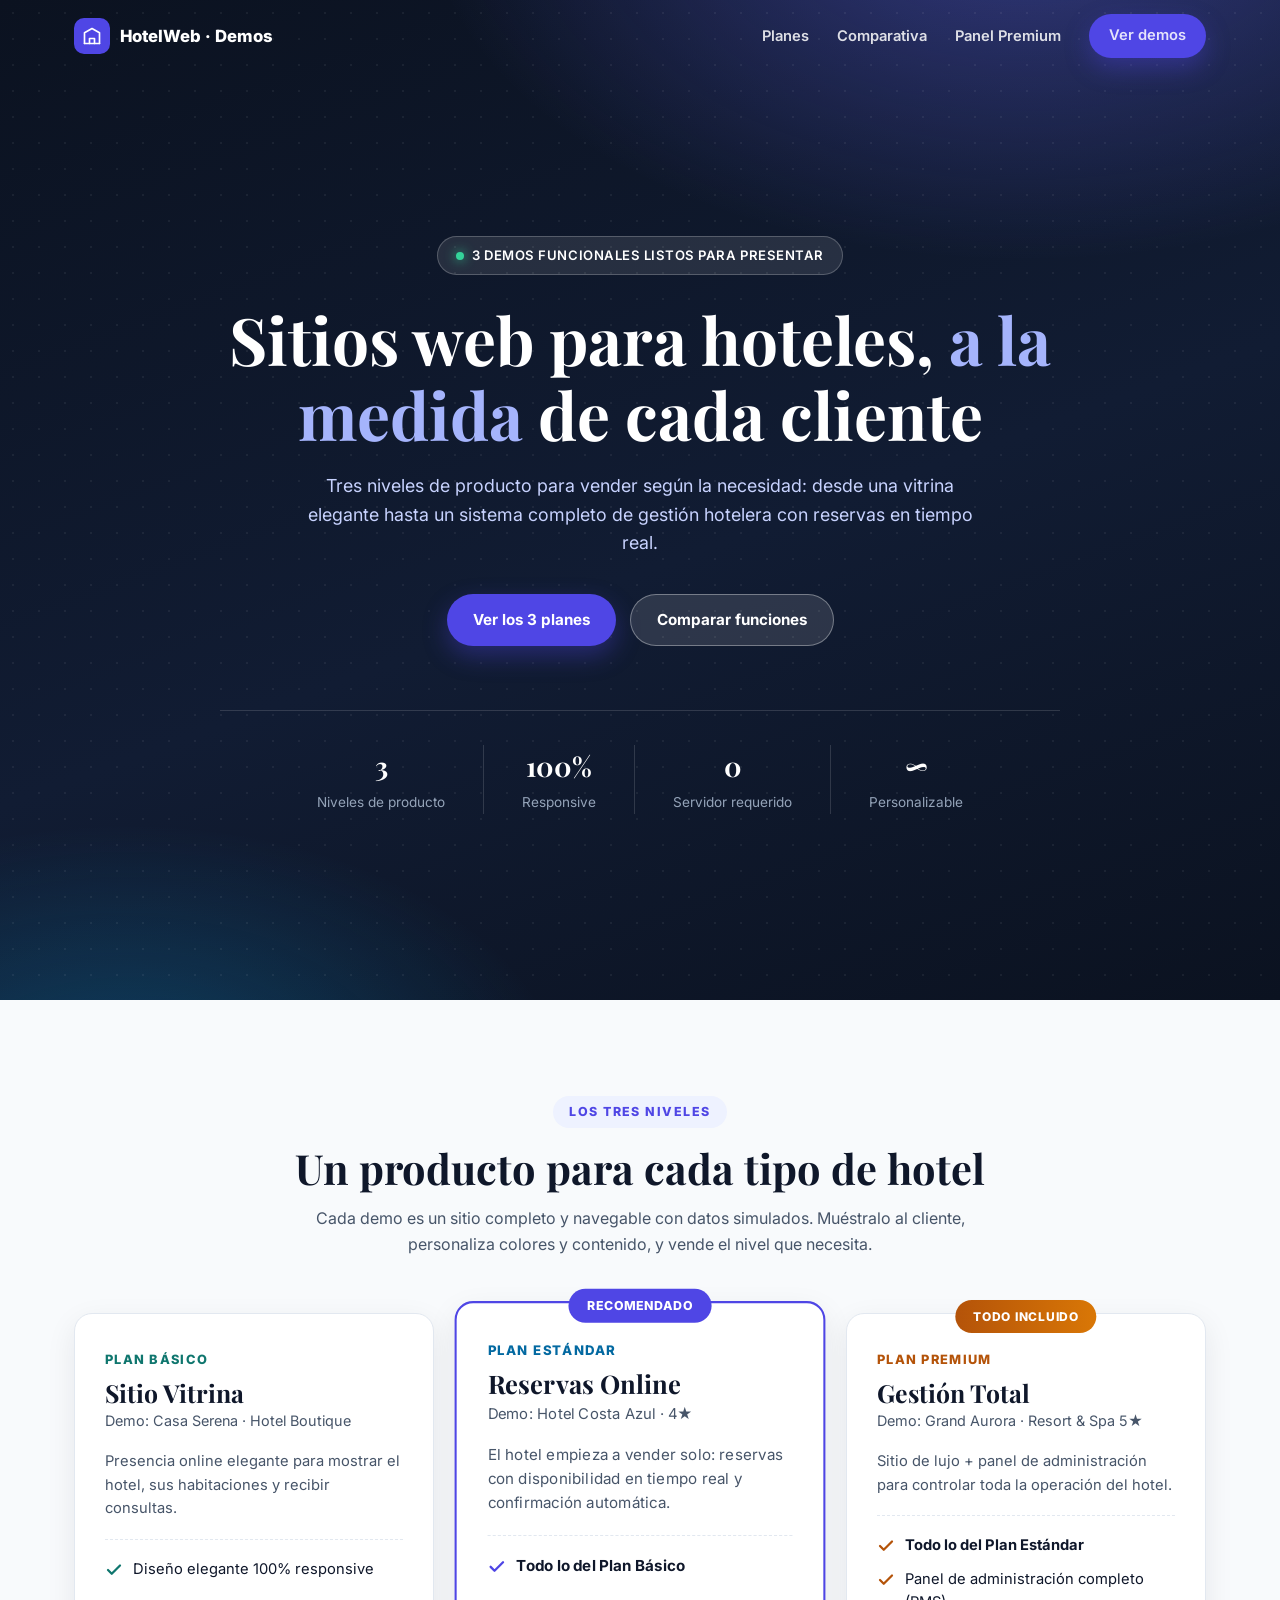
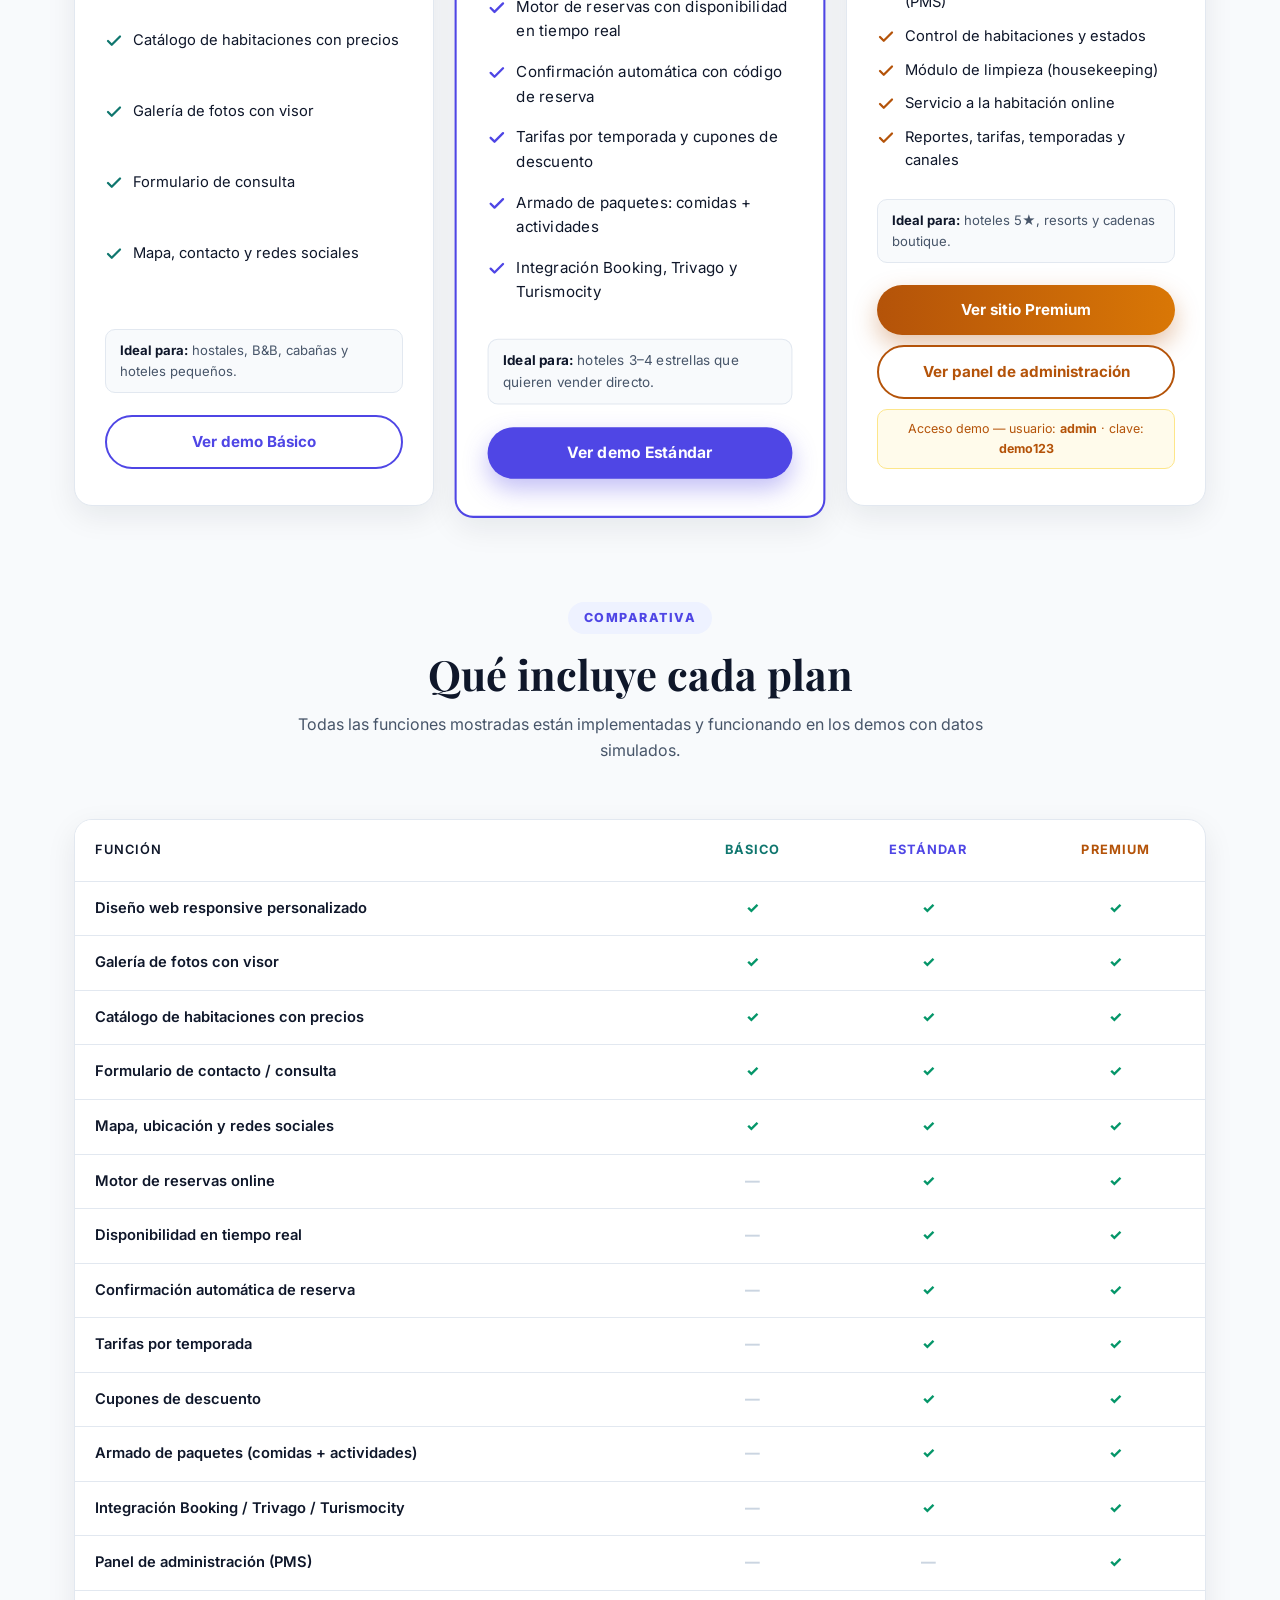
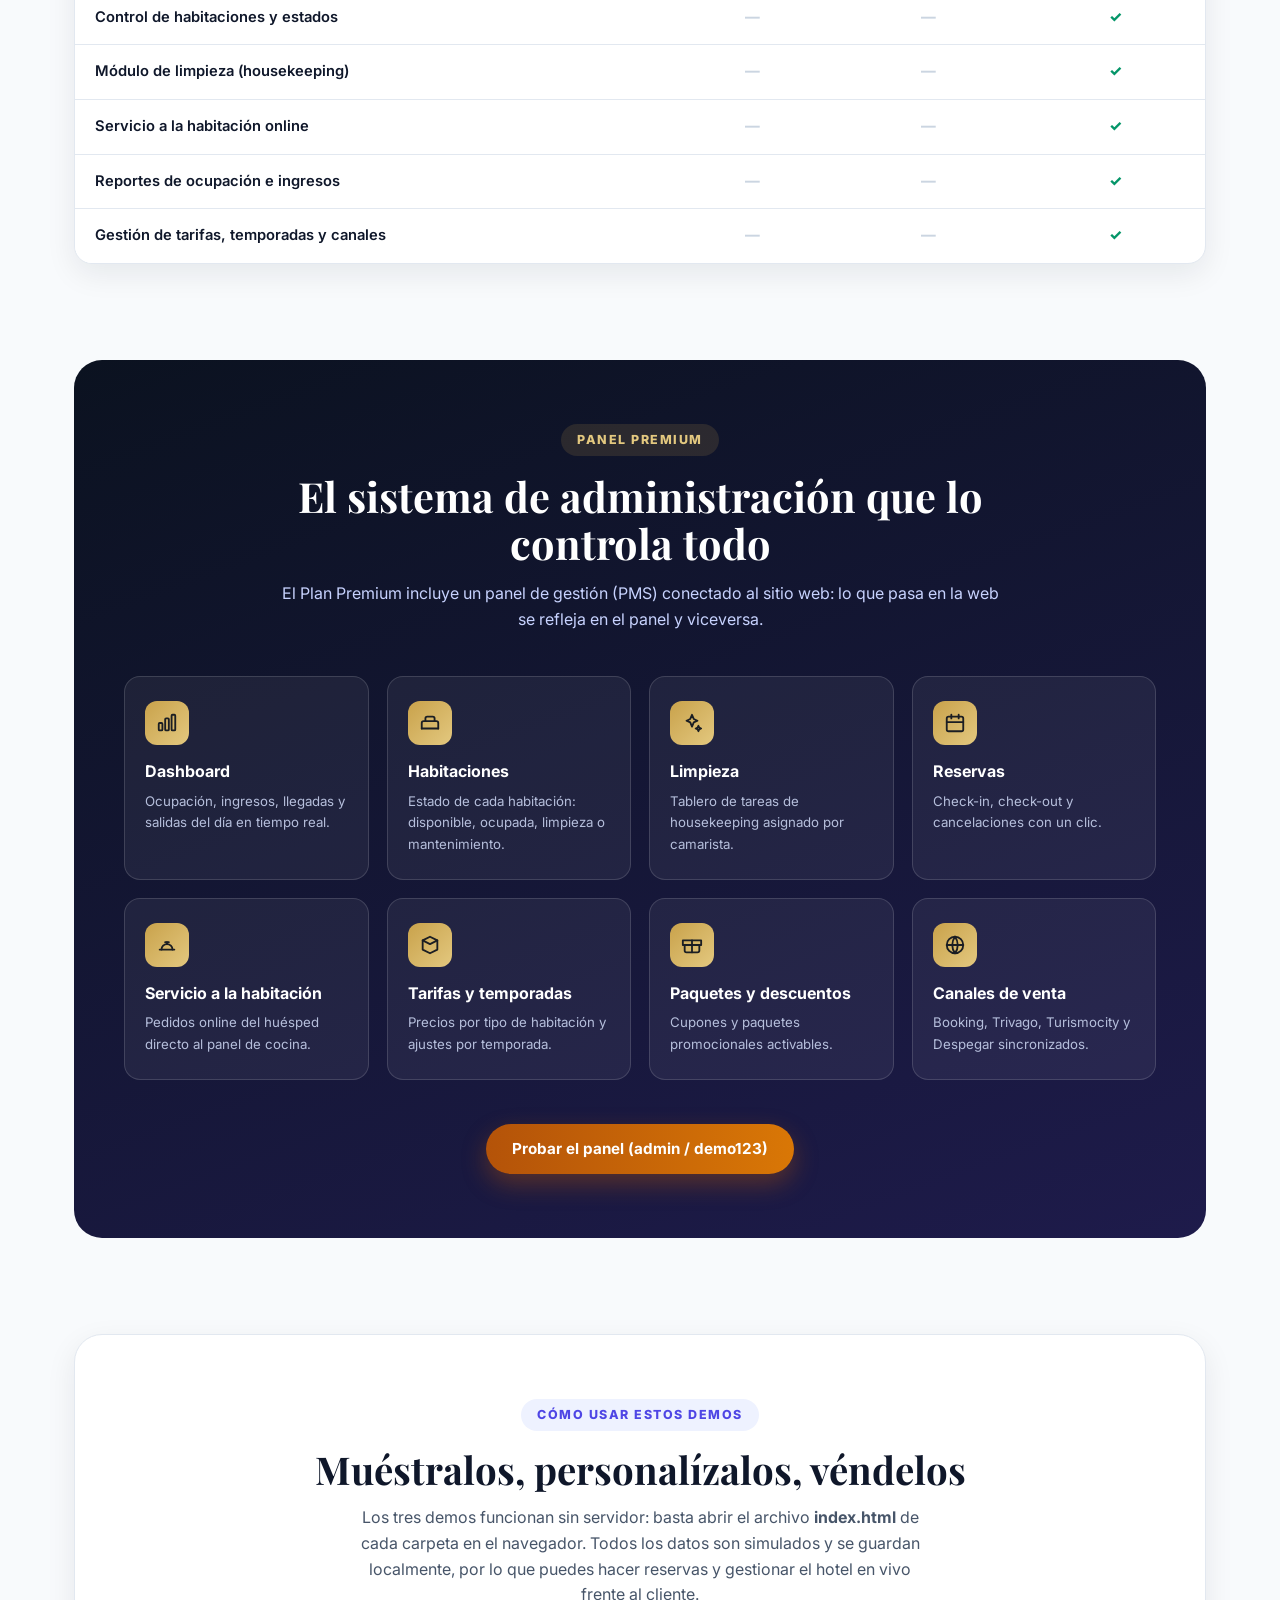
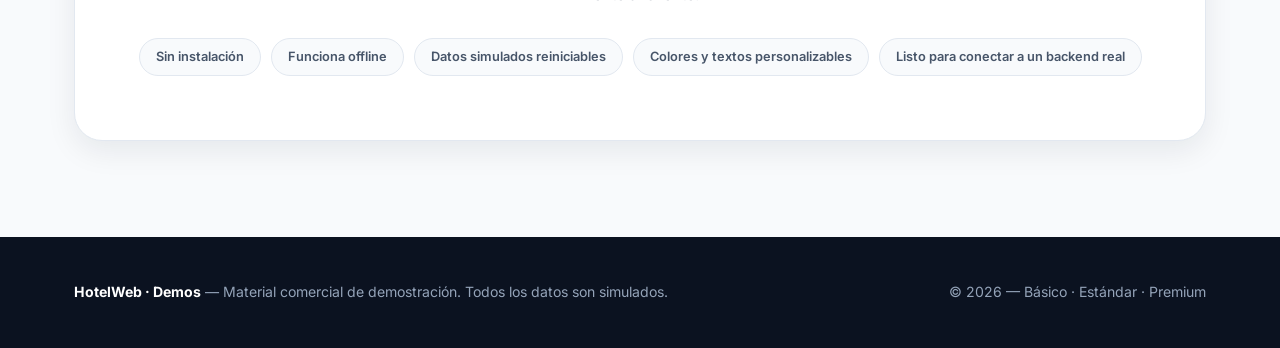
<file: index.html>
<!DOCTYPE html>
<html lang="es">
<head>
<meta charset="UTF-8">
<meta name="viewport" content="width=device-width, initial-scale=1.0">
<title>Sitios Web para Hoteles — 3 Demos según la necesidad de cada cliente</title>
<meta name="description" content="Tres demos de sitios web para hoteles: Plan Básico (vitrina), Plan Estándar (reservas online) y Plan Premium (gestión total con panel de administración).">
<link rel="icon" href="data:image/svg+xml,%3Csvg xmlns='http://www.w3.org/2000/svg' viewBox='0 0 32 32'%3E%3Crect width='32' height='32' rx='8' fill='%234F46E5'/%3E%3Cpath d='M8 22V12l8-5 8 5v10h-6v-6h-4v6z' fill='white'/%3E%3C/svg%3E">
<link rel="preconnect" href="https://fonts.googleapis.com">
<link rel="preconnect" href="https://fonts.gstatic.com" crossorigin>
<link href="https://fonts.googleapis.com/css2?family=Inter:wght@400;500;600;700;800&family=Playfair+Display:wght@600;700&display=swap" rel="stylesheet">
<style>
  :root{
    --ink:#0F172A; --slate:#475569; --line:#E2E8F0; --bg:#F8FAFC; --white:#fff;
    --indigo:#4F46E5; --indigo-dark:#3730A3; --indigo-soft:#EEF2FF;
    --green:#0F766E; --green-soft:#F0FDFA;
    --blue:#0369A1; --blue-soft:#F0F9FF;
    --gold:#B45309; --gold-soft:#FFFBEB;
    --radius:18px;
    --shadow:0 10px 30px rgba(15,23,42,.08);
    --shadow-lg:0 24px 60px rgba(15,23,42,.14);
  }
  *{margin:0;padding:0;box-sizing:border-box}
  html{scroll-behavior:smooth}
  body{font-family:'Inter',system-ui,-apple-system,Segoe UI,Roboto,sans-serif;color:var(--ink);background:var(--bg);line-height:1.6}
  h1,h2,h3{font-family:'Playfair Display',Georgia,serif;line-height:1.15}
  img,svg{display:block}
  a{text-decoration:none;color:inherit}
  .wrap{max-width:1180px;margin:0 auto;padding:0 24px}
  .reveal{opacity:0;transform:translateY(26px);transition:opacity .7s ease,transform .7s ease}
  .reveal.visible{opacity:1;transform:none}

  /* ---------- Header ---------- */
  header{position:fixed;inset:0 0 auto 0;z-index:50;transition:background .3s,box-shadow .3s}
  header.scrolled{background:rgba(255,255,255,.9);backdrop-filter:blur(12px);box-shadow:0 1px 0 var(--line)}
  .nav{display:flex;align-items:center;justify-content:space-between;height:72px}
  .brand{display:flex;align-items:center;gap:10px;font-weight:800;font-size:1.05rem;color:#fff;transition:color .3s}
  header.scrolled .brand{color:var(--ink)}
  .brand .logo{width:36px;height:36px;border-radius:10px;background:var(--indigo);display:grid;place-items:center;color:#fff}
  .nav-links{display:flex;align-items:center;gap:28px;list-style:none}
  .nav-links a{font-size:.92rem;font-weight:600;color:rgba(255,255,255,.85);transition:color .3s}
  .nav-links a:hover{color:#fff}
  header.scrolled .nav-links a{color:var(--slate)}
  header.scrolled .nav-links a:hover{color:var(--ink)}
  .btn{display:inline-flex;align-items:center;justify-content:center;gap:8px;font-weight:700;font-size:.95rem;padding:13px 26px;border-radius:999px;border:0;cursor:pointer;transition:transform .2s,box-shadow .2s,background .2s}
  .btn:hover{transform:translateY(-2px)}
  .btn-primary{background:var(--indigo);color:#fff;box-shadow:0 10px 24px rgba(79,70,229,.35)}
  .btn-primary:hover{background:var(--indigo-dark)}
  .btn-ghost{background:rgba(255,255,255,.12);color:#fff;border:1px solid rgba(255,255,255,.35)}
  .btn-ghost:hover{background:rgba(255,255,255,.2)}
  .btn-outline{background:#fff;color:var(--indigo);border:2px solid var(--indigo)}
  .btn-outline:hover{background:var(--indigo-soft)}
  .btn-sm{padding:10px 20px;font-size:.88rem}
  .hamb{display:none;background:none;border:0;cursor:pointer;padding:8px}
  .hamb span{display:block;width:24px;height:2px;background:#fff;margin:5px 0;transition:.3s}
  header.scrolled .hamb span{background:var(--ink)}

  /* ---------- Hero ---------- */
  .hero{position:relative;min-height:92vh;display:flex;align-items:center;color:#fff;overflow:hidden;
    background:radial-gradient(1000px 600px at 80% -10%,rgba(99,102,241,.45),transparent 60%),
               radial-gradient(800px 500px at 10% 110%,rgba(14,165,233,.30),transparent 55%),
               linear-gradient(160deg,#0B1220 0%,#111C33 55%,#0B1220 100%)}
  .hero::after{content:"";position:absolute;inset:0;background-image:radial-gradient(rgba(255,255,255,.06) 1px,transparent 1px);background-size:26px 26px;pointer-events:none}
  .hero-inner{position:relative;z-index:2;padding:140px 0 90px;text-align:center}
  .pill{display:inline-flex;align-items:center;gap:8px;background:rgba(255,255,255,.1);border:1px solid rgba(255,255,255,.22);padding:8px 18px;border-radius:999px;font-size:.82rem;font-weight:600;letter-spacing:.04em;text-transform:uppercase}
  .pill .dot{width:8px;height:8px;border-radius:50%;background:#34D399;box-shadow:0 0 12px #34D399}
  .hero h1{font-size:clamp(2.3rem,5.4vw,4.1rem);margin:26px auto 20px;max-width:840px}
  .hero h1 em{font-style:normal;color:#A5B4FC}
  .hero p.sub{max-width:680px;margin:0 auto 36px;color:#C7D2FE;font-size:1.12rem}
  .hero-cta{display:flex;gap:14px;justify-content:center;flex-wrap:wrap}
  .hero-stats{display:flex;gap:0;justify-content:center;flex-wrap:wrap;margin-top:64px;border-top:1px solid rgba(255,255,255,.14);padding-top:34px}
  .hero-stats .stat{padding:0 38px;text-align:center}
  .hero-stats .stat + .stat{border-left:1px solid rgba(255,255,255,.14)}
  .hero-stats b{display:block;font-size:1.7rem;font-family:'Playfair Display',serif}
  .hero-stats span{font-size:.85rem;color:#94A3B8}

  /* ---------- Sections ---------- */
  section{padding:96px 0}
  .sec-head{text-align:center;max-width:720px;margin:0 auto 56px}
  .sec-tag{display:inline-block;font-size:.78rem;font-weight:800;letter-spacing:.12em;text-transform:uppercase;color:var(--indigo);background:var(--indigo-soft);padding:6px 16px;border-radius:999px;margin-bottom:16px}
  .sec-head h2{font-size:clamp(1.8rem,3.4vw,2.6rem)}
  .sec-head p{color:var(--slate);margin-top:14px}

  /* ---------- Plans ---------- */
  .plans{display:grid;grid-template-columns:repeat(3,1fr);gap:26px;align-items:stretch}
  .plan{position:relative;background:#fff;border:1px solid var(--line);border-radius:var(--radius);padding:36px 30px;display:flex;flex-direction:column;box-shadow:var(--shadow);transition:transform .3s,box-shadow .3s}
  .plan:hover{transform:translateY(-8px);box-shadow:var(--shadow-lg)}
  .plan .badge{position:absolute;top:-14px;left:50%;transform:translateX(-50%);font-size:.75rem;font-weight:800;letter-spacing:.06em;text-transform:uppercase;color:#fff;padding:7px 18px;border-radius:999px;white-space:nowrap}
  .plan.featured{border:2px solid var(--indigo);transform:scale(1.03)}
  .plan.featured:hover{transform:scale(1.03) translateY(-8px)}
  .plan .level{font-size:.8rem;font-weight:800;letter-spacing:.1em;text-transform:uppercase}
  .plan h3{font-size:1.55rem;margin:8px 0 2px}
  .plan .hotel{font-size:.9rem;color:var(--slate);margin-bottom:18px}
  .plan .desc{font-size:.92rem;color:var(--slate);padding-bottom:18px;border-bottom:1px dashed var(--line);margin-bottom:18px}
  .plan ul{list-style:none;display:grid;gap:10px;margin-bottom:26px;flex:1}
  .plan ul li{display:flex;gap:10px;font-size:.92rem;align-items:flex-start}
  .plan ul li svg{flex:0 0 18px;margin-top:3px}
  .plan .ideal{font-size:.82rem;background:var(--bg);border:1px solid var(--line);border-radius:10px;padding:10px 14px;color:var(--slate);margin-bottom:22px}
  .plan .ideal b{color:var(--ink)}
  .plan .actions{display:grid;gap:10px}
  .c-green{color:var(--green)} .c-blue{color:var(--blue)} .c-gold{color:var(--gold)}
  .badge-green{background:var(--green)} .badge-blue{background:var(--indigo)} .badge-gold{background:linear-gradient(90deg,#B45309,#D97706)}
  .note-admin{font-size:.78rem;color:var(--gold);background:var(--gold-soft);border:1px solid #FDE68A;border-radius:10px;padding:9px 14px;text-align:center}

  /* ---------- Compare ---------- */
  .compare-wrap{overflow-x:auto;background:#fff;border:1px solid var(--line);border-radius:var(--radius);box-shadow:var(--shadow)}
  table{width:100%;border-collapse:collapse;min-width:680px}
  th,td{padding:15px 20px;text-align:center;font-size:.92rem;border-bottom:1px solid var(--line)}
  th{font-size:.8rem;letter-spacing:.08em;text-transform:uppercase}
  td:first-child,th:first-child{text-align:left;font-weight:600;position:sticky;left:0;background:#fff;min-width:250px}
  tbody tr:hover{background:#F8FAFC}
  tbody tr:last-child td{border-bottom:0}
  thead th{padding:20px}
  .th-basic{color:var(--green)} .th-std{color:var(--indigo)} .th-prem{color:var(--gold)}
  .yes{color:#059669;font-weight:800} .no{color:#CBD5E1;font-weight:800}

  /* ---------- Premium modules ---------- */
  .modules{background:linear-gradient(160deg,#0B1220,#1E1B4B);color:#fff;border-radius:28px;padding:64px 8px}
  .modules .sec-head h2{color:#fff}
  .modules .sec-head p{color:#C7D2FE}
  .mod-grid{display:grid;grid-template-columns:repeat(4,1fr);gap:18px;max-width:1080px;margin:0 auto;padding:0 24px}
  .mod{background:rgba(255,255,255,.06);border:1px solid rgba(255,255,255,.14);border-radius:16px;padding:24px 20px;transition:background .25s,transform .25s}
  .mod:hover{background:rgba(255,255,255,.11);transform:translateY(-4px)}
  .mod .ic{width:44px;height:44px;border-radius:12px;background:linear-gradient(135deg,#C9A24B,#E3C87F);display:grid;place-items:center;color:#1B1E23;margin-bottom:14px}
  .mod h4{font-size:1rem;font-family:'Inter',sans-serif;font-weight:700;margin-bottom:6px}
  .mod p{font-size:.83rem;color:#B6BFDC}

  /* ---------- CTA final ---------- */
  .final{text-align:center}
  .final .card{background:#fff;border:1px solid var(--line);border-radius:28px;box-shadow:var(--shadow);padding:64px 32px}
  .final h2{font-size:clamp(1.7rem,3vw,2.4rem);margin-bottom:14px}
  .final p{color:var(--slate);max-width:560px;margin:0 auto 30px}
  .chips{display:flex;gap:10px;justify-content:center;flex-wrap:wrap;margin-top:26px}
  .chip{font-size:.8rem;font-weight:600;color:var(--slate);background:var(--bg);border:1px solid var(--line);padding:8px 16px;border-radius:999px}

  footer{background:#0B1220;color:#94A3B8;padding:44px 0;font-size:.88rem}
  footer .wrap{display:flex;justify-content:space-between;align-items:center;gap:20px;flex-wrap:wrap}
  footer b{color:#fff}

  @media (max-width:960px){
    .plans{grid-template-columns:1fr;max-width:480px;margin:0 auto}
    .plan.featured{transform:none}
    .plan.featured:hover{transform:translateY(-8px)}
    .mod-grid{grid-template-columns:repeat(2,1fr)}
  }
  @media (max-width:640px){
    .nav-links{position:fixed;inset:72px 0 auto 0;background:#fff;flex-direction:column;padding:22px;gap:16px;box-shadow:0 20px 40px rgba(15,23,42,.15);transform:translateY(-130%);transition:transform .35s}
    .nav-links.open{transform:none}
    .nav-links a{color:var(--slate)!important}
    .hamb{display:block}
    .hero-stats .stat{padding:0 20px}
    section{padding:72px 0}
    .mod-grid{grid-template-columns:1fr}
  }
</style>
</head>
<body>

<header id="header">
  <div class="wrap nav">
    <a class="brand" href="#">
      <span class="logo">
        <svg width="20" height="20" viewBox="0 0 24 24" fill="none" stroke="currentColor" stroke-width="2" stroke-linecap="round" stroke-linejoin="round"><path d="M3 21V8l9-5 9 5v13"/><path d="M9 21v-6h6v6"/><path d="M3 21h18"/></svg>
      </span>
      HotelWeb · Demos
    </a>
    <ul class="nav-links" id="navLinks">
      <li><a href="#planes">Planes</a></li>
      <li><a href="#comparativa">Comparativa</a></li>
      <li><a href="#premium">Panel Premium</a></li>
      <li><a href="#planes" class="btn btn-primary btn-sm">Ver demos</a></li>
    </ul>
    <button class="hamb" id="hamb" aria-label="Menú"><span></span><span></span><span></span></button>
  </div>
</header>

<section class="hero">
  <div class="wrap hero-inner">
    <span class="pill"><span class="dot"></span> 3 demos funcionales listos para presentar</span>
    <h1>Sitios web para hoteles, <em>a la medida</em> de cada cliente</h1>
    <p class="sub">Tres niveles de producto para vender según la necesidad: desde una vitrina elegante hasta un sistema completo de gestión hotelera con reservas en tiempo real.</p>
    <div class="hero-cta">
      <a href="#planes" class="btn btn-primary">Ver los 3 planes</a>
      <a href="#comparativa" class="btn btn-ghost">Comparar funciones</a>
    </div>
    <div class="hero-stats">
      <div class="stat"><b>3</b><span>Niveles de producto</span></div>
      <div class="stat"><b>100%</b><span>Responsive</span></div>
      <div class="stat"><b>0</b><span>Servidor requerido</span></div>
      <div class="stat"><b>∞</b><span>Personalizable</span></div>
    </div>
  </div>
</section>

<section id="planes">
  <div class="wrap">
    <div class="sec-head reveal">
      <span class="sec-tag">Los tres niveles</span>
      <h2>Un producto para cada tipo de hotel</h2>
      <p>Cada demo es un sitio completo y navegable con datos simulados. Muéstralo al cliente, personaliza colores y contenido, y vende el nivel que necesita.</p>
    </div>

    <div class="plans">
      <!-- BÁSICO -->
      <article class="plan reveal">
        <span class="level c-green">Plan Básico</span>
        <h3>Sitio Vitrina</h3>
        <p class="hotel">Demo: Casa Serena · Hotel Boutique</p>
        <p class="desc">Presencia online elegante para mostrar el hotel, sus habitaciones y recibir consultas.</p>
        <ul>
          <li><svg width="18" height="18" viewBox="0 0 24 24" fill="none" stroke="#0F766E" stroke-width="3" stroke-linecap="round" stroke-linejoin="round"><path d="M20 6L9 17l-5-5"/></svg>Diseño elegante 100% responsive</li>
          <li><svg width="18" height="18" viewBox="0 0 24 24" fill="none" stroke="#0F766E" stroke-width="3" stroke-linecap="round" stroke-linejoin="round"><path d="M20 6L9 17l-5-5"/></svg>Catálogo de habitaciones con precios</li>
          <li><svg width="18" height="18" viewBox="0 0 24 24" fill="none" stroke="#0F766E" stroke-width="3" stroke-linecap="round" stroke-linejoin="round"><path d="M20 6L9 17l-5-5"/></svg>Galería de fotos con visor</li>
          <li><svg width="18" height="18" viewBox="0 0 24 24" fill="none" stroke="#0F766E" stroke-width="3" stroke-linecap="round" stroke-linejoin="round"><path d="M20 6L9 17l-5-5"/></svg>Formulario de consulta</li>
          <li><svg width="18" height="18" viewBox="0 0 24 24" fill="none" stroke="#0F766E" stroke-width="3" stroke-linecap="round" stroke-linejoin="round"><path d="M20 6L9 17l-5-5"/></svg>Mapa, contacto y redes sociales</li>
        </ul>
        <p class="ideal"><b>Ideal para:</b> hostales, B&amp;B, cabañas y hoteles pequeños.</p>
        <div class="actions">
          <a class="btn btn-outline" href="./hotel-base/index.html">Ver demo Básico</a>
        </div>
      </article>

      <!-- ESTÁNDAR -->
      <article class="plan featured reveal">
        <span class="badge badge-blue">Recomendado</span>
        <span class="level c-blue">Plan Estándar</span>
        <h3>Reservas Online</h3>
        <p class="hotel">Demo: Hotel Costa Azul · 4★</p>
        <p class="desc">El hotel empieza a vender solo: reservas con disponibilidad en tiempo real y confirmación automática.</p>
        <ul>
          <li><svg width="18" height="18" viewBox="0 0 24 24" fill="none" stroke="#4F46E5" stroke-width="3" stroke-linecap="round" stroke-linejoin="round"><path d="M20 6L9 17l-5-5"/></svg><b>Todo lo del Plan Básico</b></li>
          <li><svg width="18" height="18" viewBox="0 0 24 24" fill="none" stroke="#4F46E5" stroke-width="3" stroke-linecap="round" stroke-linejoin="round"><path d="M20 6L9 17l-5-5"/></svg>Motor de reservas con disponibilidad en tiempo real</li>
          <li><svg width="18" height="18" viewBox="0 0 24 24" fill="none" stroke="#4F46E5" stroke-width="3" stroke-linecap="round" stroke-linejoin="round"><path d="M20 6L9 17l-5-5"/></svg>Confirmación automática con código de reserva</li>
          <li><svg width="18" height="18" viewBox="0 0 24 24" fill="none" stroke="#4F46E5" stroke-width="3" stroke-linecap="round" stroke-linejoin="round"><path d="M20 6L9 17l-5-5"/></svg>Tarifas por temporada y cupones de descuento</li>
          <li><svg width="18" height="18" viewBox="0 0 24 24" fill="none" stroke="#4F46E5" stroke-width="3" stroke-linecap="round" stroke-linejoin="round"><path d="M20 6L9 17l-5-5"/></svg>Armado de paquetes: comidas + actividades</li>
          <li><svg width="18" height="18" viewBox="0 0 24 24" fill="none" stroke="#4F46E5" stroke-width="3" stroke-linecap="round" stroke-linejoin="round"><path d="M20 6L9 17l-5-5"/></svg>Integración Booking, Trivago y Turismocity</li>
        </ul>
        <p class="ideal"><b>Ideal para:</b> hoteles 3–4 estrellas que quieren vender directo.</p>
        <div class="actions">
          <a class="btn btn-primary" href="./hotel-estandar/index.html">Ver demo Estándar</a>
        </div>
      </article>

      <!-- PREMIUM -->
      <article class="plan reveal">
        <span class="badge badge-gold">Todo incluido</span>
        <span class="level c-gold">Plan Premium</span>
        <h3>Gestión Total</h3>
        <p class="hotel">Demo: Grand Aurora · Resort &amp; Spa 5★</p>
        <p class="desc">Sitio de lujo + panel de administración para controlar toda la operación del hotel.</p>
        <ul>
          <li><svg width="18" height="18" viewBox="0 0 24 24" fill="none" stroke="#B45309" stroke-width="3" stroke-linecap="round" stroke-linejoin="round"><path d="M20 6L9 17l-5-5"/></svg><b>Todo lo del Plan Estándar</b></li>
          <li><svg width="18" height="18" viewBox="0 0 24 24" fill="none" stroke="#B45309" stroke-width="3" stroke-linecap="round" stroke-linejoin="round"><path d="M20 6L9 17l-5-5"/></svg>Panel de administración completo (PMS)</li>
          <li><svg width="18" height="18" viewBox="0 0 24 24" fill="none" stroke="#B45309" stroke-width="3" stroke-linecap="round" stroke-linejoin="round"><path d="M20 6L9 17l-5-5"/></svg>Control de habitaciones y estados</li>
          <li><svg width="18" height="18" viewBox="0 0 24 24" fill="none" stroke="#B45309" stroke-width="3" stroke-linecap="round" stroke-linejoin="round"><path d="M20 6L9 17l-5-5"/></svg>Módulo de limpieza (housekeeping)</li>
          <li><svg width="18" height="18" viewBox="0 0 24 24" fill="none" stroke="#B45309" stroke-width="3" stroke-linecap="round" stroke-linejoin="round"><path d="M20 6L9 17l-5-5"/></svg>Servicio a la habitación online</li>
          <li><svg width="18" height="18" viewBox="0 0 24 24" fill="none" stroke="#B45309" stroke-width="3" stroke-linecap="round" stroke-linejoin="round"><path d="M20 6L9 17l-5-5"/></svg>Reportes, tarifas, temporadas y canales</li>
        </ul>
        <p class="ideal"><b>Ideal para:</b> hoteles 5★, resorts y cadenas boutique.</p>
        <div class="actions">
          <a class="btn btn-primary" style="background:linear-gradient(90deg,#B45309,#D97706);box-shadow:0 10px 24px rgba(180,83,9,.35)" href="./hotel-premium/index.html">Ver sitio Premium</a>
          <a class="btn btn-outline" style="color:#B45309;border-color:#B45309" href="./hotel-premium/admin.html">Ver panel de administración</a>
          <span class="note-admin">Acceso demo — usuario: <b>admin</b> · clave: <b>demo123</b></span>
        </div>
      </article>
    </div>
  </div>
</section>

<section id="comparativa" style="padding-top:0">
  <div class="wrap">
    <div class="sec-head reveal">
      <span class="sec-tag">Comparativa</span>
      <h2>Qué incluye cada plan</h2>
      <p>Todas las funciones mostradas están implementadas y funcionando en los demos con datos simulados.</p>
    </div>
    <div class="compare-wrap reveal">
      <table>
        <thead>
          <tr>
            <th>Función</th>
            <th class="th-basic">Básico</th>
            <th class="th-std">Estándar</th>
            <th class="th-prem">Premium</th>
          </tr>
        </thead>
        <tbody>
          <tr><td>Diseño web responsive personalizado</td><td class="yes">✓</td><td class="yes">✓</td><td class="yes">✓</td></tr>
          <tr><td>Galería de fotos con visor</td><td class="yes">✓</td><td class="yes">✓</td><td class="yes">✓</td></tr>
          <tr><td>Catálogo de habitaciones con precios</td><td class="yes">✓</td><td class="yes">✓</td><td class="yes">✓</td></tr>
          <tr><td>Formulario de contacto / consulta</td><td class="yes">✓</td><td class="yes">✓</td><td class="yes">✓</td></tr>
          <tr><td>Mapa, ubicación y redes sociales</td><td class="yes">✓</td><td class="yes">✓</td><td class="yes">✓</td></tr>
          <tr><td>Motor de reservas online</td><td class="no">—</td><td class="yes">✓</td><td class="yes">✓</td></tr>
          <tr><td>Disponibilidad en tiempo real</td><td class="no">—</td><td class="yes">✓</td><td class="yes">✓</td></tr>
          <tr><td>Confirmación automática de reserva</td><td class="no">—</td><td class="yes">✓</td><td class="yes">✓</td></tr>
          <tr><td>Tarifas por temporada</td><td class="no">—</td><td class="yes">✓</td><td class="yes">✓</td></tr>
          <tr><td>Cupones de descuento</td><td class="no">—</td><td class="yes">✓</td><td class="yes">✓</td></tr>
          <tr><td>Armado de paquetes (comidas + actividades)</td><td class="no">—</td><td class="yes">✓</td><td class="yes">✓</td></tr>
          <tr><td>Integración Booking / Trivago / Turismocity</td><td class="no">—</td><td class="yes">✓</td><td class="yes">✓</td></tr>
          <tr><td>Panel de administración (PMS)</td><td class="no">—</td><td class="no">—</td><td class="yes">✓</td></tr>
          <tr><td>Control de habitaciones y estados</td><td class="no">—</td><td class="no">—</td><td class="yes">✓</td></tr>
          <tr><td>Módulo de limpieza (housekeeping)</td><td class="no">—</td><td class="no">—</td><td class="yes">✓</td></tr>
          <tr><td>Servicio a la habitación online</td><td class="no">—</td><td class="no">—</td><td class="yes">✓</td></tr>
          <tr><td>Reportes de ocupación e ingresos</td><td class="no">—</td><td class="no">—</td><td class="yes">✓</td></tr>
          <tr><td>Gestión de tarifas, temporadas y canales</td><td class="no">—</td><td class="no">—</td><td class="yes">✓</td></tr>
        </tbody>
      </table>
    </div>
  </div>
</section>

<section id="premium" style="padding-top:0">
  <div class="wrap">
    <div class="modules reveal">
      <div class="sec-head" style="margin-bottom:44px">
        <span class="sec-tag" style="background:rgba(201,162,75,.15);color:#E3C87F">Panel Premium</span>
        <h2>El sistema de administración que lo controla todo</h2>
        <p>El Plan Premium incluye un panel de gestión (PMS) conectado al sitio web: lo que pasa en la web se refleja en el panel y viceversa.</p>
      </div>
      <div class="mod-grid">
        <div class="mod"><div class="ic"><svg width="22" height="22" viewBox="0 0 24 24" fill="none" stroke="currentColor" stroke-width="2" stroke-linecap="round"><rect x="3" y="12" width="4" height="8" rx="1"/><rect x="10" y="7" width="4" height="13" rx="1"/><rect x="17" y="3" width="4" height="17" rx="1"/></svg></div><h4>Dashboard</h4><p>Ocupación, ingresos, llegadas y salidas del día en tiempo real.</p></div>
        <div class="mod"><div class="ic"><svg width="22" height="22" viewBox="0 0 24 24" fill="none" stroke="currentColor" stroke-width="2" stroke-linecap="round" stroke-linejoin="round"><path d="M3 18v-6a2 2 0 012-2h14a2 2 0 012 2v6"/><path d="M3 18h18"/><path d="M7 10V7a2 2 0 012-2h6a2 2 0 012 2v3"/></svg></div><h4>Habitaciones</h4><p>Estado de cada habitación: disponible, ocupada, limpieza o mantenimiento.</p></div>
        <div class="mod"><div class="ic"><svg width="22" height="22" viewBox="0 0 24 24" fill="none" stroke="currentColor" stroke-width="2" stroke-linecap="round" stroke-linejoin="round"><path d="M12 3l1.9 4.6L18 9.5l-4.1 1.9L12 16l-1.9-4.6L6 9.5l4.1-1.9z"/><path d="M19 15l.9 2.1L22 18l-2.1.9L19 21l-.9-2.1L16 18l2.1-.9z"/></svg></div><h4>Limpieza</h4><p>Tablero de tareas de housekeeping asignado por camarista.</p></div>
        <div class="mod"><div class="ic"><svg width="22" height="22" viewBox="0 0 24 24" fill="none" stroke="currentColor" stroke-width="2" stroke-linecap="round" stroke-linejoin="round"><rect x="3" y="5" width="18" height="16" rx="2"/><path d="M16 3v4M8 3v4M3 11h18"/></svg></div><h4>Reservas</h4><p>Check-in, check-out y cancelaciones con un clic.</p></div>
        <div class="mod"><div class="ic"><svg width="22" height="22" viewBox="0 0 24 24" fill="none" stroke="currentColor" stroke-width="2" stroke-linecap="round" stroke-linejoin="round"><path d="M4 17h16"/><path d="M6 17a6 6 0 0112 0"/><path d="M12 11V9"/><path d="M10 9h4"/></svg></div><h4>Servicio a la habitación</h4><p>Pedidos online del huésped directo al panel de cocina.</p></div>
        <div class="mod"><div class="ic"><svg width="22" height="22" viewBox="0 0 24 24" fill="none" stroke="currentColor" stroke-width="2" stroke-linecap="round" stroke-linejoin="round"><path d="M20 7l-8-4-8 4 8 4 8-4z"/><path d="M4 7v10l8 4 8-4V7"/></svg></div><h4>Tarifas y temporadas</h4><p>Precios por tipo de habitación y ajustes por temporada.</p></div>
        <div class="mod"><div class="ic"><svg width="22" height="22" viewBox="0 0 24 24" fill="none" stroke="currentColor" stroke-width="2" stroke-linecap="round" stroke-linejoin="round"><path d="M20 12v6a2 2 0 01-2 2H6a2 2 0 01-2-2v-6"/><path d="M2 7h20v5H2z"/><path d="M12 7v13"/></svg></div><h4>Paquetes y descuentos</h4><p>Cupones y paquetes promocionales activables.</p></div>
        <div class="mod"><div class="ic"><svg width="22" height="22" viewBox="0 0 24 24" fill="none" stroke="currentColor" stroke-width="2" stroke-linecap="round" stroke-linejoin="round"><circle cx="12" cy="12" r="9"/><path d="M3 12h18M12 3a15 15 0 010 18M12 3a15 15 0 000 18"/></svg></div><h4>Canales de venta</h4><p>Booking, Trivago, Turismocity y Despegar sincronizados.</p></div>
      </div>
      <div style="text-align:center;margin-top:44px">
        <a class="btn btn-primary" style="background:linear-gradient(90deg,#B45309,#D97706);box-shadow:0 10px 24px rgba(180,83,9,.4)" href="./hotel-premium/admin.html">Probar el panel (admin / demo123)</a>
      </div>
    </div>
  </div>
</section>

<section class="final" style="padding-top:0">
  <div class="wrap">
    <div class="card reveal">
      <span class="sec-tag">Cómo usar estos demos</span>
      <h2>Muéstralos, personalízalos, véndelos</h2>
      <p>Los tres demos funcionan sin servidor: basta abrir el archivo <b>index.html</b> de cada carpeta en el navegador. Todos los datos son simulados y se guardan localmente, por lo que puedes hacer reservas y gestionar el hotel en vivo frente al cliente.</p>
      <div class="chips">
        <span class="chip">Sin instalación</span>
        <span class="chip">Funciona offline</span>
        <span class="chip">Datos simulados reiniciables</span>
        <span class="chip">Colores y textos personalizables</span>
        <span class="chip">Listo para conectar a un backend real</span>
      </div>
    </div>
  </div>
</section>

<footer>
  <div class="wrap">
    <div><b>HotelWeb · Demos</b> — Material comercial de demostración. Todos los datos son simulados.</div>
    <div>© <span id="year"></span> — Básico · Estándar · Premium</div>
  </div>
</footer>

<script>
  // Header con fondo al hacer scroll
  const header = document.getElementById('header');
  const onScroll = () => header.classList.toggle('scrolled', window.scrollY > 40);
  window.addEventListener('scroll', onScroll, {passive:true});
  onScroll();

  // Menú móvil
  const hamb = document.getElementById('hamb');
  const navLinks = document.getElementById('navLinks');
  hamb.addEventListener('click', () => navLinks.classList.toggle('open'));
  navLinks.querySelectorAll('a').forEach(a => a.addEventListener('click', () => navLinks.classList.remove('open')));

  // Animaciones de aparición
  const io = new IntersectionObserver(entries => {
    entries.forEach(e => { if (e.isIntersecting) { e.target.classList.add('visible'); io.unobserve(e.target); } });
  }, {threshold:.12});
  document.querySelectorAll('.reveal').forEach(el => io.observe(el));

  // Año dinámico
  document.getElementById('year').textContent = new Date().getFullYear();
</script>
</body>
</html>
</file>
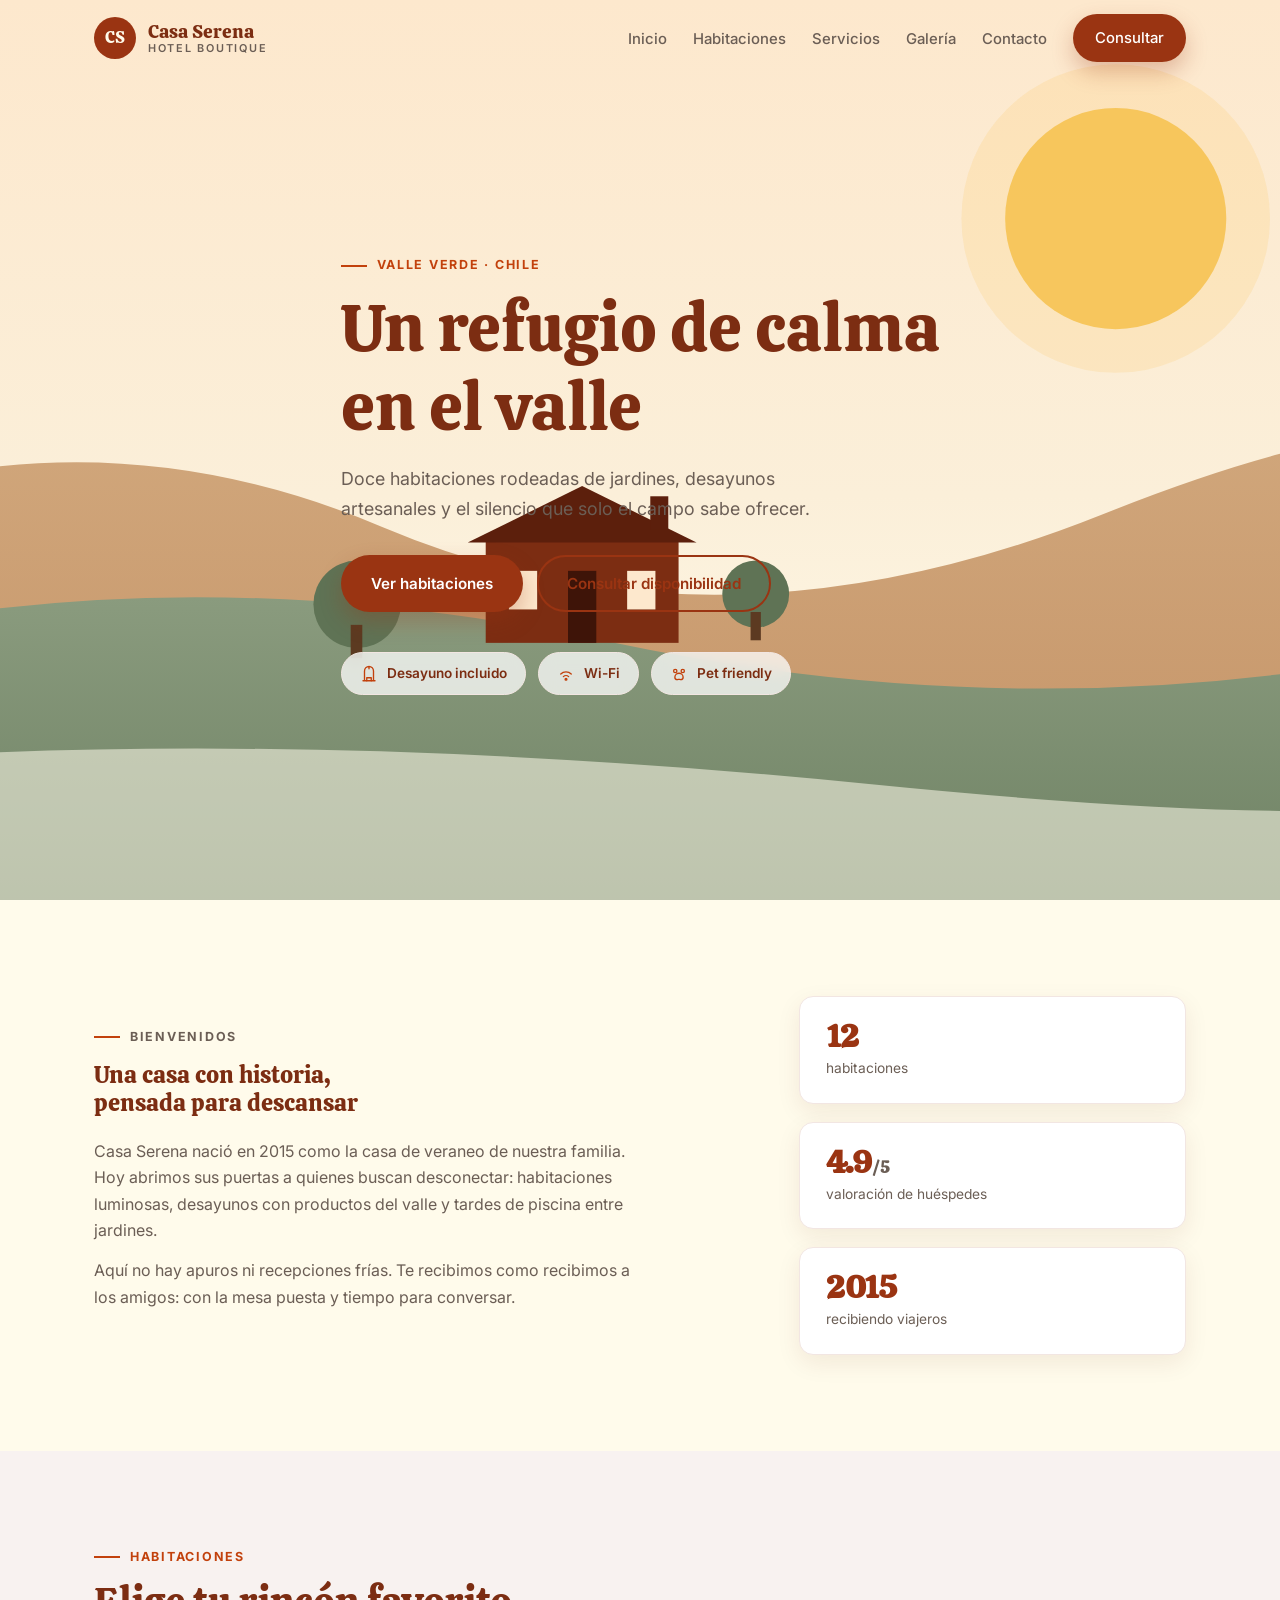
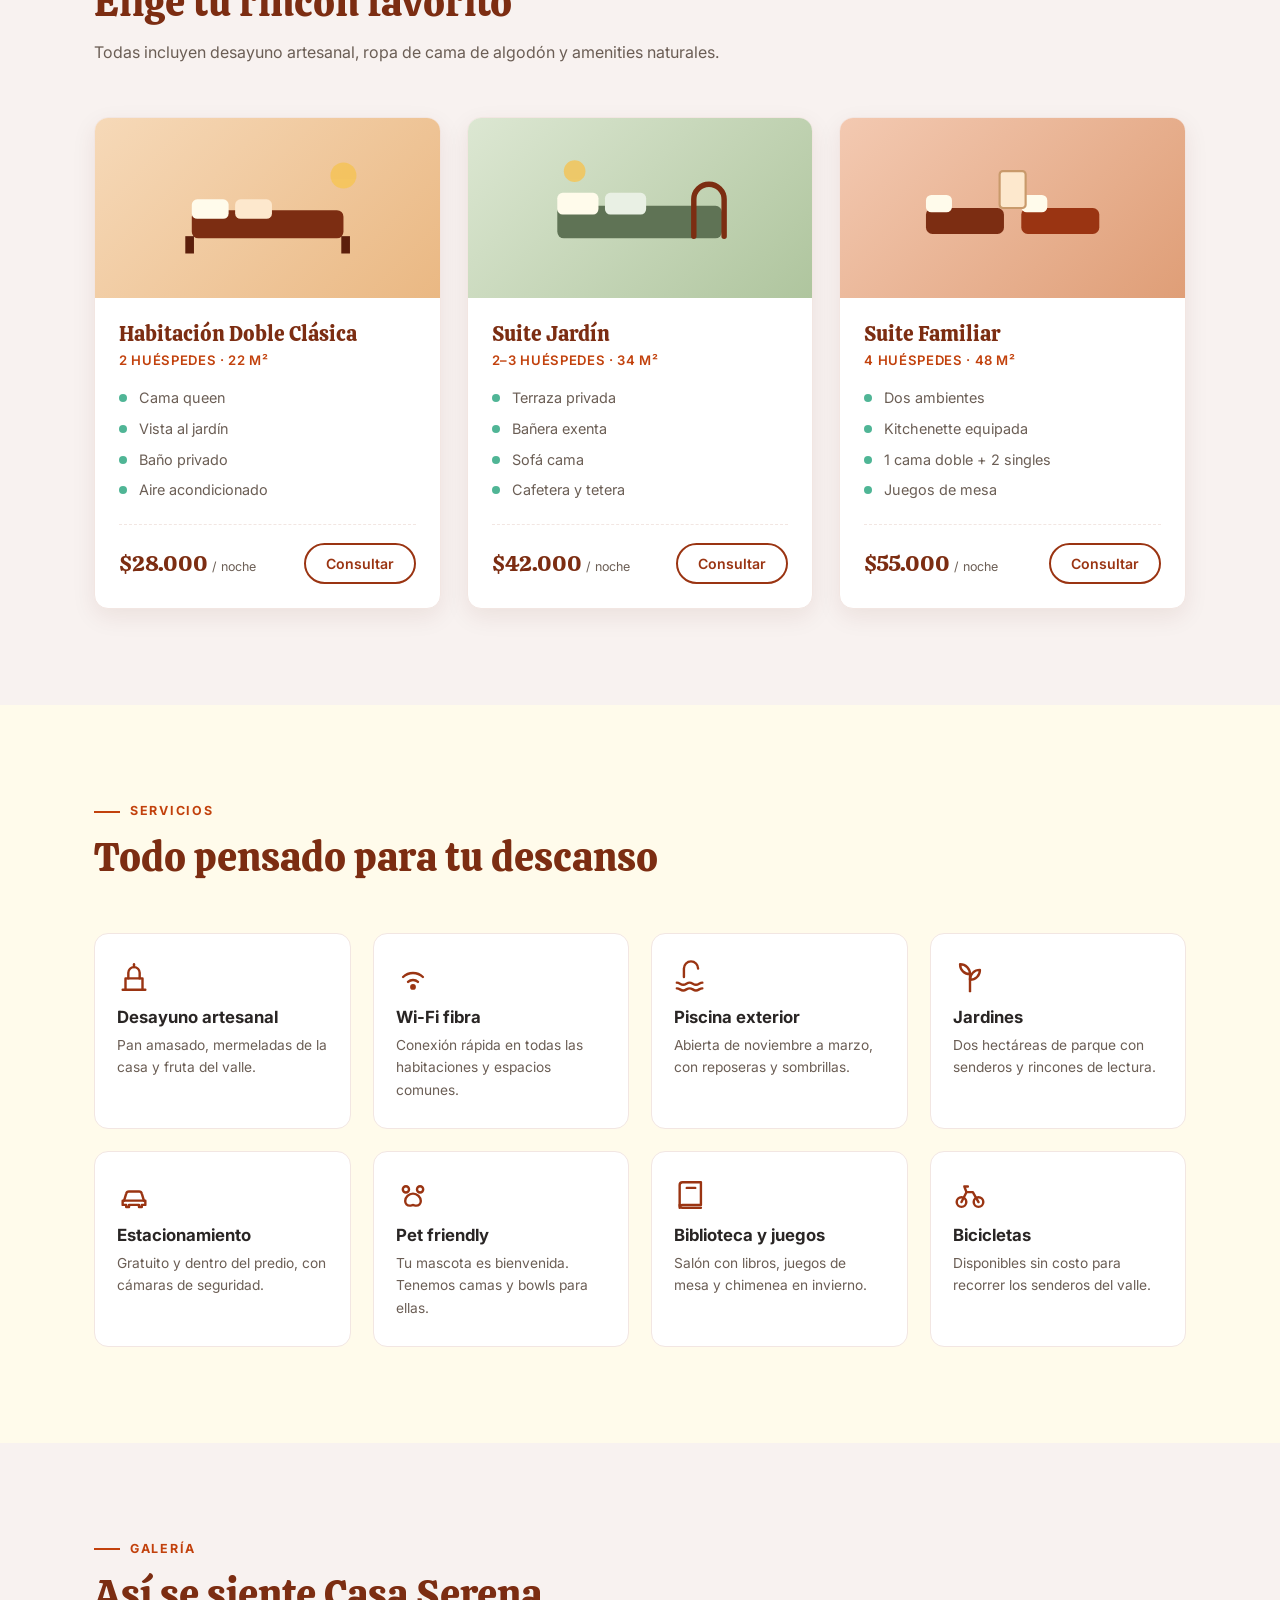
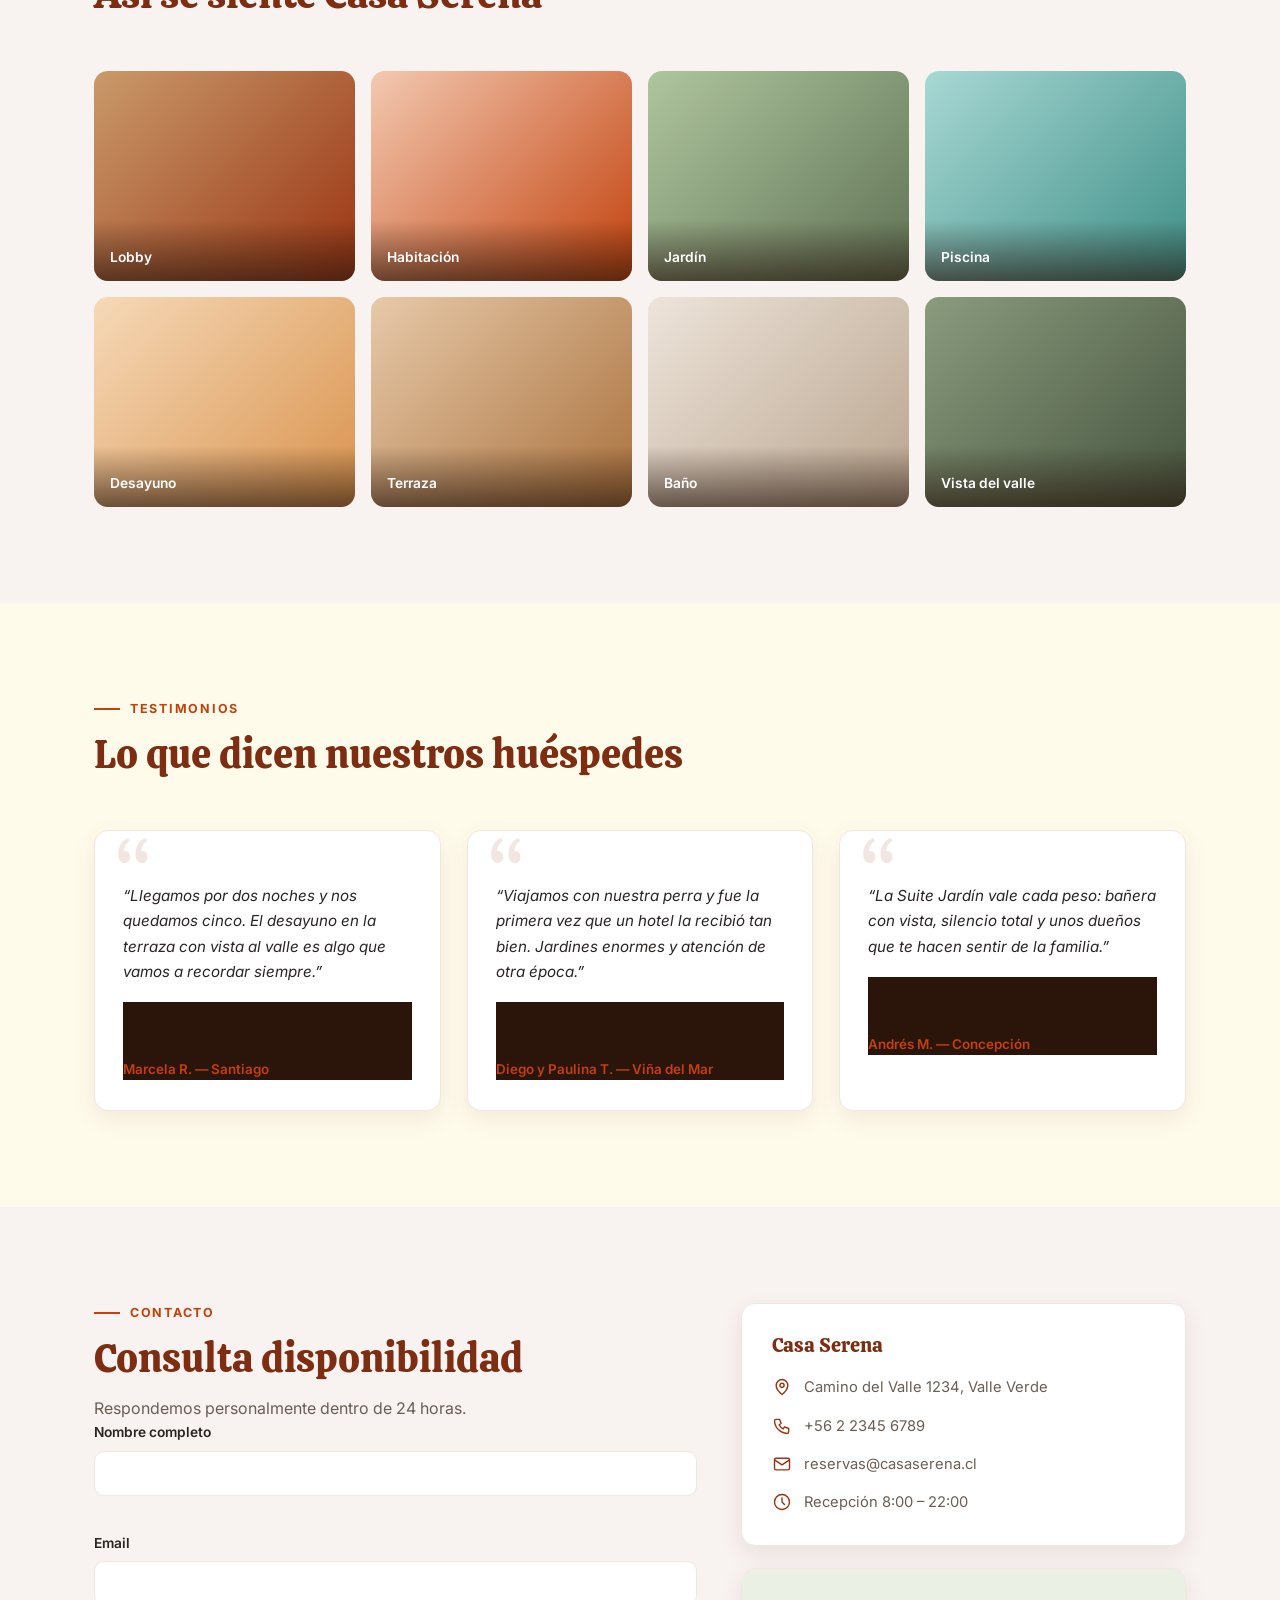
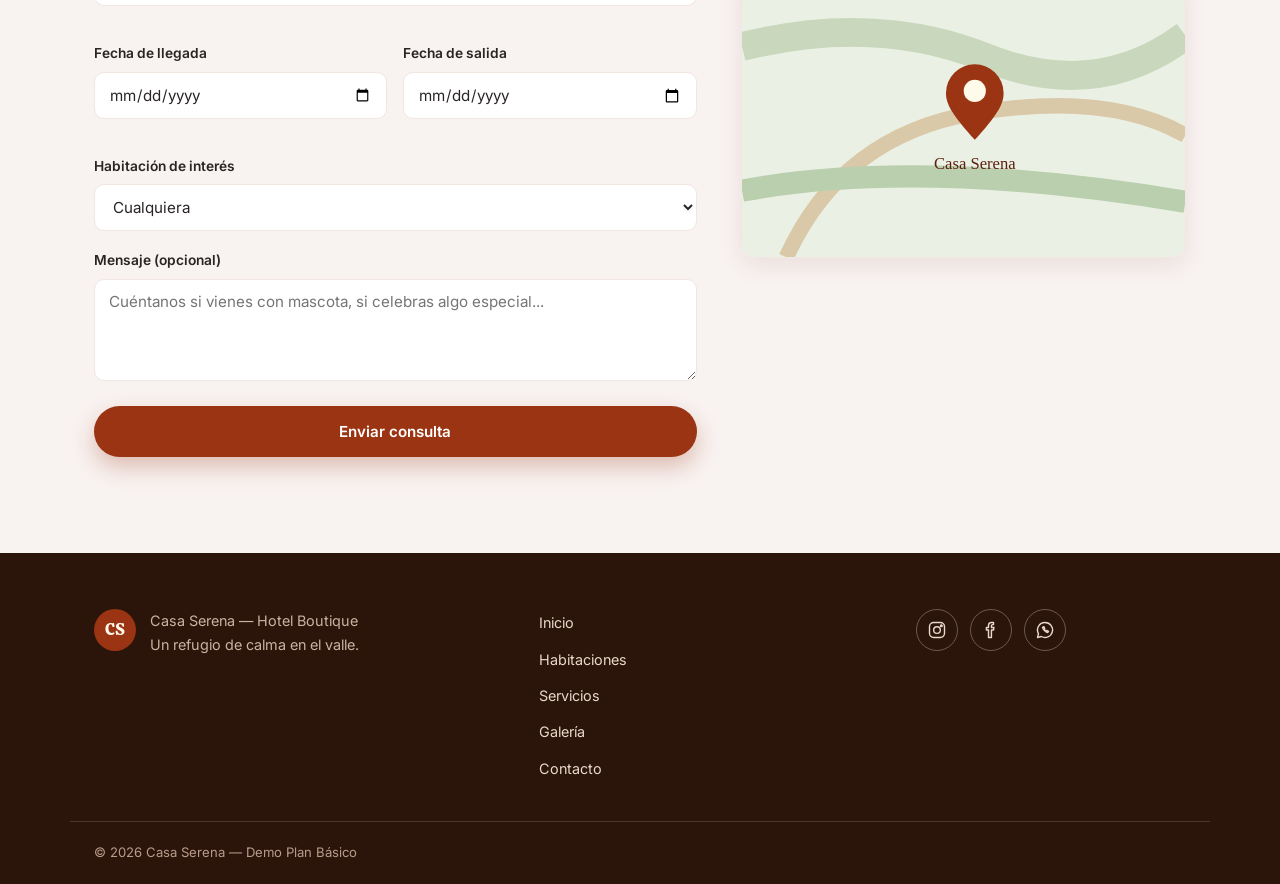
<file: hotel-base/index.html>
<!DOCTYPE html>
<html lang="es">
<head>
<meta charset="UTF-8">
<meta name="viewport" content="width=device-width, initial-scale=1.0">
<title>Casa Serena — Hotel Boutique en el valle</title>
<meta name="description" content="Casa Serena, hotel boutique de 12 habitaciones en el corazón del valle. Desayuno artesanal, jardines, piscina y calma absoluta.">
<link rel="icon" href="data:image/svg+xml,%3Csvg xmlns='http://www.w3.org/2000/svg' viewBox='0 0 32 32'%3E%3Ccircle cx='16' cy='16' r='16' fill='%239A3412'/%3E%3Ctext x='16' y='21' font-family='Georgia' font-size='13' fill='%23FFFBEB' text-anchor='middle'%3ECS%3C/text%3E%3C/svg%3E">
<link rel="preconnect" href="https://fonts.googleapis.com">
<link rel="preconnect" href="https://fonts.gstatic.com" crossorigin>
<link href="https://fonts.googleapis.com/css2?family=Calistoga&family=Inter:wght@400;500;600;700&display=swap" rel="stylesheet">
<link rel="stylesheet" href="css/styles.css">
</head>
<body>

<!-- ============ HEADER ============ -->
<header id="header">
  <div class="container nav-bar">
    <a href="#inicio" class="brand">
      <span class="brand-mark" aria-hidden="true">CS</span>
      <span class="brand-name">Casa Serena<small>Hotel Boutique</small></span>
    </a>
    <nav aria-label="Navegación principal">
      <ul class="nav-links" id="navLinks">
        <li><a href="#inicio">Inicio</a></li>
        <li><a href="#habitaciones">Habitaciones</a></li>
        <li><a href="#servicios">Servicios</a></li>
        <li><a href="#galeria">Galería</a></li>
        <li><a href="#contacto">Contacto</a></li>
        <li><a href="#contacto" class="btn btn-primary btn-sm">Consultar</a></li>
      </ul>
    </nav>
    <button class="hamb" id="hamb" aria-label="Abrir menú" aria-expanded="false"><span></span><span></span><span></span></button>
  </div>
</header>

<main>
<!-- ============ HERO ============ -->
<section class="hero" id="inicio">
  <div class="hero-art" aria-hidden="true">
    <svg viewBox="0 0 1440 700" preserveAspectRatio="xMidYMax slice">
      <defs>
        <linearGradient id="sky" x1="0" y1="0" x2="0" y2="1">
          <stop offset="0" stop-color="#FDE8CD"/><stop offset=".55" stop-color="#FBEFD9"/><stop offset="1" stop-color="#FFFBEB"/>
        </linearGradient>
        <linearGradient id="hillA" x1="0" y1="0" x2="0" y2="1">
          <stop offset="0" stop-color="#C99A6B"/><stop offset="1" stop-color="#B97F4E"/>
        </linearGradient>
        <linearGradient id="hillB" x1="0" y1="0" x2="0" y2="1">
          <stop offset="0" stop-color="#8A9B7E"/><stop offset="1" stop-color="#6F8264"/>
        </linearGradient>
      </defs>
      <rect width="1440" height="700" fill="url(#sky)"/>
      <circle cx="1090" cy="170" r="86" fill="#F6C453" opacity=".9"/>
      <circle cx="1090" cy="170" r="120" fill="#F6C453" opacity=".18"/>
      <path d="M0 430 Q 260 300 520 410 T 1080 400 T 1440 380 V700 H0 Z" fill="url(#hillA)" opacity=".85"/>
      <path d="M0 520 Q 320 420 700 500 T 1440 480 V700 H0 Z" fill="url(#hillB)"/>
      <!-- casona -->
      <g transform="translate(600,392)">
        <rect x="0" y="28" width="150" height="80" fill="#7C2D12"/>
        <path d="M-14 30 L75 -14 L164 30 Z" fill="#5C1F0C"/>
        <rect x="18" y="52" width="22" height="30" fill="#FDE8CD"/>
        <rect x="64" y="52" width="22" height="56" fill="#3E1408"/>
        <rect x="110" y="52" width="22" height="30" fill="#FDE8CD"/>
        <rect x="128" y="-6" width="14" height="26" fill="#5C1F0C"/>
      </g>
      <!-- árboles -->
      <g fill="#5F7355">
        <circle cx="500" cy="470" r="34"/><rect x="495" y="486" width="9" height="26" fill="#5C3A21"/>
        <circle cx="810" cy="462" r="26"/><rect x="806" y="476" width="8" height="22" fill="#5C3A21"/>
      </g>
      <path d="M0 600 Q 400 560 900 610 T 1440 590 V700 H0 Z" fill="#FFFBEB" opacity=".55"/>
    </svg>
  </div>
  <div class="container hero-content">
    <p class="kicker reveal">Valle Verde · Chile</p>
    <h1 class="reveal">Un refugio de calma<br>en el valle</h1>
    <p class="lead reveal">Doce habitaciones rodeadas de jardines, desayunos artesanales y el silencio que solo el campo sabe ofrecer.</p>
    <div class="hero-cta reveal">
      <a href="#habitaciones" class="btn btn-primary">Ver habitaciones</a>
      <a href="#contacto" class="btn btn-outline">Consultar disponibilidad</a>
    </div>
    <ul class="hero-badges reveal">
      <li>
        <svg viewBox="0 0 24 24" fill="none" stroke="currentColor" stroke-width="1.8" stroke-linecap="round" stroke-linejoin="round"><path d="M4 21h16M6 21V8a6 6 0 0112 0v13"/><path d="M9 21v-4h6v4"/><path d="M12 3v2"/></svg>
        Desayuno incluido
      </li>
      <li>
        <svg viewBox="0 0 24 24" fill="none" stroke="currentColor" stroke-width="1.8" stroke-linecap="round" stroke-linejoin="round"><path d="M5 12a10 10 0 0114 0"/><path d="M8.5 15.5a5 5 0 017 0"/><circle cx="12" cy="19" r="1.2" fill="currentColor"/></svg>
        Wi-Fi
      </li>
      <li>
        <svg viewBox="0 0 24 24" fill="none" stroke="currentColor" stroke-width="1.8" stroke-linecap="round" stroke-linejoin="round"><circle cx="7" cy="8" r="2.2"/><circle cx="17" cy="8" r="2.2"/><path d="M12 11c-3 0-5.5 2.4-5.5 5.2 0 1.9 1.4 3.3 3.2 3.3 1 0 1.6-.4 2.3-.4s1.3.4 2.3.4c1.8 0 3.2-1.4 3.2-3.3C17.5 13.4 15 11 12 11z"/></svg>
        Pet friendly
      </li>
    </ul>
  </div>
</section>

<!-- ============ PRESENTACIÓN ============ -->
<section class="section" id="nosotros">
  <div class="container intro">
    <div class="intro-text reveal">
      <p class="kicker">Bienvenidos</p>
      <h2>Una casa con historia,<br>pensada para descansar</h2>
      <p>Casa Serena nació en 2015 como la casa de veraneo de nuestra familia. Hoy abrimos sus puertas a quienes buscan desconectar: habitaciones luminosas, desayunos con productos del valle y tardes de piscina entre jardines.</p>
      <p>Aquí no hay apuros ni recepciones frías. Te recibimos como recibimos a los amigos: con la mesa puesta y tiempo para conversar.</p>
    </div>
    <div class="intro-stats reveal">
      <div class="stat"><b>12</b><span>habitaciones</span></div>
      <div class="stat"><b>4.9<small>/5</small></b><span>valoración de huéspedes</span></div>
      <div class="stat"><b>2015</b><span>recibiendo viajeros</span></div>
    </div>
  </div>
</section>

<!-- ============ HABITACIONES ============ -->
<section class="section section-tint" id="habitaciones">
  <div class="container">
    <div class="sec-head reveal">
      <p class="kicker">Habitaciones</p>
      <h2>Elige tu rincón favorito</h2>
      <p class="sec-sub">Todas incluyen desayuno artesanal, ropa de cama de algodón y amenities naturales.</p>
    </div>
    <div class="rooms-grid">

      <article class="room-card reveal">
        <div class="room-photo ph-1" role="img" aria-label="Habitación Doble Clásica">
          <svg viewBox="0 0 200 120" aria-hidden="true"><rect x="30" y="62" width="140" height="26" rx="6" fill="#7C2D12"/><rect x="30" y="52" width="34" height="18" rx="5" fill="#FFFBEB"/><rect x="70" y="52" width="34" height="18" rx="5" fill="#FDE8CD"/><rect x="24" y="86" width="8" height="16" fill="#5C1F0C"/><rect x="168" y="86" width="8" height="16" fill="#5C1F0C"/><circle cx="170" cy="30" r="12" fill="#F6C453" opacity=".8"/></svg>
        </div>
        <div class="room-body">
          <h3>Habitación Doble Clásica</h3>
          <p class="room-meta">2 huéspedes · 22 m²</p>
          <ul class="amenities">
            <li>Cama queen</li>
            <li>Vista al jardín</li>
            <li>Baño privado</li>
            <li>Aire acondicionado</li>
          </ul>
          <div class="room-foot">
            <p class="price">$28.000 <small>/ noche</small></p>
            <button class="btn btn-outline btn-sm" data-room="Habitación Doble Clásica">Consultar</button>
          </div>
        </div>
      </article>

      <article class="room-card reveal">
        <div class="room-photo ph-2" role="img" aria-label="Suite Jardín">
          <svg viewBox="0 0 200 120" aria-hidden="true"><rect x="24" y="58" width="152" height="30" rx="6" fill="#5F7355"/><rect x="24" y="46" width="38" height="20" rx="5" fill="#FFFBEB"/><rect x="68" y="46" width="38" height="20" rx="5" fill="#E9F0E4"/><path d="M150 86 v-34 a14 14 0 0128 0 v34" fill="none" stroke="#7C2D12" stroke-width="5" stroke-linecap="round"/><circle cx="40" cy="26" r="10" fill="#F6C453" opacity=".8"/></svg>
        </div>
        <div class="room-body">
          <h3>Suite Jardín</h3>
          <p class="room-meta">2–3 huéspedes · 34 m²</p>
          <ul class="amenities">
            <li>Terraza privada</li>
            <li>Bañera exenta</li>
            <li>Sofá cama</li>
            <li>Cafetera y tetera</li>
          </ul>
          <div class="room-foot">
            <p class="price">$42.000 <small>/ noche</small></p>
            <button class="btn btn-outline btn-sm" data-room="Suite Jardín">Consultar</button>
          </div>
        </div>
      </article>

      <article class="room-card reveal">
        <div class="room-photo ph-3" role="img" aria-label="Suite Familiar">
          <svg viewBox="0 0 200 120" aria-hidden="true"><rect x="20" y="60" width="72" height="24" rx="6" fill="#7C2D12"/><rect x="108" y="60" width="72" height="24" rx="6" fill="#9A3412"/><rect x="20" y="48" width="24" height="16" rx="5" fill="#FFFBEB"/><rect x="108" y="48" width="24" height="16" rx="5" fill="#FFFBEB"/><rect x="88" y="26" width="24" height="34" rx="3" fill="#FDE8CD" stroke="#C99A6B" stroke-width="2"/></svg>
        </div>
        <div class="room-body">
          <h3>Suite Familiar</h3>
          <p class="room-meta">4 huéspedes · 48 m²</p>
          <ul class="amenities">
            <li>Dos ambientes</li>
            <li>Kitchenette equipada</li>
            <li>1 cama doble + 2 singles</li>
            <li>Juegos de mesa</li>
          </ul>
          <div class="room-foot">
            <p class="price">$55.000 <small>/ noche</small></p>
            <button class="btn btn-outline btn-sm" data-room="Suite Familiar">Consultar</button>
          </div>
        </div>
      </article>

    </div>
  </div>
</section>

<!-- ============ SERVICIOS ============ -->
<section class="section" id="servicios">
  <div class="container">
    <div class="sec-head reveal">
      <p class="kicker">Servicios</p>
      <h2>Todo pensado para tu descanso</h2>
    </div>
    <div class="services-grid">
      <div class="service reveal">
        <svg viewBox="0 0 24 24" fill="none" stroke="currentColor" stroke-width="1.7" stroke-linecap="round" stroke-linejoin="round"><path d="M4 21h16M6 21v-8h12v8"/><path d="M8 13V9a4 4 0 018 0v4"/><path d="M12 5V3"/></svg>
        <h3>Desayuno artesanal</h3><p>Pan amasado, mermeladas de la casa y fruta del valle.</p>
      </div>
      <div class="service reveal">
        <svg viewBox="0 0 24 24" fill="none" stroke="currentColor" stroke-width="1.7" stroke-linecap="round" stroke-linejoin="round"><path d="M5 12a10 10 0 0114 0"/><path d="M8.5 15.5a5 5 0 017 0"/><circle cx="12" cy="19" r="1.2" fill="currentColor"/></svg>
        <h3>Wi-Fi fibra</h3><p>Conexión rápida en todas las habitaciones y espacios comunes.</p>
      </div>
      <div class="service reveal">
        <svg viewBox="0 0 24 24" fill="none" stroke="currentColor" stroke-width="1.7" stroke-linecap="round" stroke-linejoin="round"><path d="M2 16c2 0 2.5 1.5 4.5 1.5S9 16 11 16s2.5 1.5 4.5 1.5S18 16 20 16"/><path d="M2 20c2 0 2.5 1.5 4.5 1.5S9 20 11 20s2.5 1.5 4.5 1.5S18 20 20 20"/><path d="M7 12V6a5 5 0 0110 0"/></svg>
        <h3>Piscina exterior</h3><p>Abierta de noviembre a marzo, con reposeras y sombrillas.</p>
      </div>
      <div class="service reveal">
        <svg viewBox="0 0 24 24" fill="none" stroke="currentColor" stroke-width="1.7" stroke-linecap="round" stroke-linejoin="round"><path d="M12 22V10"/><path d="M12 10C12 6 9 3 5 3c0 4 3 7 7 7z"/><path d="M12 14c0-4 3-7 7-7 0 4-3 7-7 7z"/></svg>
        <h3>Jardines</h3><p>Dos hectáreas de parque con senderos y rincones de lectura.</p>
      </div>
      <div class="service reveal">
        <svg viewBox="0 0 24 24" fill="none" stroke="currentColor" stroke-width="1.7" stroke-linecap="round" stroke-linejoin="round"><path d="M5 16l1.5-5A2 2 0 018.4 9.5h7.2a2 2 0 011.9 1.5L19 16"/><path d="M4 16h16v3h-2.5v1.5h-2V19h-7v1.5h-2V19H4z"/></svg>
        <h3>Estacionamiento</h3><p>Gratuito y dentro del predio, con cámaras de seguridad.</p>
      </div>
      <div class="service reveal">
        <svg viewBox="0 0 24 24" fill="none" stroke="currentColor" stroke-width="1.7" stroke-linecap="round" stroke-linejoin="round"><circle cx="7" cy="8" r="2.2"/><circle cx="17" cy="8" r="2.2"/><path d="M12 11c-3 0-5.5 2.4-5.5 5.2 0 1.9 1.4 3.3 3.2 3.3 1 0 1.6-.4 2.3-.4s1.3.4 2.3.4c1.8 0 3.2-1.4 3.2-3.3C17.5 13.4 15 11 12 11z"/></svg>
        <h3>Pet friendly</h3><p>Tu mascota es bienvenida. Tenemos camas y bowls para ellas.</p>
      </div>
      <div class="service reveal">
        <svg viewBox="0 0 24 24" fill="none" stroke="currentColor" stroke-width="1.7" stroke-linecap="round" stroke-linejoin="round"><path d="M4 19V5a2 2 0 012-2h13v16H6a2 2 0 00-2 2z"/><path d="M4 19a2 2 0 002 2h13"/><path d="M9 7h6"/></svg>
        <h3>Biblioteca y juegos</h3><p>Salón con libros, juegos de mesa y chimenea en invierno.</p>
      </div>
      <div class="service reveal">
        <svg viewBox="0 0 24 24" fill="none" stroke="currentColor" stroke-width="1.7" stroke-linecap="round" stroke-linejoin="round"><circle cx="6" cy="17" r="3.4"/><circle cx="18" cy="17" r="3.4"/><path d="M6 17l3.5-7H14l4 7"/><path d="M9.5 10L8 6h2.5"/></svg>
        <h3>Bicicletas</h3><p>Disponibles sin costo para recorrer los senderos del valle.</p>
      </div>
    </div>
  </div>
</section>

<!-- ============ GALERÍA ============ -->
<section class="section section-tint" id="galeria">
  <div class="container">
    <div class="sec-head reveal">
      <p class="kicker">Galería</p>
      <h2>Así se siente Casa Serena</h2>
    </div>
    <div class="gallery-grid">
      <figure class="g-item g1 reveal" data-caption="Lobby" tabindex="0"><figcaption>Lobby</figcaption></figure>
      <figure class="g-item g2 reveal" data-caption="Habitación" tabindex="0"><figcaption>Habitación</figcaption></figure>
      <figure class="g-item g3 reveal" data-caption="Jardín" tabindex="0"><figcaption>Jardín</figcaption></figure>
      <figure class="g-item g4 reveal" data-caption="Piscina" tabindex="0"><figcaption>Piscina</figcaption></figure>
      <figure class="g-item g5 reveal" data-caption="Desayuno" tabindex="0"><figcaption>Desayuno</figcaption></figure>
      <figure class="g-item g6 reveal" data-caption="Terraza" tabindex="0"><figcaption>Terraza</figcaption></figure>
      <figure class="g-item g7 reveal" data-caption="Baño" tabindex="0"><figcaption>Baño</figcaption></figure>
      <figure class="g-item g8 reveal" data-caption="Vista del valle" tabindex="0"><figcaption>Vista del valle</figcaption></figure>
    </div>
  </div>
</section>

<!-- ============ TESTIMONIOS ============ -->
<section class="section" id="testimonios">
  <div class="container">
    <div class="sec-head reveal">
      <p class="kicker">Testimonios</p>
      <h2>Lo que dicen nuestros huéspedes</h2>
    </div>
    <div class="quotes-grid">
      <blockquote class="quote reveal">
        <p>“Llegamos por dos noches y nos quedamos cinco. El desayuno en la terraza con vista al valle es algo que vamos a recordar siempre.”</p>
        <footer>Marcela R. — Santiago</footer>
      </blockquote>
      <blockquote class="quote reveal">
        <p>“Viajamos con nuestra perra y fue la primera vez que un hotel la recibió tan bien. Jardines enormes y atención de otra época.”</p>
        <footer>Diego y Paulina T. — Viña del Mar</footer>
      </blockquote>
      <blockquote class="quote reveal">
        <p>“La Suite Jardín vale cada peso: bañera con vista, silencio total y unos dueños que te hacen sentir de la familia.”</p>
        <footer>Andrés M. — Concepción</footer>
      </blockquote>
    </div>
  </div>
</section>

<!-- ============ CONTACTO ============ -->
<section class="section section-tint" id="contacto">
  <div class="container contact-grid">
    <div class="contact-form-wrap reveal">
      <p class="kicker">Contacto</p>
      <h2>Consulta disponibilidad</h2>
      <p class="sec-sub">Respondemos personalmente dentro de 24 horas.</p>
      <form id="formConsulta" novalidate>
        <div class="field">
          <label for="f-nombre">Nombre completo</label>
          <input type="text" id="f-nombre" name="nombre" autocomplete="name">
          <span class="error" id="err-nombre"></span>
        </div>
        <div class="field">
          <label for="f-email">Email</label>
          <input type="email" id="f-email" name="email" autocomplete="email">
          <span class="error" id="err-email"></span>
        </div>
        <div class="field-row">
          <div class="field">
            <label for="f-llegada">Fecha de llegada</label>
            <input type="date" id="f-llegada" name="llegada">
            <span class="error" id="err-llegada"></span>
          </div>
          <div class="field">
            <label for="f-salida">Fecha de salida</label>
            <input type="date" id="f-salida" name="salida">
            <span class="error" id="err-salida"></span>
          </div>
        </div>
        <div class="field">
          <label for="f-habitacion">Habitación de interés</label>
          <select id="f-habitacion" name="habitacion">
            <option value="Cualquiera">Cualquiera</option>
            <option value="Habitación Doble Clásica">Habitación Doble Clásica</option>
            <option value="Suite Jardín">Suite Jardín</option>
            <option value="Suite Familiar">Suite Familiar</option>
          </select>
        </div>
        <div class="field">
          <label for="f-mensaje">Mensaje (opcional)</label>
          <textarea id="f-mensaje" name="mensaje" rows="4" placeholder="Cuéntanos si vienes con mascota, si celebras algo especial..."></textarea>
        </div>
        <button type="submit" class="btn btn-primary btn-block">Enviar consulta</button>
        <p class="form-success" id="formSuccess" role="status"></p>
      </form>
    </div>

    <aside class="contact-info reveal">
      <div class="info-card">
        <h3>Casa Serena</h3>
        <ul class="info-list">
          <li>
            <svg viewBox="0 0 24 24" fill="none" stroke="currentColor" stroke-width="1.7" stroke-linecap="round" stroke-linejoin="round"><path d="M12 21s-7-5.5-7-11a7 7 0 0114 0c0 5.5-7 11-7 11z"/><circle cx="12" cy="10" r="2.5"/></svg>
            Camino del Valle 1234, Valle Verde
          </li>
          <li>
            <svg viewBox="0 0 24 24" fill="none" stroke="currentColor" stroke-width="1.7" stroke-linecap="round" stroke-linejoin="round"><path d="M5 4h4l2 5-2.5 1.5a11 11 0 005 5L15 13l5 2v4a2 2 0 01-2 2A16 16 0 013 6a2 2 0 012-2z"/></svg>
            +56 2 2345 6789
          </li>
          <li>
            <svg viewBox="0 0 24 24" fill="none" stroke="currentColor" stroke-width="1.7" stroke-linecap="round" stroke-linejoin="round"><rect x="3" y="5" width="18" height="14" rx="2"/><path d="M3 7l9 6 9-6"/></svg>
            reservas@casaserena.cl
          </li>
          <li>
            <svg viewBox="0 0 24 24" fill="none" stroke="currentColor" stroke-width="1.7" stroke-linecap="round" stroke-linejoin="round"><circle cx="12" cy="12" r="9"/><path d="M12 7v5l3 3"/></svg>
            Recepción 8:00 – 22:00
          </li>
        </ul>
      </div>
      <div class="map-card" role="img" aria-label="Mapa ilustrado de la ubicación de Casa Serena">
        <svg viewBox="0 0 400 260" aria-hidden="true">
          <rect width="400" height="260" fill="#EAF0E4"/>
          <path d="M0 70 Q120 40 220 80 T400 60" stroke="#C9D8BC" stroke-width="26" fill="none"/>
          <path d="M40 260 Q90 150 210 130 T400 150" stroke="#D9C9A8" stroke-width="14" fill="none"/>
          <path d="M0 200 Q160 170 400 210" stroke="#B9CFAE" stroke-width="20" fill="none"/>
          <g transform="translate(210,110)">
            <path d="M0 44 C-20 22 -26 12 -26 2 A26 26 0 1126 2 C26 12 20 22 0 44z" fill="#9A3412"/>
            <circle cx="0" cy="0" r="10" fill="#FFFBEB"/>
          </g>
          <text x="210" y="180" text-anchor="middle" font-family="Georgia" font-size="15" fill="#5C1F0C">Casa Serena</text>
        </svg>
      </div>
    </aside>
  </div>
</section>
</main>

<!-- ============ FOOTER ============ -->
<footer>
  <div class="container footer-grid">
    <div class="footer-brand">
      <span class="brand-mark" aria-hidden="true">CS</span>
      <p>Casa Serena — Hotel Boutique<br>Un refugio de calma en el valle.</p>
    </div>
    <nav aria-label="Navegación del pie de página">
      <ul class="footer-links">
        <li><a href="#inicio">Inicio</a></li>
        <li><a href="#habitaciones">Habitaciones</a></li>
        <li><a href="#servicios">Servicios</a></li>
        <li><a href="#galeria">Galería</a></li>
        <li><a href="#contacto">Contacto</a></li>
      </ul>
    </nav>
    <div class="social">
      <a href="#" aria-label="Instagram"><svg viewBox="0 0 24 24" fill="none" stroke="currentColor" stroke-width="1.7" stroke-linecap="round" stroke-linejoin="round"><rect x="3" y="3" width="18" height="18" rx="5"/><circle cx="12" cy="12" r="4"/><circle cx="17.2" cy="6.8" r="1" fill="currentColor"/></svg></a>
      <a href="#" aria-label="Facebook"><svg viewBox="0 0 24 24" fill="none" stroke="currentColor" stroke-width="1.7" stroke-linecap="round" stroke-linejoin="round"><path d="M15 3h-2.5A3.5 3.5 0 009 6.5V9H6.5v3H9v9h3.5v-9h2.6l.4-3h-3V6.8c0-.7.3-1.3 1.5-1.3H15z"/></svg></a>
      <a href="#" aria-label="WhatsApp"><svg viewBox="0 0 24 24" fill="none" stroke="currentColor" stroke-width="1.7" stroke-linecap="round" stroke-linejoin="round"><path d="M12 3a9 9 0 00-7.8 13.5L3 21l4.6-1.2A9 9 0 1012 3z"/><path d="M9 8.8c.6 2.6 3.6 5.6 6.2 6.2l1-1.4-2.2-1.1-1 .7c-.8-.5-1.5-1.2-2-2l.7-1L10.6 8z"/></svg></a>
    </div>
  </div>
  <div class="container footer-bottom">
    <p>© <span id="year"></span> Casa Serena — Demo Plan Básico</p>
  </div>
</footer>

<!-- ============ LIGHTBOX ============ -->
<div class="lightbox" id="lightbox" role="dialog" aria-modal="true" aria-label="Visor de galería" hidden>
  <button class="lb-close" id="lbClose" aria-label="Cerrar galería">×</button>
  <button class="lb-prev" id="lbPrev" aria-label="Imagen anterior">‹</button>
  <figure class="lb-figure">
    <div class="lb-image" id="lbImage"></div>
    <figcaption id="lbCaption"></figcaption>
  </figure>
  <button class="lb-next" id="lbNext" aria-label="Imagen siguiente">›</button>
</div>

<button id="toTop" class="to-top" aria-label="Volver arriba" hidden>
  <svg viewBox="0 0 24 24" fill="none" stroke="currentColor" stroke-width="2" stroke-linecap="round" stroke-linejoin="round"><path d="M12 19V5M5 12l7-7 7 7"/></svg>
</button>

<script src="js/main.js"></script>
</body>
</html>
</file>
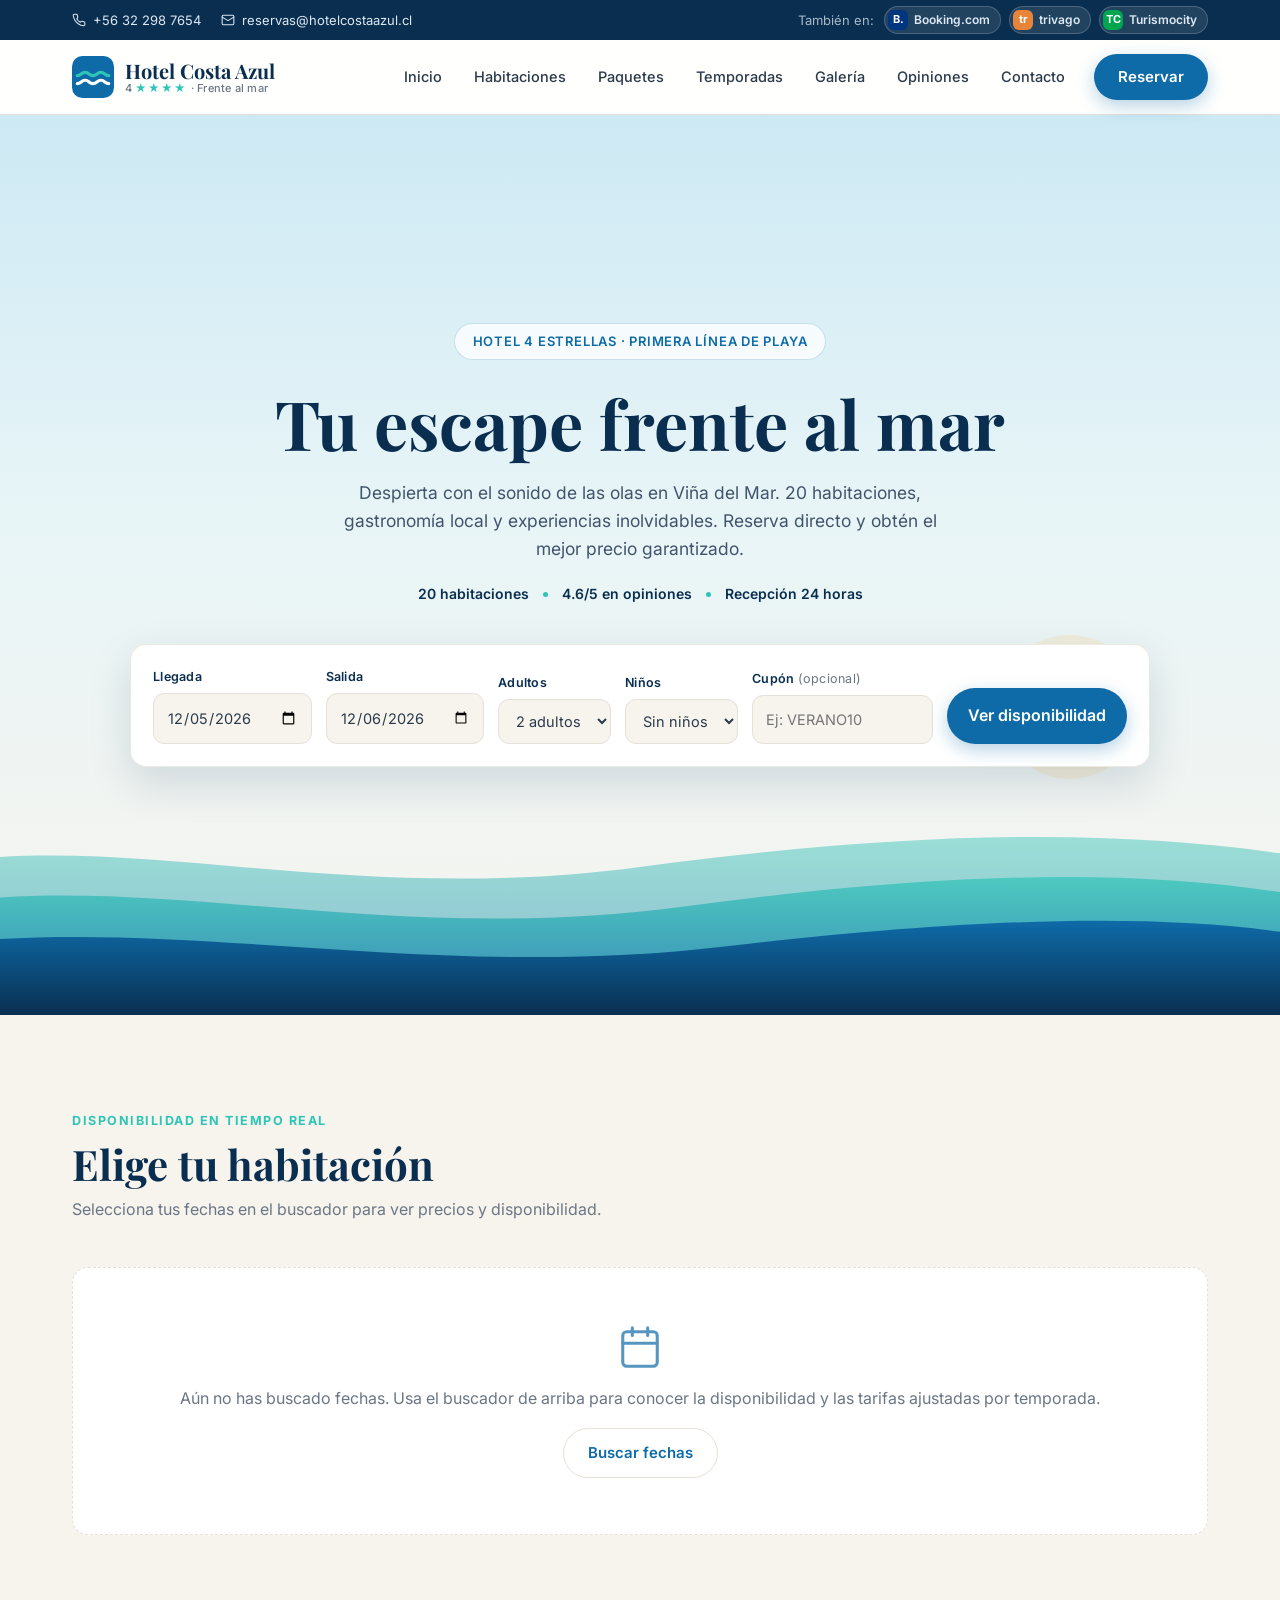
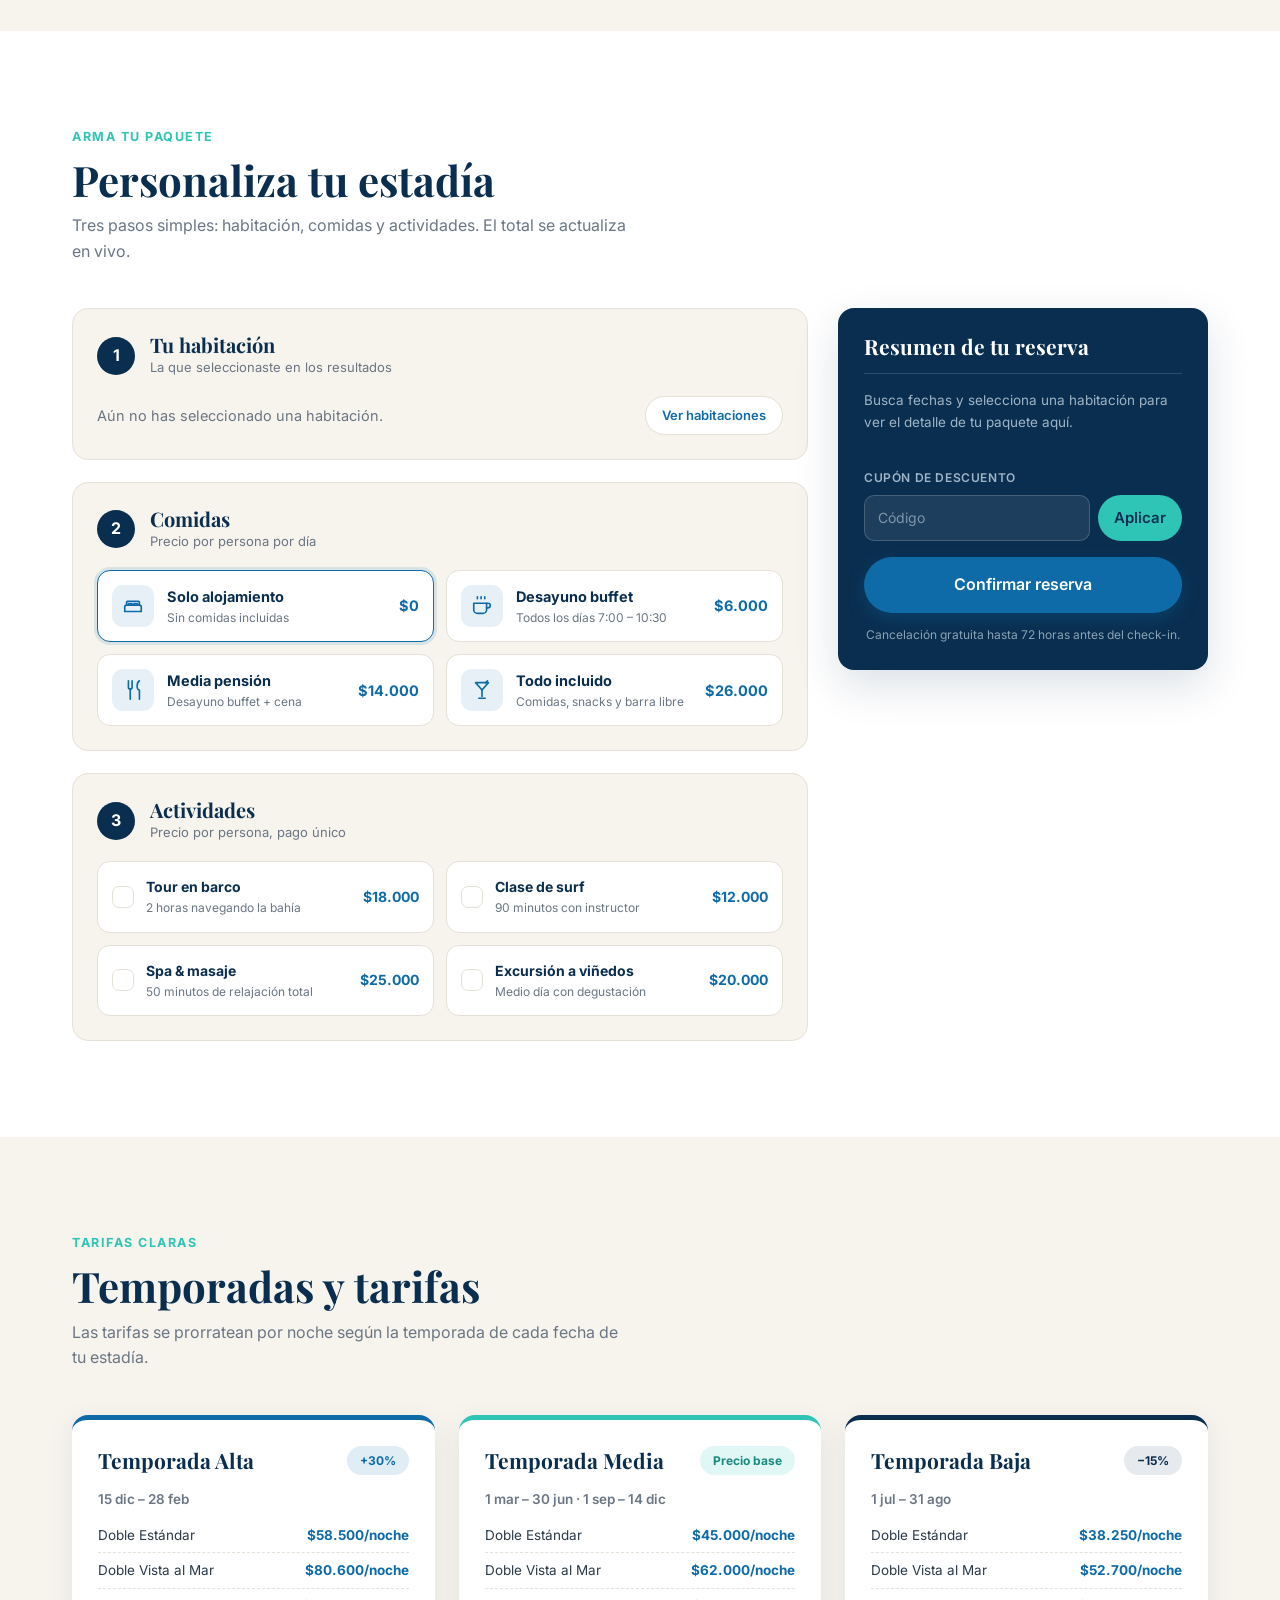
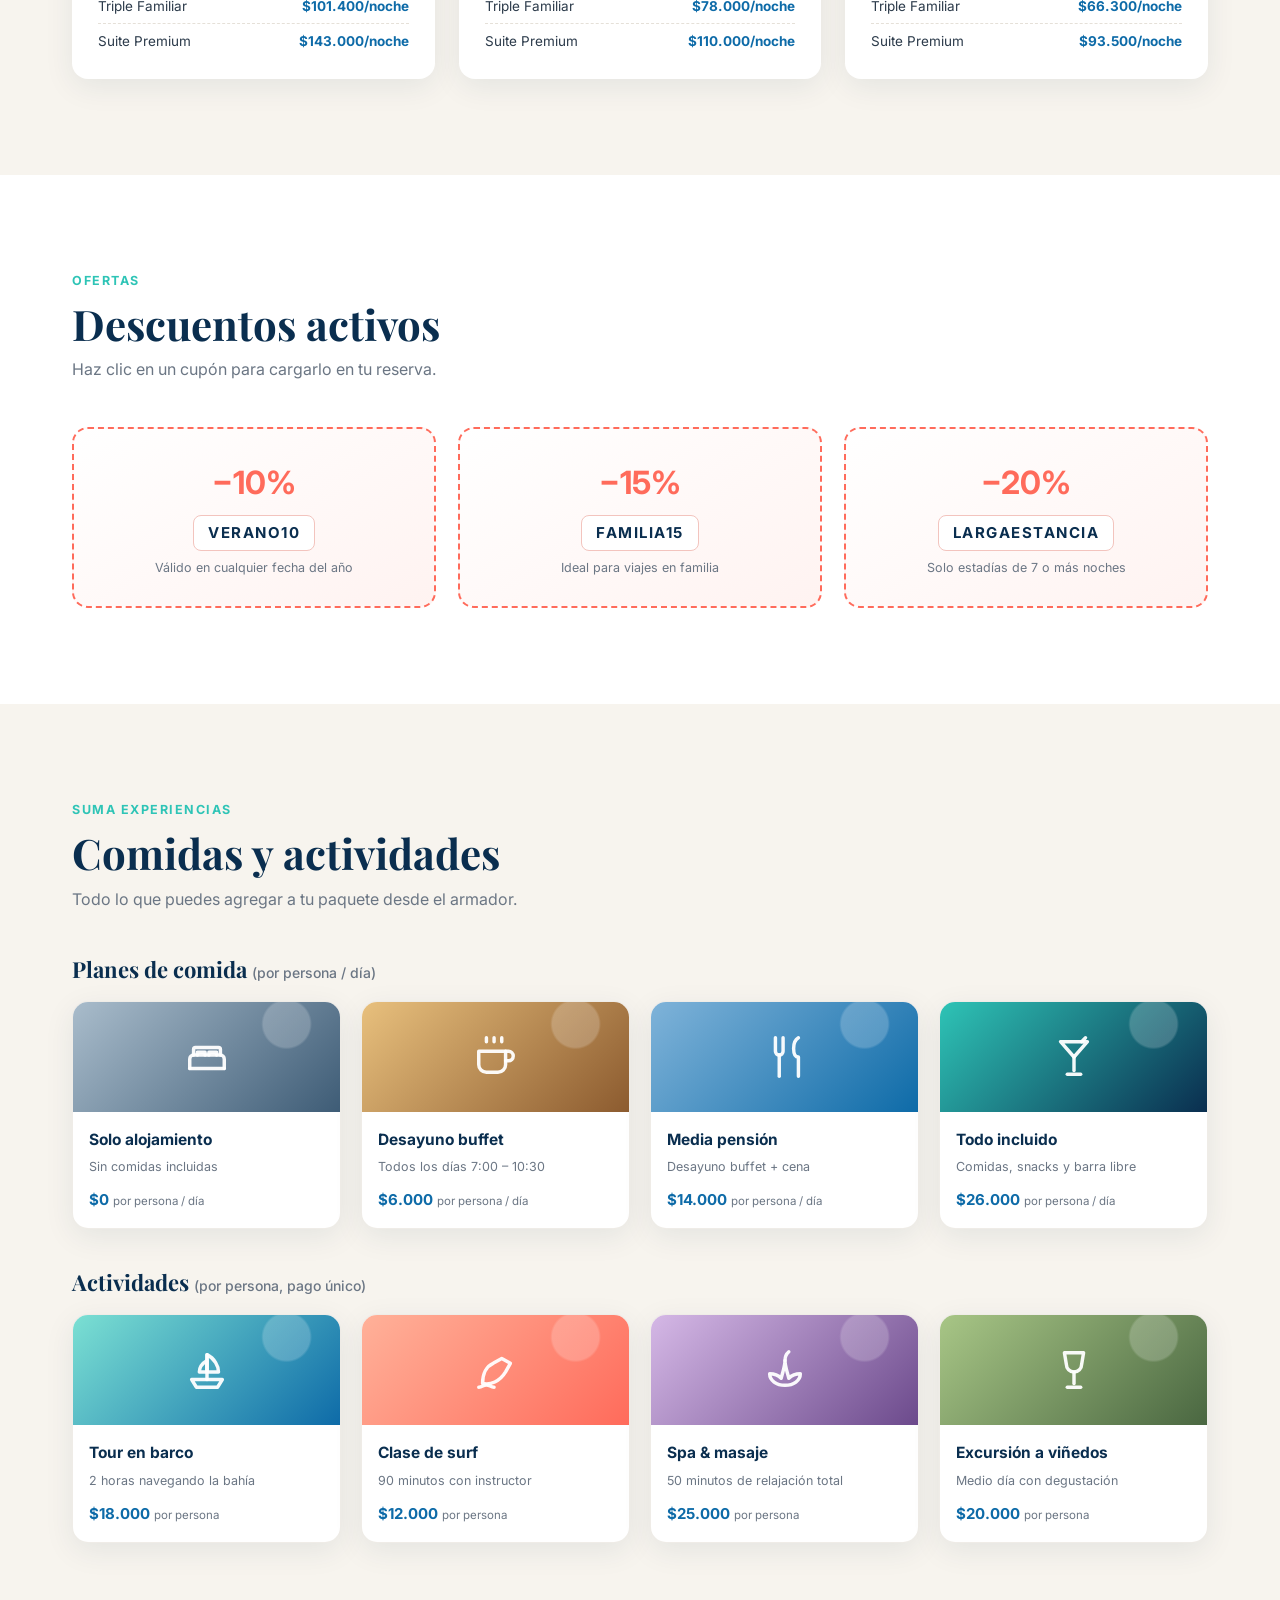
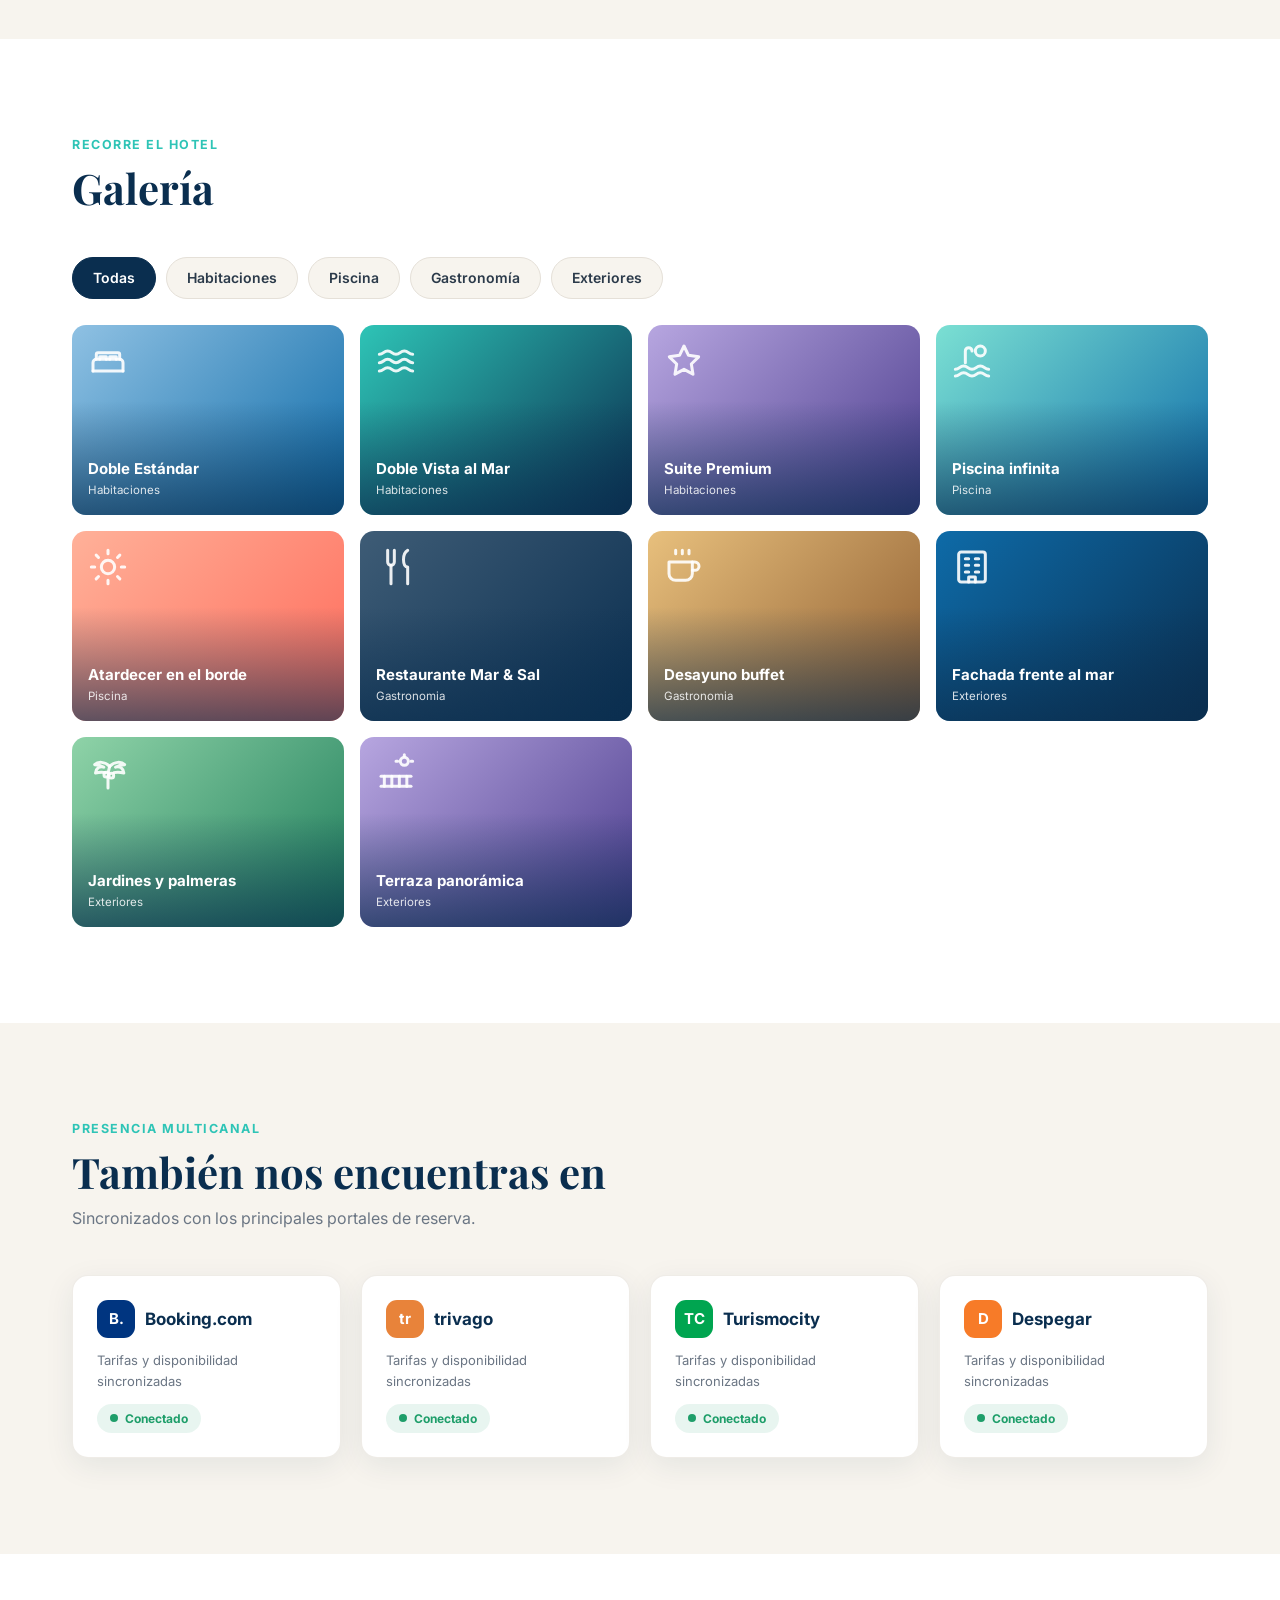
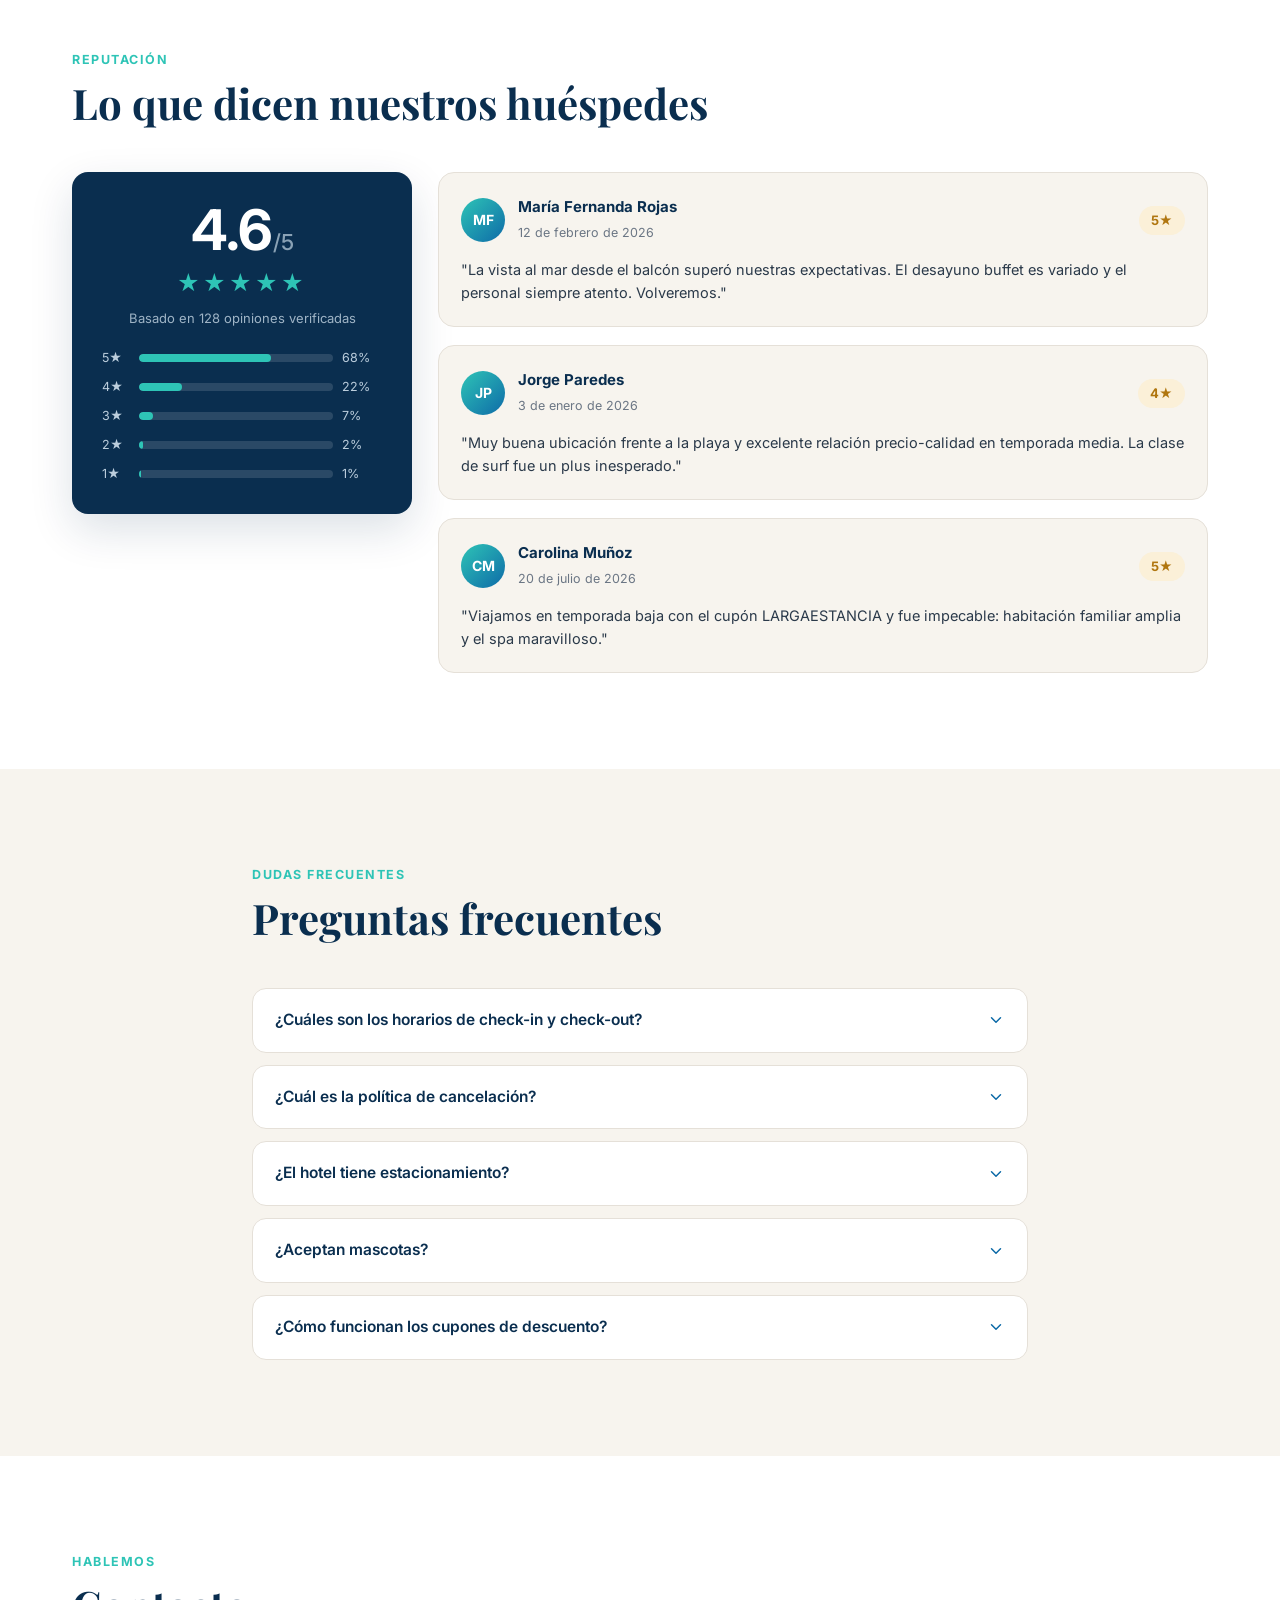
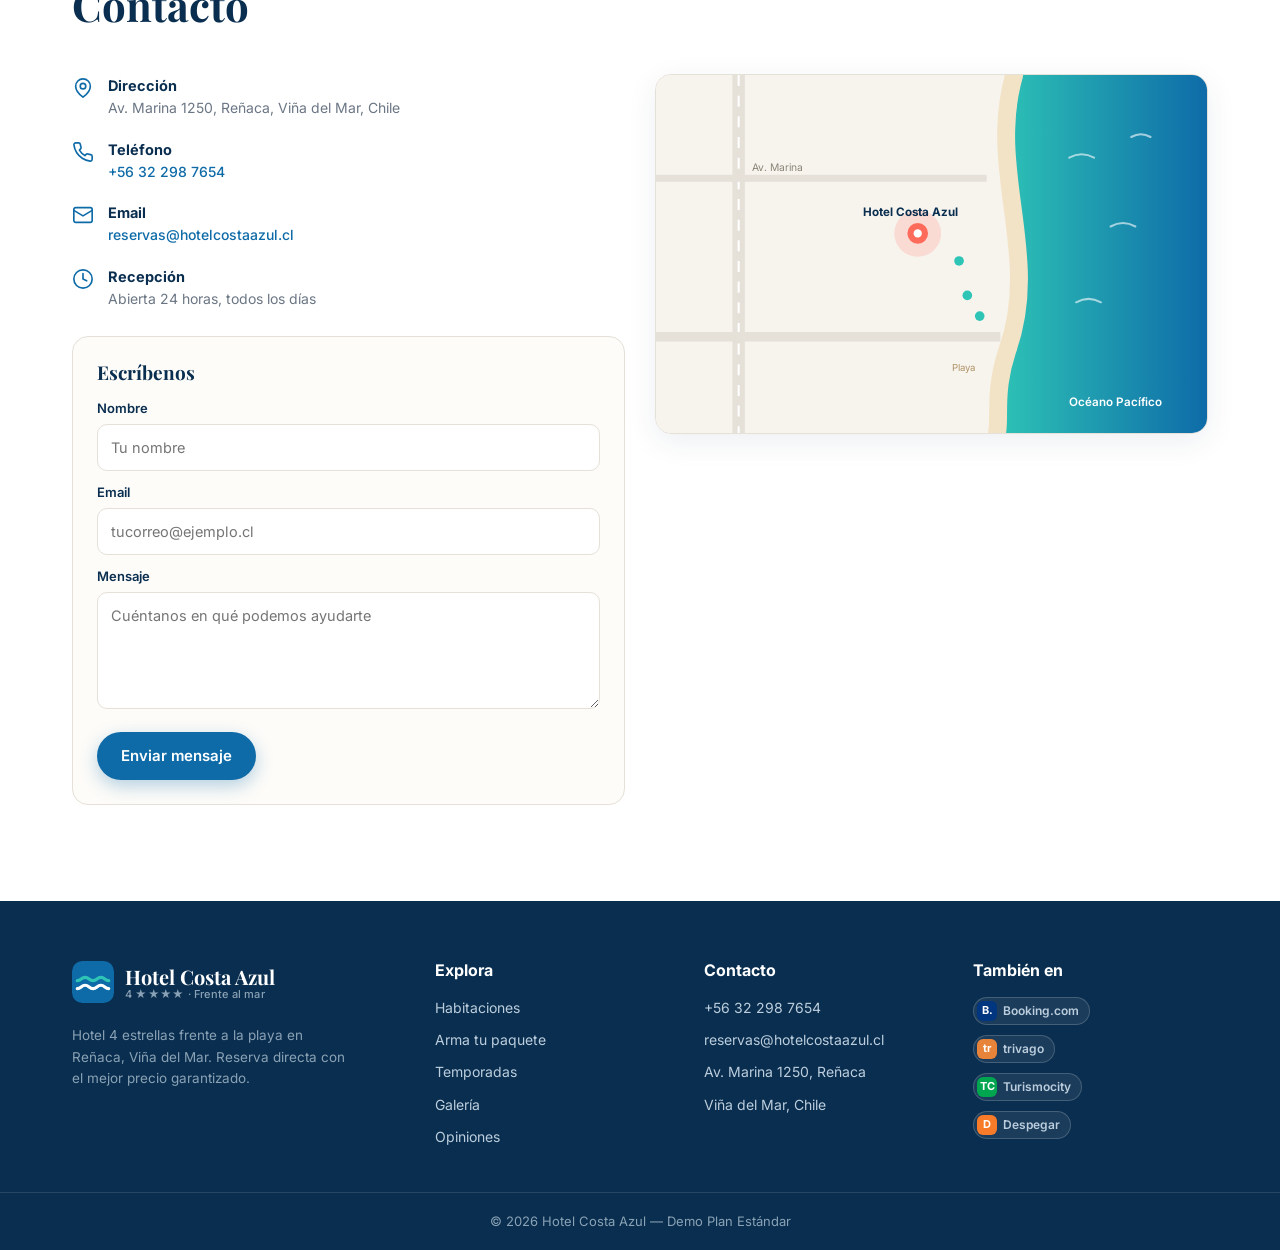
<file: hotel-estandar/index.html>
<!DOCTYPE html>
<html lang="es">
<head>
<meta charset="UTF-8">
<meta name="viewport" content="width=device-width, initial-scale=1.0">
<title>Hotel Costa Azul · Hotel 4 estrellas frente al mar</title>
<meta name="description" content="Hotel Costa Azul: hotel 4 estrellas frente a la playa en Viña del Mar. Reserva directa con disponibilidad en tiempo real, paquetes, temporadas y cupones de descuento.">
<link rel="icon" href="data:image/svg+xml,%3Csvg xmlns='http://www.w3.org/2000/svg' viewBox='0 0 32 32'%3E%3Crect width='32' height='32' rx='8' fill='%230E6BA8'/%3E%3Cpath d='M4 17c3 0 3-2.5 6-2.5s3 2.5 6 2.5 3-2.5 6-2.5 3 2.5 6 2.5' stroke='%232EC4B6' stroke-width='2.4' fill='none' stroke-linecap='round'/%3E%3Cpath d='M4 23c3 0 3-2.5 6-2.5s3 2.5 6 2.5 3-2.5 6-2.5 3 2.5 6 2.5' stroke='%23FFFFFF' stroke-width='2.4' fill='none' stroke-linecap='round'/%3E%3C/svg%3E">
<link rel="preconnect" href="https://fonts.googleapis.com">
<link rel="preconnect" href="https://fonts.gstatic.com" crossorigin>
<link href="https://fonts.googleapis.com/css2?family=Inter:wght@400;500;600;700&family=Playfair+Display:wght@600;700&display=swap" rel="stylesheet">
<link rel="stylesheet" href="css/styles.css">
</head>
<body>

<!-- ===================== 1. TOPBAR ===================== -->
<div class="topbar">
  <div class="wrap topbar-flex">
    <div class="topbar-contacto">
      <a href="tel:+56322987654" class="topbar-item">
        <svg viewBox="0 0 24 24" fill="none" stroke="currentColor" stroke-width="1.8" stroke-linecap="round" stroke-linejoin="round" aria-hidden="true"><path d="M22 16.9v3a2 2 0 0 1-2.2 2 19.8 19.8 0 0 1-8.6-3.1 19.5 19.5 0 0 1-6-6A19.8 19.8 0 0 1 2.1 4.2 2 2 0 0 1 4.1 2h3a2 2 0 0 1 2 1.7c.13.96.36 1.9.7 2.8a2 2 0 0 1-.45 2.1L8.1 9.9a16 16 0 0 0 6 6l1.3-1.3a2 2 0 0 1 2.1-.45c.9.34 1.84.57 2.8.7A2 2 0 0 1 22 16.9z"/></svg>
        +56 32 298 7654
      </a>
      <a href="mailto:reservas@hotelcostaazul.cl" class="topbar-item">
        <svg viewBox="0 0 24 24" fill="none" stroke="currentColor" stroke-width="1.8" stroke-linecap="round" stroke-linejoin="round" aria-hidden="true"><rect x="2" y="4" width="20" height="16" rx="2"/><path d="m22 7-10 6L2 7"/></svg>
        reservas@hotelcostaazul.cl
      </a>
    </div>
    <div class="topbar-canales">
      <span class="topbar-tb">También en:</span>
      <span class="mini-badge"><b class="mb-logo mb-booking">B.</b> Booking.com</span>
      <span class="mini-badge"><b class="mb-logo mb-trivago">tr</b> trivago</span>
      <span class="mini-badge"><b class="mb-logo mb-turismo">TC</b> Turismocity</span>
    </div>
  </div>
</div>

<!-- ===================== 2. HEADER ===================== -->
<header class="header" id="header">
  <div class="wrap header-flex">
    <a href="#inicio" class="logo">
      <svg class="logo-ola" viewBox="0 0 32 32" fill="none" aria-hidden="true">
        <rect width="32" height="32" rx="8" fill="#0E6BA8"/>
        <path d="M4 15c3 0 3-2.5 6-2.5s3 2.5 6 2.5 3-2.5 6-2.5 3 2.5 6 2.5" stroke="#2EC4B6" stroke-width="2.4" stroke-linecap="round"/>
        <path d="M4 21c3 0 3-2.5 6-2.5s3 2.5 6 2.5 3-2.5 6-2.5 3 2.5 6 2.5" stroke="#fff" stroke-width="2.4" stroke-linecap="round"/>
      </svg>
      <span class="logo-texto">
        <strong>Hotel Costa Azul</strong>
        <small>4 <span class="estrellas-logo">★★★★</span> · Frente al mar</small>
      </span>
    </a>
    <nav class="nav" id="navPrincipal" aria-label="Navegación principal">
      <a href="#inicio" class="nav-link">Inicio</a>
      <a href="#habitaciones" class="nav-link">Habitaciones</a>
      <a href="#paquetes" class="nav-link">Paquetes</a>
      <a href="#temporadas" class="nav-link">Temporadas</a>
      <a href="#galeria" class="nav-link">Galería</a>
      <a href="#opiniones" class="nav-link">Opiniones</a>
      <a href="#contacto" class="nav-link">Contacto</a>
      <a href="#widget" class="btn btn-primario nav-cta">Reservar</a>
    </nav>
    <button class="hamb" id="btnMenu" aria-label="Abrir menú" aria-expanded="false" aria-controls="navPrincipal">
      <span></span><span></span><span></span>
    </button>
  </div>
</header>

<main>

<!-- ===================== 3. HERO + WIDGET ===================== -->
<section class="hero" id="inicio">
  <div class="wrap hero-contenido">
    <p class="hero-chip reveal">Hotel 4 estrellas · Primera línea de playa</p>
    <h1 class="hero-titulo reveal">Tu escape frente al mar</h1>
    <p class="hero-sub reveal">Despierta con el sonido de las olas en Viña del Mar. 20 habitaciones, gastronomía local y experiencias inolvidables. Reserva directo y obtén el mejor precio garantizado.</p>
    <div class="hero-stats reveal">
      <span>20 habitaciones</span><i></i><span>4.6/5 en opiniones</span><i></i><span>Recepción 24 horas</span>
    </div>

    <!-- Widget de reserva -->
    <form class="widget reveal" id="widget" novalidate>
      <div class="w-campo">
        <label for="w-llegada">Llegada</label>
        <input type="date" id="w-llegada" required>
      </div>
      <div class="w-campo">
        <label for="w-salida">Salida</label>
        <input type="date" id="w-salida" required>
      </div>
      <div class="w-campo">
        <label for="w-adultos">Adultos</label>
        <select id="w-adultos">
          <option value="1">1 adulto</option>
          <option value="2" selected>2 adultos</option>
          <option value="3">3 adultos</option>
          <option value="4">4 adultos</option>
        </select>
      </div>
      <div class="w-campo">
        <label for="w-ninos">Niños</label>
        <select id="w-ninos">
          <option value="0" selected>Sin niños</option>
          <option value="1">1 niño</option>
          <option value="2">2 niños</option>
          <option value="3">3 niños</option>
        </select>
      </div>
      <div class="w-campo">
        <label for="w-cupon">Cupón <span class="opcional">(opcional)</span></label>
        <input type="text" id="w-cupon" placeholder="Ej: VERANO10" autocomplete="off">
      </div>
      <div class="w-campo w-boton">
        <button type="submit" class="btn btn-primario btn-grande">Ver disponibilidad</button>
      </div>
      <p class="w-error" id="w-error" role="alert" hidden></p>
    </form>
  </div>

  <!-- Escena SVG del mar -->
  <svg class="hero-mar" viewBox="0 0 1440 400" preserveAspectRatio="xMidYMax slice" aria-hidden="true">
    <defs>
      <linearGradient id="ola1" x1="0" y1="0" x2="0" y2="1">
        <stop offset="0" stop-color="#2EC4B6"/><stop offset="1" stop-color="#0E6BA8"/>
      </linearGradient>
      <linearGradient id="ola2" x1="0" y1="0" x2="0" y2="1">
        <stop offset="0" stop-color="#0E6BA8"/><stop offset="1" stop-color="#0A2E4F"/>
      </linearGradient>
      <radialGradient id="sol" cx="50%" cy="50%" r="50%">
        <stop offset="0" stop-color="#FFE8B0"/><stop offset="1" stop-color="#FFC96B"/>
      </radialGradient>
    </defs>
    <circle cx="1150" cy="90" r="52" fill="url(#sol)" opacity="0.95"/>
    <circle cx="1150" cy="90" r="72" fill="#FFC96B" opacity="0.18"/>
    <g stroke="#0A2E4F" stroke-width="2.4" fill="none" stroke-linecap="round" opacity="0.55">
      <path d="M230 110q11-12 22 0q11-12 22 0"/>
      <path d="M300 80q9-10 18 0q9-10 18 0"/>
      <path d="M420 130q8-9 16 0q8-9 16 0"/>
    </g>
    <path d="M0 250 C 200 210, 420 290, 720 250 S 1240 210, 1440 250 L1440 400 L0 400 Z" fill="url(#ola1)" opacity="0.45"/>
    <path d="M0 290 C 220 250, 460 330, 760 290 S 1260 250, 1440 290 L1440 400 L0 400 Z" fill="url(#ola1)" opacity="0.7"/>
    <path d="M0 330 C 240 295, 500 365, 800 330 S 1300 295, 1440 330 L1440 400 L0 400 Z" fill="url(#ola2)"/>
  </svg>
</section>

<!-- ===================== 4. RESULTADOS DE DISPONIBILIDAD ===================== -->
<section class="seccion" id="habitaciones">
  <div class="wrap">
    <div class="seccion-head reveal">
      <div>
        <p class="eyebrow">Disponibilidad en tiempo real</p>
        <h2>Elige tu habitación</h2>
        <p class="seccion-sub" id="resumen-busqueda">Selecciona tus fechas en el buscador para ver precios y disponibilidad.</p>
      </div>
      <p class="ticker" id="ticker" hidden>
        <span class="ticker-punto"></span>Disponibilidad actualizada hace 0s
      </p>
    </div>
    <div class="estado-vacio" id="estado-vacio">
      <svg viewBox="0 0 24 24" fill="none" stroke="currentColor" stroke-width="1.6" stroke-linecap="round" stroke-linejoin="round" aria-hidden="true"><rect x="3" y="4" width="18" height="18" rx="2"/><path d="M16 2v4M8 2v4M3 10h18"/></svg>
      <p>Aún no has buscado fechas. Usa el buscador de arriba para conocer la disponibilidad y las tarifas ajustadas por temporada.</p>
      <a href="#widget" class="btn btn-secundario">Buscar fechas</a>
    </div>
    <div class="resultados-grid" id="resultados"></div>
  </div>
</section>

<!-- ===================== 5. ARMA TU PAQUETE ===================== -->
<section class="seccion seccion-blanca" id="paquetes">
  <div class="wrap">
    <div class="seccion-head reveal">
      <div>
        <p class="eyebrow">Arma tu paquete</p>
        <h2>Personaliza tu estadía</h2>
        <p class="seccion-sub">Tres pasos simples: habitación, comidas y actividades. El total se actualiza en vivo.</p>
      </div>
    </div>
    <div class="builder-grid">
      <div class="builder-pasos">
        <div class="paso-card reveal" id="paso1-card">
          <div class="paso-head">
            <span class="paso-num" data-num="1">1</span>
            <div><h3>Tu habitación</h3><p class="paso-sub">La que seleccionaste en los resultados</p></div>
          </div>
          <div id="paso1-contenido"></div>
        </div>
        <div class="paso-card reveal" id="paso2-card">
          <div class="paso-head">
            <span class="paso-num" data-num="2">2</span>
            <div><h3>Comidas</h3><p class="paso-sub">Precio por persona por día</p></div>
          </div>
          <div class="comidas-grid" id="lista-comidas" role="radiogroup" aria-label="Opciones de comida"></div>
        </div>
        <div class="paso-card reveal" id="paso3-card">
          <div class="paso-head">
            <span class="paso-num" data-num="3">3</span>
            <div><h3>Actividades</h3><p class="paso-sub">Precio por persona, pago único</p></div>
          </div>
          <div class="acts-grid" id="lista-actividades"></div>
        </div>
      </div>

      <!-- Resumen en vivo -->
      <aside class="resumen reveal" id="resumen-panel" aria-live="polite">
        <h3 class="resumen-titulo">Resumen de tu reserva</h3>
        <div class="res-lineas" id="res-lineas">
          <p class="res-vacio">Busca fechas y selecciona una habitación para ver el detalle de tu paquete aquí.</p>
        </div>
        <div class="res-cupon">
          <label for="res-cupon">Cupón de descuento</label>
          <div class="res-cupon-fila">
            <input type="text" id="res-cupon" placeholder="Código" autocomplete="off">
            <button class="btn btn-secundario" id="btn-aplicar-cupon" type="button">Aplicar</button>
          </div>
          <p class="res-cupon-msg" id="res-cupon-msg" hidden></p>
          <div class="res-hint" id="res-hint" hidden>
            <span>Consejo: tu estadía es de 7+ noches. Usa el cupón <b>LARGAESTANCIA</b> y obtén 20% de descuento.</span>
            <button type="button" class="btn btn-coral btn-chico" id="btn-hint-aplicar">Aplicar</button>
          </div>
        </div>
        <div class="res-total-fila" id="res-total-fila" hidden>
          <span>Total</span>
          <strong id="res-total">$0</strong>
        </div>
        <button class="btn btn-primario btn-grande btn-block" id="btn-confirmar" type="button">Confirmar reserva</button>
        <p class="res-nota">Cancelación gratuita hasta 72 horas antes del check-in.</p>
      </aside>
    </div>
  </div>
</section>

<!-- ===================== 7. TEMPORADAS ===================== -->
<section class="seccion" id="temporadas">
  <div class="wrap">
    <div class="seccion-head reveal">
      <div>
        <p class="eyebrow">Tarifas claras</p>
        <h2>Temporadas y tarifas</h2>
        <p class="seccion-sub">Las tarifas se prorratean por noche según la temporada de cada fecha de tu estadía.</p>
      </div>
    </div>
    <div class="temporadas-grid" id="grid-temporadas"></div>
  </div>
</section>

<!-- ===================== 8. DESCUENTOS ACTIVOS ===================== -->
<section class="seccion seccion-blanca" id="descuentos">
  <div class="wrap">
    <div class="seccion-head reveal">
      <div>
        <p class="eyebrow">Ofertas</p>
        <h2>Descuentos activos</h2>
        <p class="seccion-sub">Haz clic en un cupón para cargarlo en tu reserva.</p>
      </div>
    </div>
    <div class="cupones-grid">
      <button class="cupon-chip reveal" type="button" data-cupon="VERANO10">
        <span class="cupon-pct">−10%</span>
        <span class="cupon-codigo">VERANO10</span>
        <span class="cupon-cond">Válido en cualquier fecha del año</span>
      </button>
      <button class="cupon-chip reveal" type="button" data-cupon="FAMILIA15">
        <span class="cupon-pct">−15%</span>
        <span class="cupon-codigo">FAMILIA15</span>
        <span class="cupon-cond">Ideal para viajes en familia</span>
      </button>
      <button class="cupon-chip reveal" type="button" data-cupon="LARGAESTANCIA">
        <span class="cupon-pct">−20%</span>
        <span class="cupon-codigo">LARGAESTANCIA</span>
        <span class="cupon-cond">Solo estadías de 7 o más noches</span>
      </button>
    </div>
  </div>
</section>

<!-- ===================== 9. EXPERIENCIAS ===================== -->
<section class="seccion" id="experiencias">
  <div class="wrap">
    <div class="seccion-head reveal">
      <div>
        <p class="eyebrow">Suma experiencias</p>
        <h2>Comidas y actividades</h2>
        <p class="seccion-sub">Todo lo que puedes agregar a tu paquete desde el armador.</p>
      </div>
    </div>
    <h3 class="subtitulo-grupo reveal">Planes de comida <span>(por persona / día)</span></h3>
    <div class="exp-grid" id="grid-comidas"></div>
    <h3 class="subtitulo-grupo reveal">Actividades <span>(por persona, pago único)</span></h3>
    <div class="exp-grid" id="grid-actividades"></div>
  </div>
</section>

<!-- ===================== 10. GALERÍA ===================== -->
<section class="seccion seccion-blanca" id="galeria">
  <div class="wrap">
    <div class="seccion-head reveal">
      <div>
        <p class="eyebrow">Recorre el hotel</p>
        <h2>Galería</h2>
      </div>
    </div>
    <div class="filtros reveal" id="filtros">
      <button class="filtro activo" data-f="todas" type="button">Todas</button>
      <button class="filtro" data-f="habitaciones" type="button">Habitaciones</button>
      <button class="filtro" data-f="piscina" type="button">Piscina</button>
      <button class="filtro" data-f="gastronomia" type="button">Gastronomía</button>
      <button class="filtro" data-f="exteriores" type="button">Exteriores</button>
    </div>
    <div class="galeria-grid" id="grid-galeria"></div>
  </div>
</section>

<!-- ===================== 11. CANALES DE VENTA ===================== -->
<section class="seccion" id="canales">
  <div class="wrap">
    <div class="seccion-head reveal">
      <div>
        <p class="eyebrow">Presencia multicanal</p>
        <h2>También nos encuentras en</h2>
        <p class="seccion-sub">Sincronizados con los principales portales de reserva.</p>
      </div>
    </div>
    <div class="canales-grid">
      <article class="canal-card reveal">
        <div class="canal-logo cl-booking"><b>B.</b><span>Booking.com</span></div>
        <p>Tarifas y disponibilidad sincronizadas</p>
        <span class="chip-conectado"><i></i>Conectado</span>
      </article>
      <article class="canal-card reveal">
        <div class="canal-logo cl-trivago"><b>tr</b><span>trivago</span></div>
        <p>Tarifas y disponibilidad sincronizadas</p>
        <span class="chip-conectado"><i></i>Conectado</span>
      </article>
      <article class="canal-card reveal">
        <div class="canal-logo cl-turismo"><b>TC</b><span>Turismocity</span></div>
        <p>Tarifas y disponibilidad sincronizadas</p>
        <span class="chip-conectado"><i></i>Conectado</span>
      </article>
      <article class="canal-card reveal">
        <div class="canal-logo cl-despegar"><b>D</b><span>Despegar</span></div>
        <p>Tarifas y disponibilidad sincronizadas</p>
        <span class="chip-conectado"><i></i>Conectado</span>
      </article>
    </div>
  </div>
</section>

<!-- ===================== 12. OPINIONES ===================== -->
<section class="seccion seccion-blanca" id="opiniones">
  <div class="wrap">
    <div class="seccion-head reveal">
      <div>
        <p class="eyebrow">Reputación</p>
        <h2>Lo que dicen nuestros huéspedes</h2>
      </div>
    </div>
    <div class="opiniones-grid">
      <article class="op-resumen reveal">
        <div class="op-nota">4.6<span>/5</span></div>
        <div class="op-estrellas" aria-label="4.6 de 5 estrellas">★★★★★</div>
        <p class="op-total">Basado en 128 opiniones verificadas</p>
        <div class="op-barras">
          <div class="barra"><span>5★</span><div class="barra-fondo"><div class="barra-relleno" style="--w:68%"></div></div><span>68%</span></div>
          <div class="barra"><span>4★</span><div class="barra-fondo"><div class="barra-relleno" style="--w:22%"></div></div><span>22%</span></div>
          <div class="barra"><span>3★</span><div class="barra-fondo"><div class="barra-relleno" style="--w:7%"></div></div><span>7%</span></div>
          <div class="barra"><span>2★</span><div class="barra-fondo"><div class="barra-relleno" style="--w:2%"></div></div><span>2%</span></div>
          <div class="barra"><span>1★</span><div class="barra-fondo"><div class="barra-relleno" style="--w:1%"></div></div><span>1%</span></div>
        </div>
      </article>
      <div class="op-lista">
        <article class="op-card reveal">
          <div class="op-card-head">
            <div class="op-avatar" aria-hidden="true">MF</div>
            <div><strong>María Fernanda Rojas</strong><small>12 de febrero de 2026</small></div>
            <span class="op-nota-chip">5★</span>
          </div>
          <p>"La vista al mar desde el balcón superó nuestras expectativas. El desayuno buffet es variado y el personal siempre atento. Volveremos."</p>
        </article>
        <article class="op-card reveal">
          <div class="op-card-head">
            <div class="op-avatar" aria-hidden="true">JP</div>
            <div><strong>Jorge Paredes</strong><small>3 de enero de 2026</small></div>
            <span class="op-nota-chip">4★</span>
          </div>
          <p>"Muy buena ubicación frente a la playa y excelente relación precio-calidad en temporada media. La clase de surf fue un plus inesperado."</p>
        </article>
        <article class="op-card reveal">
          <div class="op-card-head">
            <div class="op-avatar" aria-hidden="true">CM</div>
            <div><strong>Carolina Muñoz</strong><small>20 de julio de 2026</small></div>
            <span class="op-nota-chip">5★</span>
          </div>
          <p>"Viajamos en temporada baja con el cupón LARGAESTANCIA y fue impecable: habitación familiar amplia y el spa maravilloso."</p>
        </article>
      </div>
    </div>
  </div>
</section>

<!-- ===================== 13. FAQ ===================== -->
<section class="seccion" id="faq">
  <div class="wrap wrap-estrecho">
    <div class="seccion-head reveal">
      <div>
        <p class="eyebrow">Dudas frecuentes</p>
        <h2>Preguntas frecuentes</h2>
      </div>
    </div>
    <div class="faq-lista reveal">
      <div class="faq-item">
        <button class="faq-q" type="button" aria-expanded="false">
          ¿Cuáles son los horarios de check-in y check-out?
          <svg viewBox="0 0 24 24" fill="none" stroke="currentColor" stroke-width="2" stroke-linecap="round" stroke-linejoin="round" aria-hidden="true"><path d="m6 9 6 6 6-6"/></svg>
        </button>
        <div class="faq-a"><p>El check-in es desde las 15:00 hrs y el check-out hasta las 12:00 hrs. Ofrecemos late check-out hasta las 18:00 hrs sujeto a disponibilidad, con un cargo del 50% de la tarifa de la noche.</p></div>
      </div>
      <div class="faq-item">
        <button class="faq-q" type="button" aria-expanded="false">
          ¿Cuál es la política de cancelación?
          <svg viewBox="0 0 24 24" fill="none" stroke="currentColor" stroke-width="2" stroke-linecap="round" stroke-linejoin="round" aria-hidden="true"><path d="m6 9 6 6 6-6"/></svg>
        </button>
        <div class="faq-a"><p>Puedes cancelar sin costo hasta 72 horas antes de la fecha de llegada. Cancelaciones posteriores o no show tienen un cargo equivalente a la primera noche de la reserva.</p></div>
      </div>
      <div class="faq-item">
        <button class="faq-q" type="button" aria-expanded="false">
          ¿El hotel tiene estacionamiento?
          <svg viewBox="0 0 24 24" fill="none" stroke="currentColor" stroke-width="2" stroke-linecap="round" stroke-linejoin="round" aria-hidden="true"><path d="m6 9 6 6 6-6"/></svg>
        </button>
        <div class="faq-a"><p>Sí. Contamos con estacionamiento privado gratuito para huéspedes, con vigilancia las 24 horas y acceso directo al lobby.</p></div>
      </div>
      <div class="faq-item">
        <button class="faq-q" type="button" aria-expanded="false">
          ¿Aceptan mascotas?
          <svg viewBox="0 0 24 24" fill="none" stroke="currentColor" stroke-width="2" stroke-linecap="round" stroke-linejoin="round" aria-hidden="true"><path d="m6 9 6 6 6-6"/></svg>
        </button>
        <div class="faq-a"><p>Aceptamos perros de hasta 10 kg con un cargo único de $15.000 por estadía. Debes notificarlo al momento de reservar para asignarte una habitación habilitada.</p></div>
      </div>
      <div class="faq-item">
        <button class="faq-q" type="button" aria-expanded="false">
          ¿Cómo funcionan los cupones de descuento?
          <svg viewBox="0 0 24 24" fill="none" stroke="currentColor" stroke-width="2" stroke-linecap="round" stroke-linejoin="round" aria-hidden="true"><path d="m6 9 6 6 6-6"/></svg>
        </button>
        <div class="faq-a"><p>Ingresa el código en el buscador o en el panel de resumen y el descuento se aplicará automáticamente sobre el total de tu paquete. El cupón LARGAESTANCIA solo es válido en estadías de 7 o más noches.</p></div>
      </div>
    </div>
  </div>
</section>

<!-- ===================== 14. CONTACTO + MAPA + FOOTER ===================== -->
<section class="seccion seccion-blanca" id="contacto">
  <div class="wrap">
    <div class="seccion-head reveal">
      <div>
        <p class="eyebrow">Hablemos</p>
        <h2>Contacto</h2>
      </div>
    </div>
    <div class="contacto-grid">
      <div class="contacto-info reveal">
        <div class="c-item">
          <svg viewBox="0 0 24 24" fill="none" stroke="currentColor" stroke-width="1.8" stroke-linecap="round" stroke-linejoin="round" aria-hidden="true"><path d="M20 10c0 6-8 12-8 12s-8-6-8-12a8 8 0 0 1 16 0z"/><circle cx="12" cy="10" r="3"/></svg>
          <div><strong>Dirección</strong><p>Av. Marina 1250, Reñaca, Viña del Mar, Chile</p></div>
        </div>
        <div class="c-item">
          <svg viewBox="0 0 24 24" fill="none" stroke="currentColor" stroke-width="1.8" stroke-linecap="round" stroke-linejoin="round" aria-hidden="true"><path d="M22 16.9v3a2 2 0 0 1-2.2 2 19.8 19.8 0 0 1-8.6-3.1 19.5 19.5 0 0 1-6-6A19.8 19.8 0 0 1 2.1 4.2 2 2 0 0 1 4.1 2h3a2 2 0 0 1 2 1.7c.13.96.36 1.9.7 2.8a2 2 0 0 1-.45 2.1L8.1 9.9a16 16 0 0 0 6 6l1.3-1.3a2 2 0 0 1 2.1-.45c.9.34 1.84.57 2.8.7A2 2 0 0 1 22 16.9z"/></svg>
          <div><strong>Teléfono</strong><p><a href="tel:+56322987654">+56 32 298 7654</a></p></div>
        </div>
        <div class="c-item">
          <svg viewBox="0 0 24 24" fill="none" stroke="currentColor" stroke-width="1.8" stroke-linecap="round" stroke-linejoin="round" aria-hidden="true"><rect x="2" y="4" width="20" height="16" rx="2"/><path d="m22 7-10 6L2 7"/></svg>
          <div><strong>Email</strong><p><a href="mailto:reservas@hotelcostaazul.cl">reservas@hotelcostaazul.cl</a></p></div>
        </div>
        <div class="c-item">
          <svg viewBox="0 0 24 24" fill="none" stroke="currentColor" stroke-width="1.8" stroke-linecap="round" stroke-linejoin="round" aria-hidden="true"><circle cx="12" cy="12" r="10"/><path d="M12 6v6l4 2"/></svg>
          <div><strong>Recepción</strong><p>Abierta 24 horas, todos los días</p></div>
        </div>

        <form class="form-contacto" id="form-contacto" novalidate>
          <h3>Escríbenos</h3>
          <label for="c-nombre">Nombre</label>
          <input type="text" id="c-nombre" placeholder="Tu nombre" autocomplete="name">
          <label for="c-email">Email</label>
          <input type="email" id="c-email" placeholder="tucorreo@ejemplo.cl" autocomplete="email">
          <label for="c-mensaje">Mensaje</label>
          <textarea id="c-mensaje" rows="4" placeholder="Cuéntanos en qué podemos ayudarte"></textarea>
          <p class="c-error" id="c-error" role="alert" hidden></p>
          <p class="c-ok" id="c-ok" hidden>¡Mensaje enviado! Te responderemos dentro de 24 horas hábiles.</p>
          <button type="submit" class="btn btn-primario">Enviar mensaje</button>
        </form>
      </div>

      <div class="mapa-card reveal">
        <svg class="mapa" viewBox="0 0 800 520" role="img" aria-label="Mapa estilizado de la ubicación del Hotel Costa Azul frente a la playa">
          <defs>
            <linearGradient id="mapaMar" x1="0" y1="0" x2="1" y2="0">
              <stop offset="0" stop-color="#2EC4B6"/><stop offset="1" stop-color="#0E6BA8"/>
            </linearGradient>
          </defs>
          <rect width="800" height="520" fill="#F7F4EE"/>
          <path d="M520 0 C 480 140, 560 260, 510 400 C 490 460, 500 500, 495 520 L800 520 L800 0 Z" fill="url(#mapaMar)"/>
          <path d="M520 0 C 480 140, 560 260, 510 400 C 490 460, 500 500, 495 520" fill="none" stroke="#F2E3C6" stroke-width="26" stroke-linecap="round"/>
          <g stroke="#FFFFFF" stroke-width="3" fill="none" stroke-linecap="round" opacity="0.6">
            <path d="M600 120q18-10 36 0"/><path d="M660 220q18-10 36 0"/><path d="M610 330q18-10 36 0"/><path d="M690 90q14-8 28 0"/>
          </g>
          <path d="M120 0 L120 520" stroke="#E5E0D8" stroke-width="18"/>
          <path d="M120 0 L120 520" stroke="#FFFFFF" stroke-width="3" stroke-dasharray="16 14"/>
          <path d="M0 380 L500 380" stroke="#E5E0D8" stroke-width="14"/>
          <path d="M0 150 L480 150" stroke="#E5E0D8" stroke-width="10"/>
          <text x="140" y="140" class="mapa-calle" font-size="15" fill="#8A8577">Av. Marina</text>
          <text x="600" y="480" font-size="17" fill="#FFFFFF" font-weight="600">Océano Pacífico</text>
          <text x="430" y="430" font-size="14" fill="#B09468">Playa</text>
          <g>
            <circle cx="380" cy="230" r="34" fill="#FF6B5B" opacity="0.18"/>
            <circle cx="380" cy="230" r="15" fill="#FF6B5B"/>
            <circle cx="380" cy="230" r="6" fill="#FFFFFF"/>
          </g>
          <text x="300" y="205" font-size="17" font-weight="700" fill="#0A2E4F">Hotel Costa Azul</text>
          <g fill="#2EC4B6"><circle cx="452" cy="320" r="7"/><circle cx="470" cy="350" r="7"/><circle cx="440" cy="270" r="7"/></g>
        </svg>
      </div>
    </div>
  </div>
</section>

</main>

<footer class="footer">
  <div class="wrap footer-grid">
    <div class="footer-marca">
      <a href="#inicio" class="logo logo-footer">
        <svg class="logo-ola" viewBox="0 0 32 32" fill="none" aria-hidden="true">
          <rect width="32" height="32" rx="8" fill="#0E6BA8"/>
          <path d="M4 15c3 0 3-2.5 6-2.5s3 2.5 6 2.5 3-2.5 6-2.5 3 2.5 6 2.5" stroke="#2EC4B6" stroke-width="2.4" stroke-linecap="round"/>
          <path d="M4 21c3 0 3-2.5 6-2.5s3 2.5 6 2.5 3-2.5 6-2.5 3 2.5 6 2.5" stroke="#fff" stroke-width="2.4" stroke-linecap="round"/>
        </svg>
        <span class="logo-texto"><strong>Hotel Costa Azul</strong><small>4 ★★★★ · Frente al mar</small></span>
      </a>
      <p>Hotel 4 estrellas frente a la playa en Reñaca, Viña del Mar. Reserva directa con el mejor precio garantizado.</p>
    </div>
    <div class="footer-col">
      <h4>Explora</h4>
      <a href="#habitaciones">Habitaciones</a>
      <a href="#paquetes">Arma tu paquete</a>
      <a href="#temporadas">Temporadas</a>
      <a href="#galeria">Galería</a>
      <a href="#opiniones">Opiniones</a>
    </div>
    <div class="footer-col">
      <h4>Contacto</h4>
      <a href="tel:+56322987654">+56 32 298 7654</a>
      <a href="mailto:reservas@hotelcostaazul.cl">reservas@hotelcostaazul.cl</a>
      <span>Av. Marina 1250, Reñaca</span>
      <span>Viña del Mar, Chile</span>
    </div>
    <div class="footer-col">
      <h4>También en</h4>
      <span class="mini-badge mini-badge-footer"><b class="mb-logo mb-booking">B.</b> Booking.com</span>
      <span class="mini-badge mini-badge-footer"><b class="mb-logo mb-trivago">tr</b> trivago</span>
      <span class="mini-badge mini-badge-footer"><b class="mb-logo mb-turismo">TC</b> Turismocity</span>
      <span class="mini-badge mini-badge-footer"><b class="mb-logo mb-despegar">D</b> Despegar</span>
    </div>
  </div>
  <div class="footer-bottom">
    <div class="wrap">
      <p>© <span id="anio">2026</span> Hotel Costa Azul — Demo Plan Estándar</p>
    </div>
  </div>
</footer>

<!-- ===================== 6. MODAL DE CONFIRMACIÓN ===================== -->
<div class="modal" id="modal" hidden role="dialog" aria-modal="true" aria-labelledby="modal-titulo">
  <div class="modal-fondo" data-cerrar></div>
  <div class="modal-caja">
    <button class="modal-x" type="button" data-cerrar aria-label="Cerrar">
      <svg viewBox="0 0 24 24" fill="none" stroke="currentColor" stroke-width="2" stroke-linecap="round" aria-hidden="true"><path d="M18 6 6 18M6 6l12 12"/></svg>
    </button>

    <div id="modal-form">
      <h3 id="modal-titulo">Datos del huésped</h3>
      <p class="modal-sub">Ingresa tus datos para generar el código de reserva.</p>
      <form id="form-reserva" novalidate>
        <label for="f-nombre">Nombre completo</label>
        <input type="text" id="f-nombre" placeholder="Ej: Ana Torres" autocomplete="name">
        <label for="f-email">Email</label>
        <input type="email" id="f-email" placeholder="tucorreo@ejemplo.cl" autocomplete="email">
        <label for="f-fono">Teléfono</label>
        <input type="tel" id="f-fono" placeholder="+56 9 1234 5678" autocomplete="tel">
        <p class="f-error" id="f-error" role="alert" hidden></p>
        <div class="modal-acciones">
          <button type="button" class="btn btn-secundario" data-cerrar>Volver</button>
          <button type="submit" class="btn btn-primario">Confirmar y generar código</button>
        </div>
      </form>
    </div>

    <div id="modal-exito" hidden>
      <div class="exito-icono" aria-hidden="true">
        <svg viewBox="0 0 24 24" fill="none" stroke="currentColor" stroke-width="2.2" stroke-linecap="round" stroke-linejoin="round"><path d="M20 6 9 17l-5-5"/></svg>
      </div>
      <h3>¡Reserva confirmada!</h3>
      <p class="modal-sub">Presenta este código al momento del check-in.</p>
      <div class="exito-codigo" id="exito-codigo">CAZ-2026-XXXXX</div>

      <div class="comprobante" id="comprobante"></div>

      <div class="modal-acciones">
        <button type="button" class="btn btn-secundario" id="btn-imprimir">
          <svg viewBox="0 0 24 24" fill="none" stroke="currentColor" stroke-width="1.8" stroke-linecap="round" stroke-linejoin="round" aria-hidden="true"><path d="M6 9V2h12v7"/><path d="M6 18H4a2 2 0 0 1-2-2v-5a2 2 0 0 1 2-2h16a2 2 0 0 1 2 2v5a2 2 0 0 1-2 2h-2"/><rect x="6" y="14" width="12" height="8"/></svg>
          Imprimir comprobante
        </button>
        <button type="button" class="btn btn-primario" id="btn-aceptar">Aceptar</button>
      </div>
    </div>
  </div>
</div>

<!-- Lightbox de galería -->
<div class="lightbox" id="lightbox" hidden role="dialog" aria-modal="true" aria-label="Visor de galería">
  <div class="lb-fondo" data-lb-cerrar></div>
  <button class="lb-btn lb-cerrar" type="button" data-lb-cerrar aria-label="Cerrar visor">
    <svg viewBox="0 0 24 24" fill="none" stroke="currentColor" stroke-width="2" stroke-linecap="round" aria-hidden="true"><path d="M18 6 6 18M6 6l12 12"/></svg>
  </button>
  <button class="lb-btn lb-prev" type="button" id="lb-prev" aria-label="Imagen anterior">
    <svg viewBox="0 0 24 24" fill="none" stroke="currentColor" stroke-width="2" stroke-linecap="round" stroke-linejoin="round" aria-hidden="true"><path d="m15 18-6-6 6-6"/></svg>
  </button>
  <figure class="lb-fig">
    <div class="lb-img" id="lb-img"></div>
    <figcaption class="lb-cap" id="lb-cap"></figcaption>
  </figure>
  <button class="lb-btn lb-next" type="button" id="lb-next" aria-label="Imagen siguiente">
    <svg viewBox="0 0 24 24" fill="none" stroke="currentColor" stroke-width="2" stroke-linecap="round" stroke-linejoin="round" aria-hidden="true"><path d="m9 18 6-6-6-6"/></svg>
  </button>
</div>

<div class="toast" id="toast" hidden role="status"></div>

<script src="js/main.js"></script>
</body>
</html>
</file>
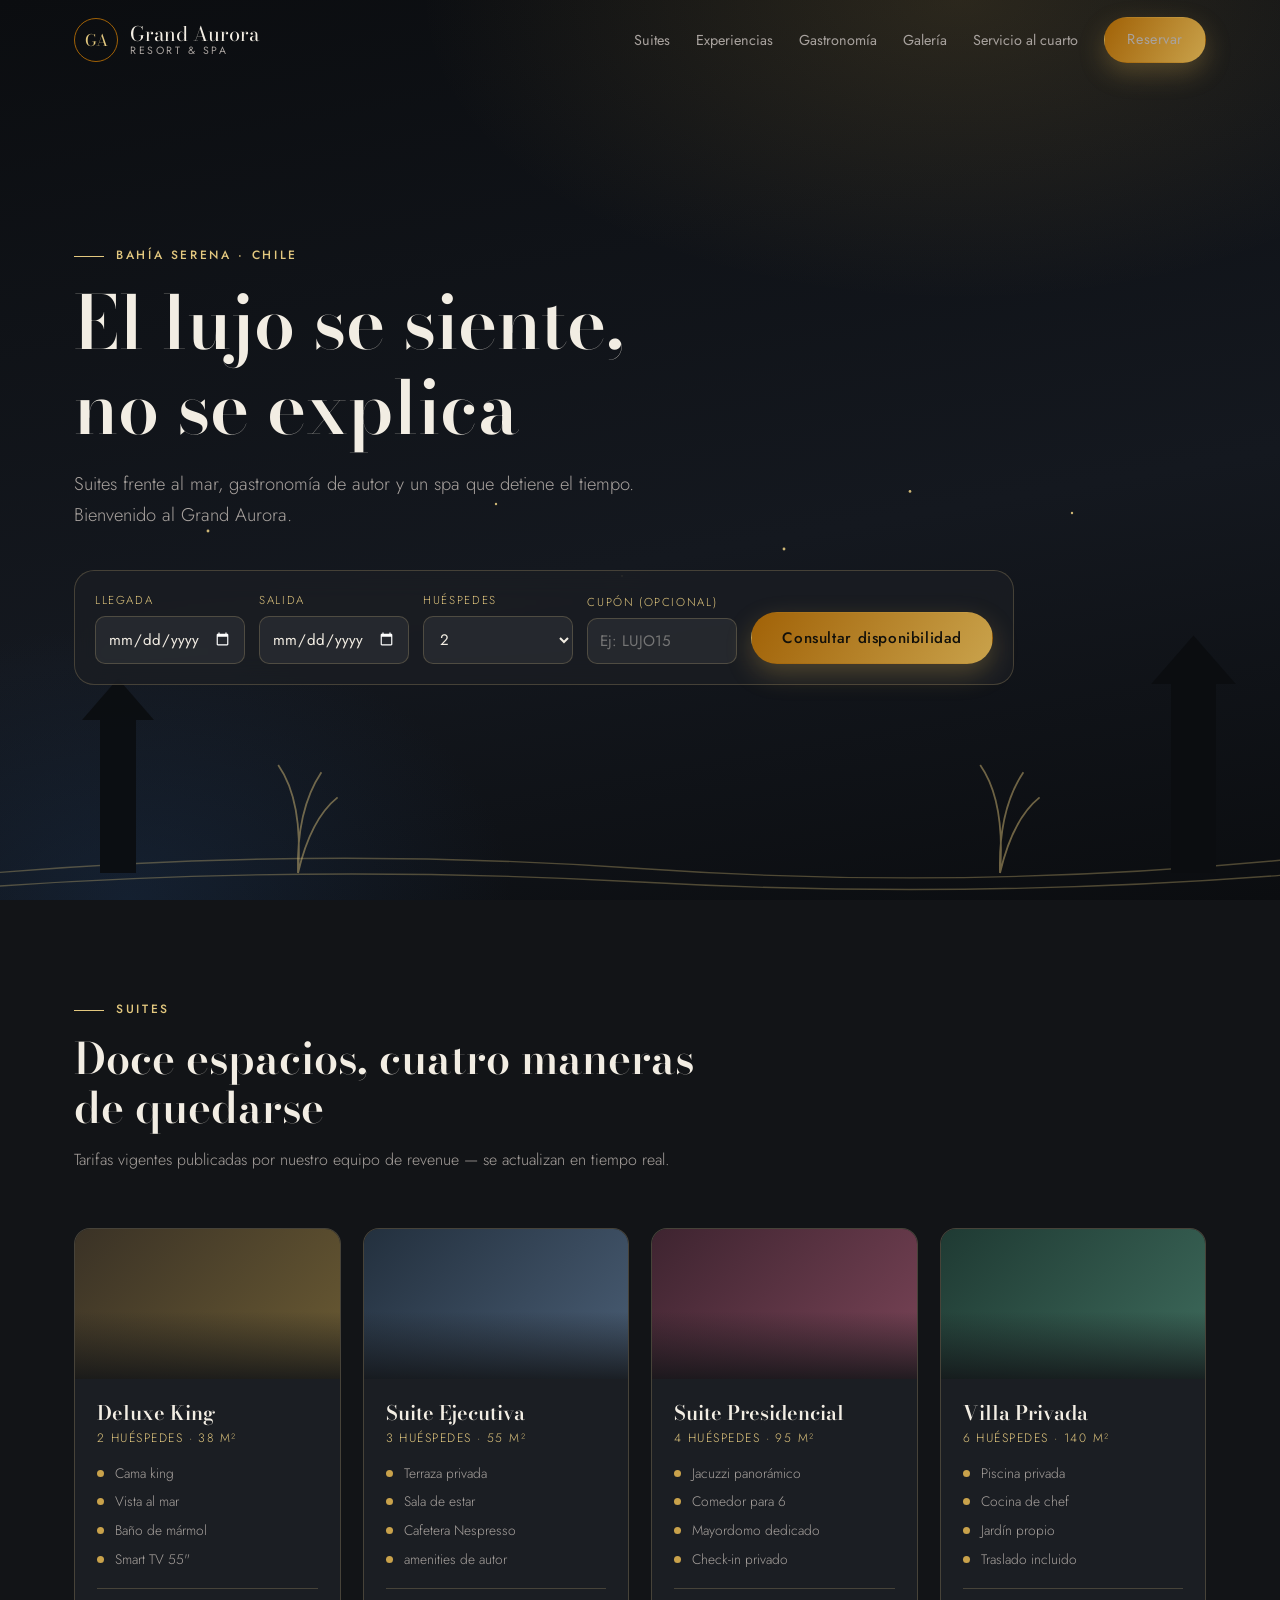
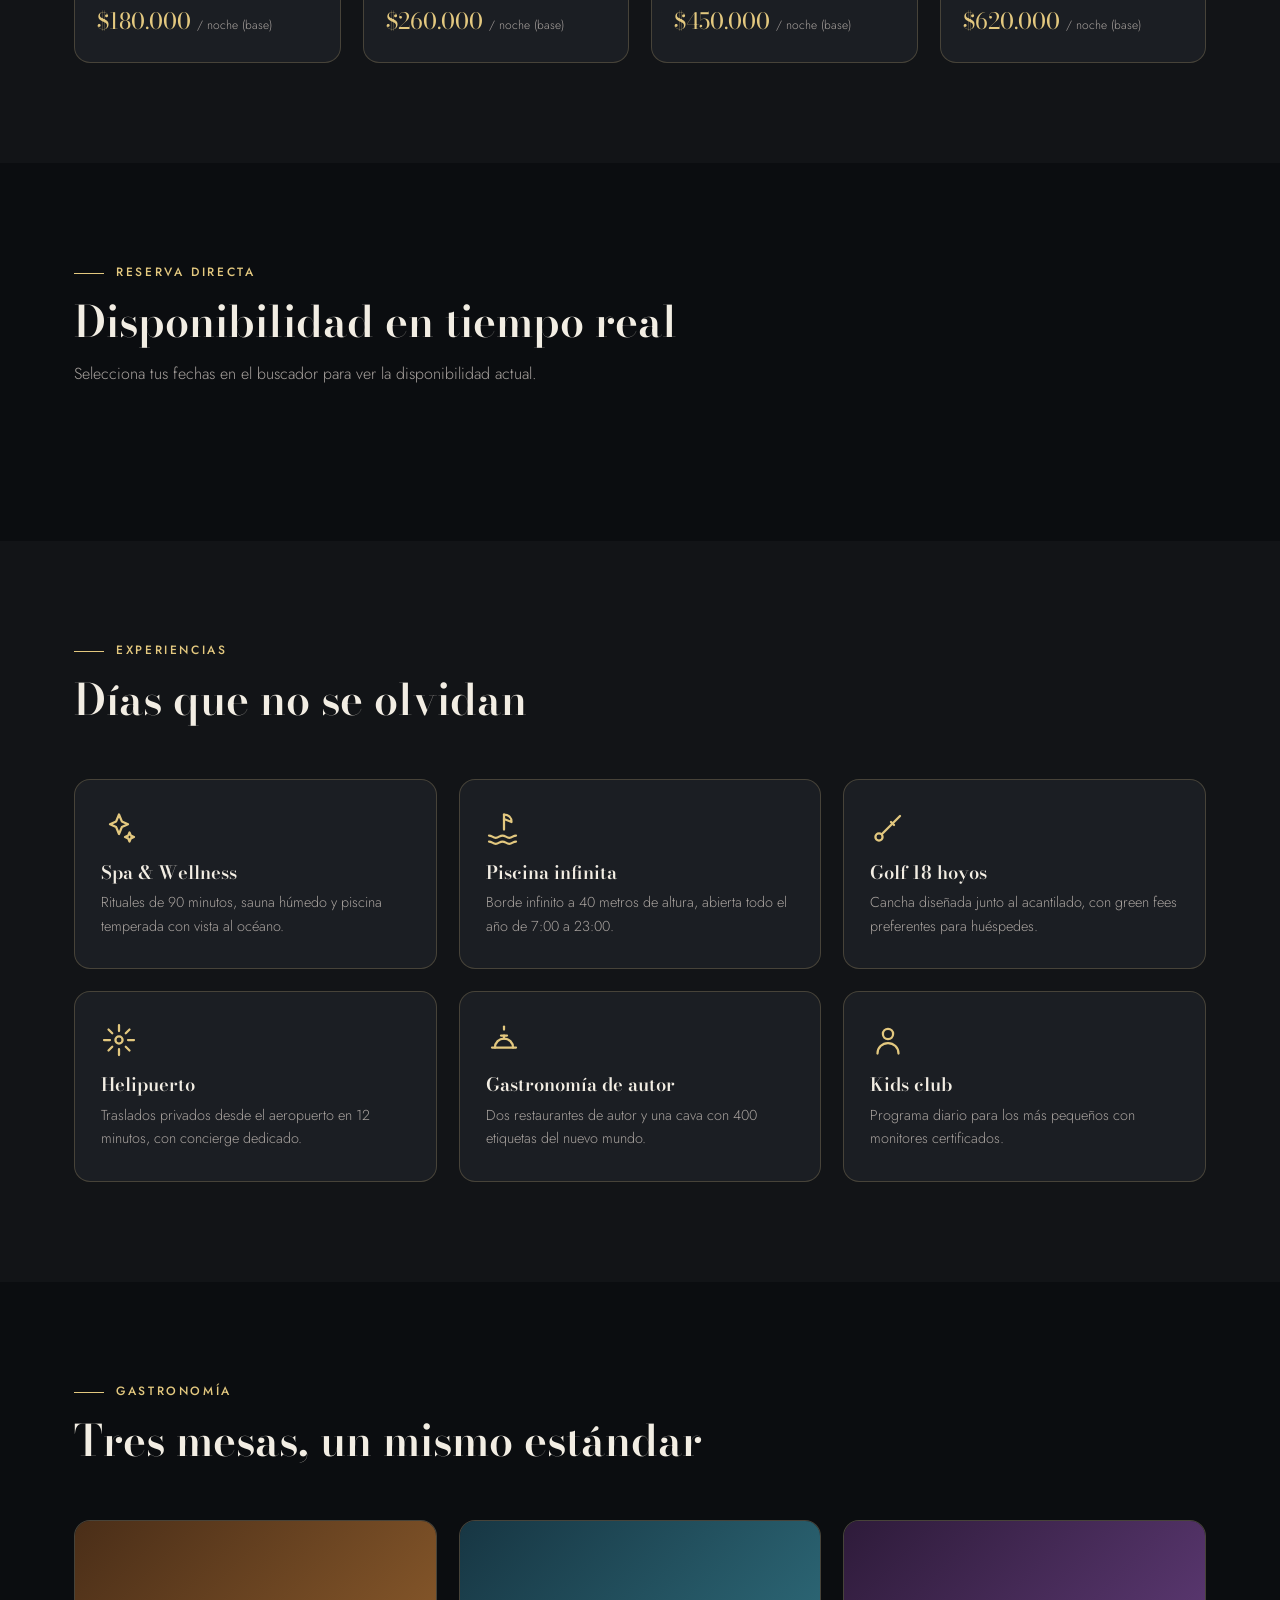
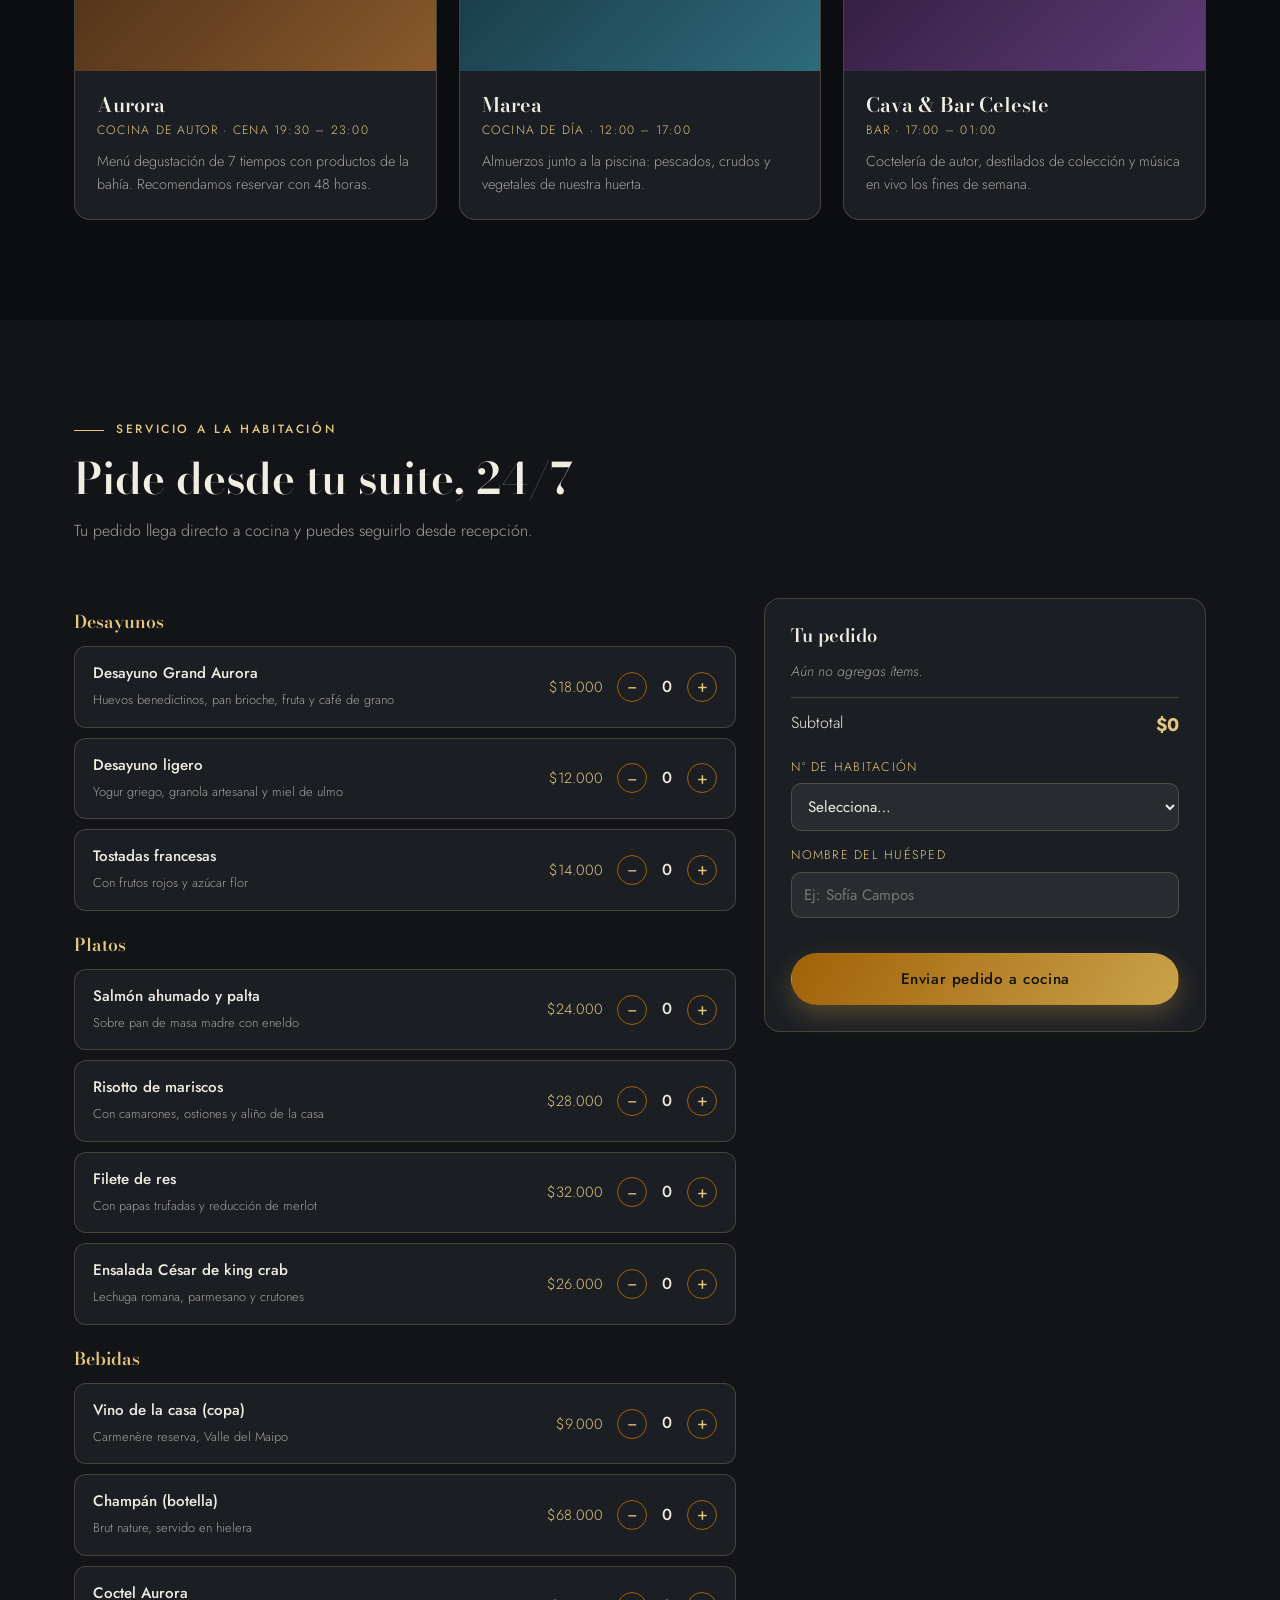
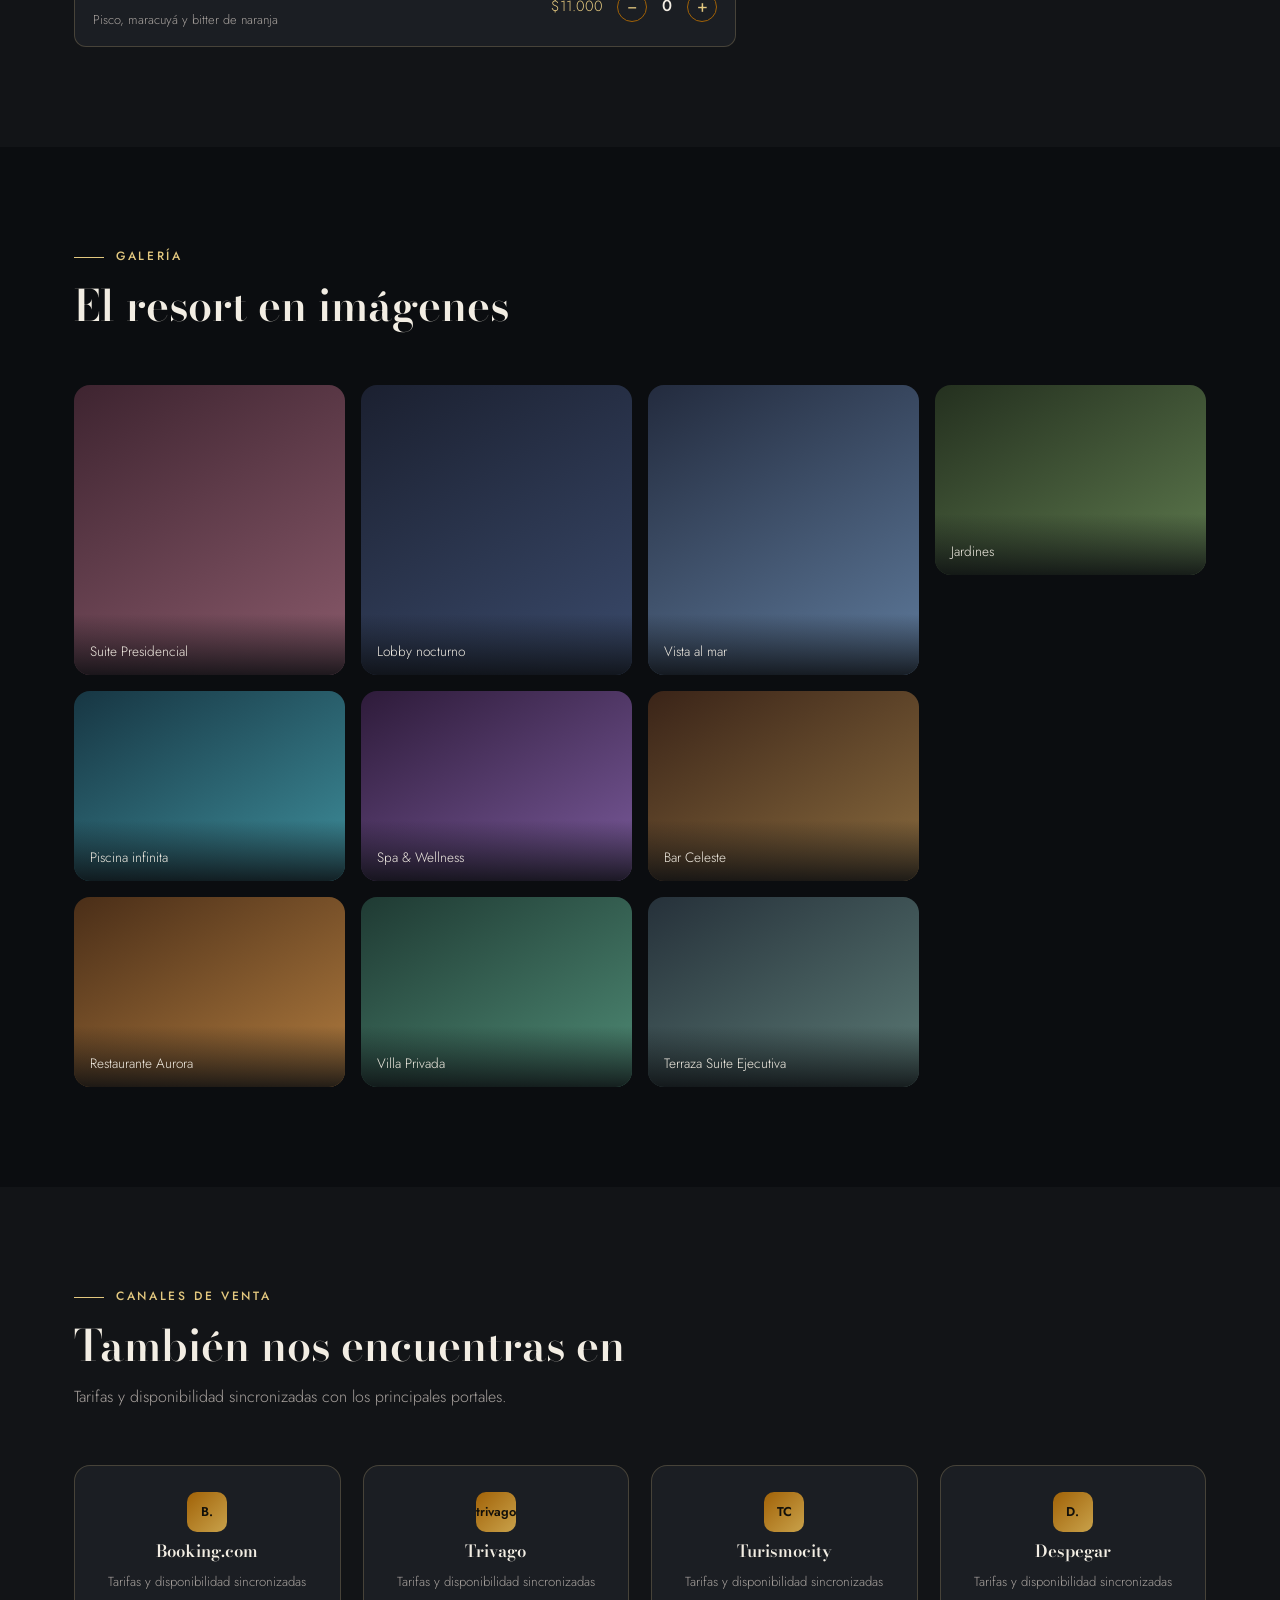
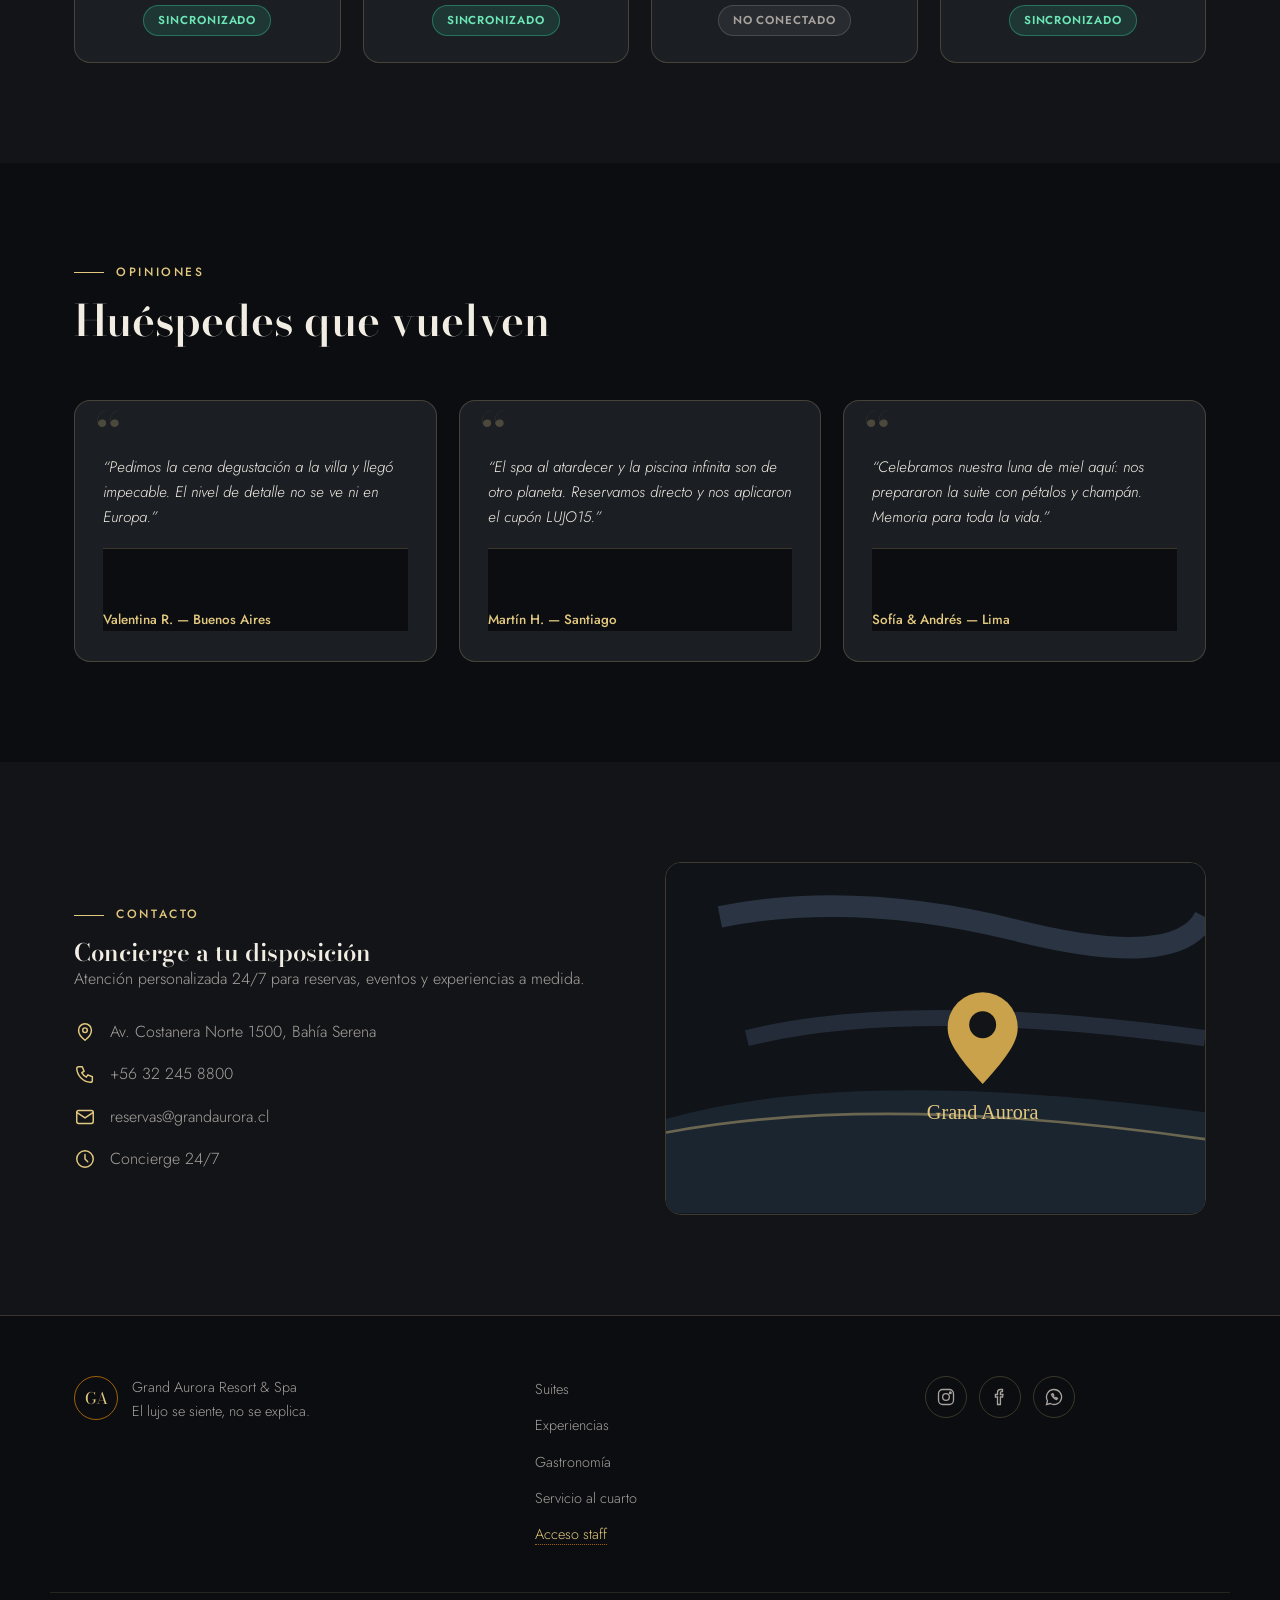
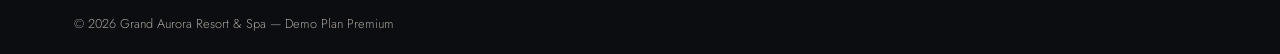
<file: hotel-premium/index.html>
<!DOCTYPE html>
<html lang="es">
<head>
<meta charset="UTF-8">
<meta name="viewport" content="width=device-width, initial-scale=1.0">
<title>Grand Aurora Resort &amp; Spa — Lujo frente al mar</title>
<meta name="description" content="Grand Aurora Resort & Spa: resort 5 estrellas con suites de lujo, gastronomía de autor, spa y servicio a la habitación 24/7.">
<link rel="icon" href="data:image/svg+xml,%3Csvg xmlns='http://www.w3.org/2000/svg' viewBox='0 0 32 32'%3E%3Crect width='32' height='32' rx='8' fill='%23121417'/%3E%3Ctext x='16' y='21' font-family='Georgia' font-size='12' fill='%23E3C87F' text-anchor='middle'%3EGA%3C/text%3E%3C/svg%3E">
<link rel="preconnect" href="https://fonts.googleapis.com">
<link rel="preconnect" href="https://fonts.gstatic.com" crossorigin>
<link href="https://fonts.googleapis.com/css2?family=Bodoni+Moda:opsz,wght@6..96,400;6..96,600;6..96,700&family=Jost:wght@300;400;500;600&display=swap" rel="stylesheet">
<link rel="stylesheet" href="css/styles.css">
</head>
<body>

<!-- Preloader -->
<div id="preloader" aria-hidden="true"><span class="pre-mono">GA</span></div>

<!-- ============ HEADER ============ -->
<header id="header">
  <div class="container nav-bar">
    <a href="#inicio" class="brand">
      <span class="brand-mark">GA</span>
      <span class="brand-name">Grand Aurora<small>Resort &amp; Spa</small></span>
    </a>
    <nav aria-label="Navegación principal">
      <ul class="nav-links" id="navLinks">
        <li><a href="#suites">Suites</a></li>
        <li><a href="#experiencias">Experiencias</a></li>
        <li><a href="#gastronomia">Gastronomía</a></li>
        <li><a href="#galeria">Galería</a></li>
        <li><a href="#servicio">Servicio al cuarto</a></li>
        <li><a href="#reservar" class="btn btn-gold btn-sm">Reservar</a></li>
      </ul>
    </nav>
    <button class="hamb" id="hamb" aria-label="Abrir menú" aria-expanded="false"><span></span><span></span><span></span></button>
  </div>
</header>

<main>
<!-- ============ HERO ============ -->
<section class="hero" id="inicio">
  <div class="hero-bg" aria-hidden="true"></div>
  <div class="hero-art" aria-hidden="true">
    <svg viewBox="0 0 1440 500" preserveAspectRatio="xMidYMax slice">
      <g fill="none" stroke="#E3C87F" stroke-opacity=".35" stroke-width="1.5">
        <path d="M0 470 Q360 440 720 465 T1440 455"/>
        <path d="M0 485 Q360 460 720 480 T1440 472"/>
      </g>
      <g fill="#0B0D10">
        <path d="M120 470 V300 h40 v170 z"/><path d="M100 300 h80 l-40 -46 z"/>
        <path d="M1310 470 V260 h50 v210 z"/><path d="M1288 260 h94 l-47 -54 z"/>
      </g>
      <g stroke="#E3C87F" stroke-opacity=".5" stroke-width="2" fill="none">
        <path d="M340 470 q6 -80 -22 -120 M340 470 q-2 -70 26 -112 M340 470 q14 -60 44 -84"/>
        <path d="M1120 470 q6 -80 -22 -120 M1120 470 q-2 -70 26 -112 M1120 470 q14 -60 44 -84"/>
      </g>
      <g fill="#E3C87F"><circle cx="240" cy="90" r="1.6"/><circle cx="560" cy="60" r="1.3"/><circle cx="880" cy="110" r="1.6"/><circle cx="1200" cy="70" r="1.3"/><circle cx="700" cy="140" r="1.2"/><circle cx="1020" cy="46" r="1.5"/></g>
    </svg>
  </div>
  <div class="container hero-content">
    <p class="kicker reveal">Bahía Serena · Chile</p>
    <h1 class="reveal">El lujo se siente,<br>no se explica</h1>
    <p class="lead reveal">Suites frente al mar, gastronomía de autor y un spa que detiene el tiempo. Bienvenido al Grand Aurora.</p>

    <!-- Widget de reserva -->
    <form class="booking-bar reveal" id="bookingBar" novalidate>
      <div class="bb-field">
        <label for="bb-in">Llegada</label>
        <input type="date" id="bb-in" required>
      </div>
      <div class="bb-field">
        <label for="bb-out">Salida</label>
        <input type="date" id="bb-out" required>
      </div>
      <div class="bb-field">
        <label for="bb-guests">Huéspedes</label>
        <select id="bb-guests"><option value="1">1</option><option value="2" selected>2</option><option value="3">3</option><option value="4">4</option><option value="5">5</option><option value="6">6</option></select>
      </div>
      <div class="bb-field">
        <label for="bb-promo">Cupón (opcional)</label>
        <input type="text" id="bb-promo" placeholder="Ej: LUJO15" autocomplete="off">
      </div>
      <button type="submit" class="btn btn-gold">Consultar disponibilidad</button>
    </form>
    <p class="bb-error" id="bbError" role="alert"></p>
  </div>
</section>

<!-- ============ SUITES ============ -->
<section class="section" id="suites">
  <div class="container">
    <div class="sec-head reveal">
      <p class="kicker">Suites</p>
      <h2>Doce espacios, cuatro maneras de quedarse</h2>
      <p class="sec-sub">Tarifas vigentes publicadas por nuestro equipo de revenue — se actualizan en tiempo real.</p>
    </div>
    <div class="suites-grid" id="suitesGrid"><!-- JS renderiza desde GA.db --></div>
  </div>
</section>

<!-- ============ DISPONIBILIDAD / RESERVA ============ -->
<section class="section section-deep" id="reservar">
  <div class="container">
    <div class="sec-head reveal">
      <p class="kicker">Reserva directa</p>
      <h2>Disponibilidad en tiempo real</h2>
      <p class="sec-sub" id="availHint">Selecciona tus fechas en el buscador para ver la disponibilidad actual.</p>
    </div>

    <div id="availResults" class="avail-grid" hidden></div>

    <!-- Builder de paquete -->
    <div id="builder" class="builder" hidden>
      <div class="builder-steps">
        <div class="bstep">
          <h3><span>1</span> Tu suite</h3>
          <p id="builderRoom" class="bstep-note"></p>
        </div>
        <div class="bstep">
          <h3><span>2</span> Comidas</h3>
          <div id="mealOptions" class="opt-grid"></div>
        </div>
        <div class="bstep">
          <h3><span>3</span> Actividades</h3>
          <div id="actOptions" class="opt-grid"></div>
        </div>
      </div>

      <aside class="summary">
        <h3>Resumen de tu estancia</h3>
        <dl id="summaryLines"></dl>
        <div class="summary-total"><span>Total</span><b id="summaryTotal">$0</b></div>
        <button class="btn btn-gold btn-block" id="btnConfirm">Confirmar reserva</button>
      </aside>
    </div>
  </div>
</section>

<!-- ============ EXPERIENCIAS ============ -->
<section class="section" id="experiencias">
  <div class="container">
    <div class="sec-head reveal">
      <p class="kicker">Experiencias</p>
      <h2>Días que no se olvidan</h2>
    </div>
    <div class="exp-grid">
      <article class="exp-card reveal">
        <svg viewBox="0 0 24 24" fill="none" stroke="currentColor" stroke-width="1.5" stroke-linecap="round" stroke-linejoin="round"><path d="M12 3l1.9 4.6L18 9.5l-4.1 1.9L12 16l-1.9-4.6L6 9.5l4.1-1.9z"/><path d="M19 15l.9 2.1L22 18l-2.1.9L19 21l-.9-2.1L16 18l2.1-.9z"/></svg>
        <h3>Spa &amp; Wellness</h3><p>Rituales de 90 minutos, sauna húmedo y piscina temperada con vista al océano.</p>
      </article>
      <article class="exp-card reveal">
        <svg viewBox="0 0 24 24" fill="none" stroke="currentColor" stroke-width="1.5" stroke-linecap="round" stroke-linejoin="round"><path d="M2 17c2 0 2.5 1.5 4.5 1.5S9 17 11 17s2.5 1.5 4.5 1.5S18 17 20 17"/><path d="M2 21c2 0 2.5 1.5 4.5 1.5S9 21 11 21s2.5 1.5 4.5 1.5S18 21 20 21"/><path d="M12 3v10"/><path d="M12 3c3 0 5 2 5 5l-5-2"/></svg>
        <h3>Piscina infinita</h3><p>Borde infinito a 40 metros de altura, abierta todo el año de 7:00 a 23:00.</p>
      </article>
      <article class="exp-card reveal">
        <svg viewBox="0 0 24 24" fill="none" stroke="currentColor" stroke-width="1.5" stroke-linecap="round" stroke-linejoin="round"><circle cx="6" cy="18" r="2.4"/><path d="M8 16L20 4"/><path d="M14 8l2 2"/></svg>
        <h3>Golf 18 hoyos</h3><p>Cancha diseñada junto al acantilado, con green fees preferentes para huéspedes.</p>
      </article>
      <article class="exp-card reveal">
        <svg viewBox="0 0 24 24" fill="none" stroke="currentColor" stroke-width="1.5" stroke-linecap="round" stroke-linejoin="round"><circle cx="12" cy="12" r="2.4"/><path d="M12 2v4M12 18v4M2 12h4M18 12h4"/><path d="M5 5l2.5 2.5M19 19l-2.5-2.5M19 5l-2.5 2.5M5 19l2.5-2.5"/></svg>
        <h3>Helipuerto</h3><p>Traslados privados desde el aeropuerto en 12 minutos, con concierge dedicado.</p>
      </article>
      <article class="exp-card reveal">
        <svg viewBox="0 0 24 24" fill="none" stroke="currentColor" stroke-width="1.5" stroke-linecap="round" stroke-linejoin="round"><path d="M4 17h16"/><path d="M6 17a6 6 0 0112 0"/><path d="M12 11V9"/><path d="M10 9h4"/><path d="M12 5V3"/></svg>
        <h3>Gastronomía de autor</h3><p>Dos restaurantes de autor y una cava con 400 etiquetas del nuevo mundo.</p>
      </article>
      <article class="exp-card reveal">
        <svg viewBox="0 0 24 24" fill="none" stroke="currentColor" stroke-width="1.5" stroke-linecap="round" stroke-linejoin="round"><circle cx="12" cy="8" r="3.4"/><path d="M5 21c0-3.9 3.1-7 7-7s7 3.1 7 7"/></svg>
        <h3>Kids club</h3><p>Programa diario para los más pequeños con monitores certificados.</p>
      </article>
    </div>
  </div>
</section>

<!-- ============ GASTRONOMÍA ============ -->
<section class="section section-deep" id="gastronomia">
  <div class="container">
    <div class="sec-head reveal">
      <p class="kicker">Gastronomía</p>
      <h2>Tres mesas, un mismo estándar</h2>
    </div>
    <div class="gastro-grid">
      <article class="gastro-card reveal">
        <div class="gastro-photo gp-1"></div>
        <div class="gastro-body">
          <h3>Aurora</h3>
          <p class="gastro-tag">Cocina de autor · Cena 19:30 – 23:00</p>
          <p>Menú degustación de 7 tiempos con productos de la bahía. Recomendamos reservar con 48 horas.</p>
        </div>
      </article>
      <article class="gastro-card reveal">
        <div class="gastro-photo gp-2"></div>
        <div class="gastro-body">
          <h3>Marea</h3>
          <p class="gastro-tag">Cocina de día · 12:00 – 17:00</p>
          <p>Almuerzos junto a la piscina: pescados, crudos y vegetales de nuestra huerta.</p>
        </div>
      </article>
      <article class="gastro-card reveal">
        <div class="gastro-photo gp-3"></div>
        <div class="gastro-body">
          <h3>Cava &amp; Bar Celeste</h3>
          <p class="gastro-tag">Bar · 17:00 – 01:00</p>
          <p>Coctelería de autor, destilados de colección y música en vivo los fines de semana.</p>
        </div>
      </article>
    </div>
  </div>
</section>

<!-- ============ SERVICIO A LA HABITACIÓN ============ -->
<section class="section" id="servicio">
  <div class="container">
    <div class="sec-head reveal">
      <p class="kicker">Servicio a la habitación</p>
      <h2>Pide desde tu suite, 24/7</h2>
      <p class="sec-sub">Tu pedido llega directo a cocina y puedes seguirlo desde recepción.</p>
    </div>
    <div class="rs-wrap">
      <div class="rs-menu" id="rsMenu"><!-- JS renderiza el menú --></div>
      <aside class="rs-order">
        <h3>Tu pedido</h3>
        <div id="rsItems" class="rs-items"><p class="rs-empty" id="rsEmpty">Aún no agregas ítems.</p></div>
        <div class="rs-subtotal"><span>Subtotal</span><b id="rsTotal">$0</b></div>
        <div class="field">
          <label for="rsRoom">N° de habitación</label>
          <select id="rsRoom"></select>
        </div>
        <div class="field">
          <label for="rsGuest">Nombre del huésped</label>
          <input type="text" id="rsGuest" placeholder="Ej: Sofía Campos" autocomplete="name">
        </div>
        <p class="error" id="rsError" role="alert"></p>
        <button class="btn btn-gold btn-block" id="rsSend">Enviar pedido a cocina</button>
        <p class="rs-success" id="rsSuccess" role="status"></p>
      </aside>
    </div>
  </div>
</section>

<!-- ============ GALERÍA ============ -->
<section class="section section-deep" id="galeria">
  <div class="container">
    <div class="sec-head reveal">
      <p class="kicker">Galería</p>
      <h2>El resort en imágenes</h2>
    </div>
    <div class="masonry">
      <figure class="m-item tall ga1 reveal" data-caption="Suite Presidencial" tabindex="0"><figcaption>Suite Presidencial</figcaption></figure>
      <figure class="m-item ga2 reveal" data-caption="Piscina infinita" tabindex="0"><figcaption>Piscina infinita</figcaption></figure>
      <figure class="m-item ga3 reveal" data-caption="Restaurante Aurora" tabindex="0"><figcaption>Restaurante Aurora</figcaption></figure>
      <figure class="m-item tall ga4 reveal" data-caption="Lobby nocturno" tabindex="0"><figcaption>Lobby nocturno</figcaption></figure>
      <figure class="m-item ga5 reveal" data-caption="Spa & Wellness" tabindex="0"><figcaption>Spa &amp; Wellness</figcaption></figure>
      <figure class="m-item ga6 reveal" data-caption="Villa Privada" tabindex="0"><figcaption>Villa Privada</figcaption></figure>
      <figure class="m-item tall ga7 reveal" data-caption="Vista al mar" tabindex="0"><figcaption>Vista al mar</figcaption></figure>
      <figure class="m-item ga8 reveal" data-caption="Bar Celeste" tabindex="0"><figcaption>Bar Celeste</figcaption></figure>
      <figure class="m-item ga9 reveal" data-caption="Terraza Suite Ejecutiva" tabindex="0"><figcaption>Terraza Suite Ejecutiva</figcaption></figure>
      <figure class="m-item ga10 reveal" data-caption="Jardines" tabindex="0"><figcaption>Jardines</figcaption></figure>
    </div>
  </div>
</section>

<!-- ============ CANALES ============ -->
<section class="section" id="canales">
  <div class="container">
    <div class="sec-head reveal">
      <p class="kicker">Canales de venta</p>
      <h2>También nos encuentras en</h2>
      <p class="sec-sub">Tarifas y disponibilidad sincronizadas con los principales portales.</p>
    </div>
    <div class="channels-grid" id="channelsGrid"><!-- JS renderiza desde GA.db --></div>
  </div>
</section>

<!-- ============ TESTIMONIOS ============ -->
<section class="section section-deep" id="opiniones">
  <div class="container">
    <div class="sec-head reveal">
      <p class="kicker">Opiniones</p>
      <h2>Huéspedes que vuelven</h2>
    </div>
    <div class="quotes-grid">
      <blockquote class="quote reveal"><p>“Pedimos la cena degustación a la villa y llegó impecable. El nivel de detalle no se ve ni en Europa.”</p><footer>Valentina R. — Buenos Aires</footer></blockquote>
      <blockquote class="quote reveal"><p>“El spa al atardecer y la piscina infinita son de otro planeta. Reservamos directo y nos aplicaron el cupón LUJO15.”</p><footer>Martín H. — Santiago</footer></blockquote>
      <blockquote class="quote reveal"><p>“Celebramos nuestra luna de miel aquí: nos prepararon la suite con pétalos y champán. Memoria para toda la vida.”</p><footer>Sofía &amp; Andrés — Lima</footer></blockquote>
    </div>
  </div>
</section>

<!-- ============ CONTACTO ============ -->
<section class="section" id="contacto">
  <div class="container contact-grid">
    <div class="reveal">
      <p class="kicker">Contacto</p>
      <h2>Concierge a tu disposición</h2>
      <p class="sec-sub">Atención personalizada 24/7 para reservas, eventos y experiencias a medida.</p>
      <ul class="info-list" id="contactInfo"><!-- JS renderiza desde GA.db.settings --></ul>
    </div>
    <div class="map-card reveal" role="img" aria-label="Mapa ilustrado de la ubicación del resort">
      <svg viewBox="0 0 400 260" aria-hidden="true">
        <rect width="400" height="260" fill="#101318"/>
        <path d="M0 190 Q140 150 400 185 L400 260 L0 260 Z" fill="#1B2530"/>
        <path d="M0 200 Q160 170 400 205" stroke="#E3C87F" stroke-opacity=".4" stroke-width="2" fill="none"/>
        <path d="M40 40 Q140 20 260 50 T400 40" stroke="#2A3442" stroke-width="16" fill="none"/>
        <path d="M60 130 Q180 100 400 130" stroke="#232C38" stroke-width="12" fill="none"/>
        <g transform="translate(235,120)">
          <path d="M0 44 C-20 22 -26 12 -26 2 A26 26 0 1126 2 C26 12 20 22 0 44z" fill="#C9A24B"/>
          <circle cx="0" cy="0" r="10" fill="#121417"/>
        </g>
        <text x="235" y="190" text-anchor="middle" font-family="Georgia" font-size="15" fill="#E3C87F">Grand Aurora</text>
      </svg>
    </div>
  </div>
</section>
</main>

<!-- ============ FOOTER ============ -->
<footer>
  <div class="container footer-grid">
    <div class="footer-brand">
      <span class="brand-mark">GA</span>
      <p>Grand Aurora Resort &amp; Spa<br>El lujo se siente, no se explica.</p>
    </div>
    <ul class="footer-links">
      <li><a href="#suites">Suites</a></li>
      <li><a href="#experiencias">Experiencias</a></li>
      <li><a href="#gastronomia">Gastronomía</a></li>
      <li><a href="#servicio">Servicio al cuarto</a></li>
      <li><a href="admin.html" class="staff-link">Acceso staff</a></li>
    </ul>
    <div class="social">
      <a href="#" aria-label="Instagram"><svg viewBox="0 0 24 24" fill="none" stroke="currentColor" stroke-width="1.6"><rect x="3" y="3" width="18" height="18" rx="5"/><circle cx="12" cy="12" r="4"/><circle cx="17.2" cy="6.8" r="1" fill="currentColor"/></svg></a>
      <a href="#" aria-label="Facebook"><svg viewBox="0 0 24 24" fill="none" stroke="currentColor" stroke-width="1.6"><path d="M15 3h-2.5A3.5 3.5 0 009 6.5V9H6.5v3H9v9h3.5v-9h2.6l.4-3h-3V6.8c0-.7.3-1.3 1.5-1.3H15z"/></svg></a>
      <a href="#" aria-label="WhatsApp"><svg viewBox="0 0 24 24" fill="none" stroke="currentColor" stroke-width="1.6"><path d="M12 3a9 9 0 00-7.8 13.5L3 21l4.6-1.2A9 9 0 1012 3z"/><path d="M9 8.8c.6 2.6 3.6 5.6 6.2 6.2l1-1.4-2.2-1.1-1 .7c-.8-.5-1.5-1.2-2-2l.7-1L10.6 8z"/></svg></a>
    </div>
  </div>
  <div class="container footer-bottom">
    <p>© <span id="year"></span> Grand Aurora Resort &amp; Spa — Demo Plan Premium</p>
  </div>
</footer>

<!-- ============ MODAL CONFIRMACIÓN DE RESERVA ============ -->
<div class="modal" id="modalGuest" hidden>
  <div class="modal-card">
    <h3>Completa tu reserva</h3>
    <div class="field"><label for="mgName">Nombre completo</label><input type="text" id="mgName" autocomplete="name"></div>
    <div class="field"><label for="mgEmail">Email</label><input type="email" id="mgEmail" autocomplete="email"></div>
    <p class="error" id="mgError" role="alert"></p>
    <div class="modal-actions">
      <button class="btn btn-ghost-dark" id="mgCancel">Volver</button>
      <button class="btn btn-gold" id="mgOk">Emitir reserva</button>
    </div>
  </div>
</div>

<div class="modal" id="modalSuccess" hidden>
  <div class="modal-card success-card">
    <div class="print-area" id="printArea">
      <p class="kicker">Reserva confirmada</p>
      <h3 class="success-code" id="resCode">GA-2026-XXXXX</h3>
      <dl id="resSummary" class="res-summary"></dl>
    </div>
    <div class="modal-actions">
      <button class="btn btn-ghost-dark" id="btnPrint">Imprimir comprobante</button>
      <button class="btn btn-gold" id="btnDone">Aceptar</button>
    </div>
  </div>
</div>

<!-- ============ LIGHTBOX ============ -->
<div class="lightbox" id="lightbox" role="dialog" aria-modal="true" aria-label="Visor de galería" hidden>
  <button class="lb-close" id="lbClose" aria-label="Cerrar galería">×</button>
  <button class="lb-prev" id="lbPrev" aria-label="Imagen anterior">‹</button>
  <figure class="lb-figure"><div class="lb-image" id="lbImage"></div><figcaption id="lbCaption"></figcaption></figure>
  <button class="lb-next" id="lbNext" aria-label="Imagen siguiente">›</button>
</div>

<button id="toTop" class="to-top" aria-label="Volver arriba" hidden>
  <svg viewBox="0 0 24 24" fill="none" stroke="currentColor" stroke-width="2" stroke-linecap="round" stroke-linejoin="round"><path d="M12 19V5M5 12l7-7 7 7"/></svg>
</button>

<script src="js/data.js"></script>
<script src="js/main.js"></script>
</body>
</html>
</file>
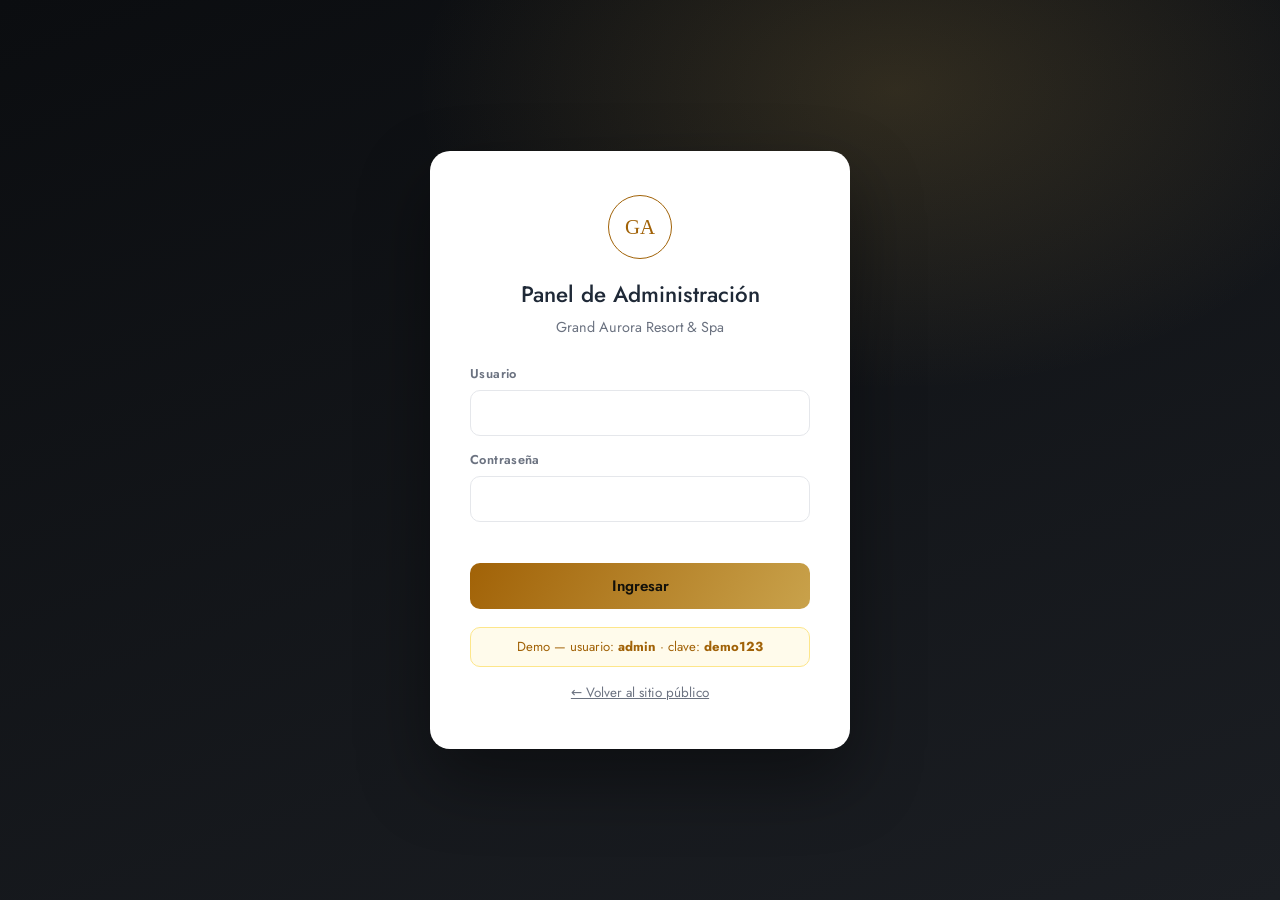
<file: hotel-premium/admin.html>
<!DOCTYPE html>
<html lang="es">
<head>
<meta charset="UTF-8">
<meta name="viewport" content="width=device-width, initial-scale=1.0">
<title>Panel de Administración — Grand Aurora Resort &amp; Spa</title>
<meta name="description" content="Panel de administración (PMS) del Grand Aurora Resort & Spa: habitaciones, limpieza, reservas, servicio al cuarto, tarifas y canales.">
<meta name="robots" content="noindex">
<link rel="icon" href="data:image/svg+xml,%3Csvg xmlns='http://www.w3.org/2000/svg' viewBox='0 0 32 32'%3E%3Crect width='32' height='32' rx='8' fill='%2314161A'/%3E%3Ctext x='16' y='21' font-family='Georgia' font-size='12' fill='%23E3C87F' text-anchor='middle'%3EGA%3C/text%3E%3C/svg%3E">
<link rel="preconnect" href="https://fonts.googleapis.com">
<link rel="preconnect" href="https://fonts.gstatic.com" crossorigin>
<link href="https://fonts.googleapis.com/css2?family=Jost:wght@300;400;500;600&display=swap" rel="stylesheet">
<link rel="stylesheet" href="css/admin.css">
</head>
<body>

<!-- ============ LOGIN ============ -->
<div id="loginScreen" class="login-screen" hidden>
  <form class="login-card" id="loginForm" novalidate>
    <span class="login-mono">GA</span>
    <h1>Panel de Administración</h1>
    <p class="login-sub">Grand Aurora Resort &amp; Spa</p>
    <div class="field">
      <label for="lgUser">Usuario</label>
      <input type="text" id="lgUser" autocomplete="username">
    </div>
    <div class="field">
      <label for="lgPass">Contraseña</label>
      <input type="password" id="lgPass" autocomplete="current-password">
    </div>
    <p class="login-error" id="lgError" role="alert"></p>
    <button type="submit" class="btn-gold btn-block">Ingresar</button>
    <p class="login-note">Demo — usuario: <b>admin</b> · clave: <b>demo123</b></p>
    <a class="login-back" href="index.html">← Volver al sitio público</a>
  </form>
</div>

<!-- ============ APP ============ -->
<div id="app" class="app" hidden>

  <!-- Sidebar -->
  <aside class="sidebar" id="sidebar">
    <div class="side-brand"><span class="brand-mark">GA</span><div><b>Grand Aurora</b><small>Admin PMS</small></div></div>
    <nav class="side-nav" aria-label="Módulos de administración">
      <button class="side-link active" data-module="dashboard">
        <svg viewBox="0 0 24 24" fill="none" stroke="currentColor" stroke-width="1.8" stroke-linecap="round"><rect x="3" y="12" width="4" height="8" rx="1"/><rect x="10" y="7" width="4" height="13" rx="1"/><rect x="17" y="3" width="4" height="17" rx="1"/></svg>
        Dashboard</button>
      <button class="side-link" data-module="habitaciones">
        <svg viewBox="0 0 24 24" fill="none" stroke="currentColor" stroke-width="1.8" stroke-linecap="round" stroke-linejoin="round"><path d="M3 18v-6a2 2 0 012-2h14a2 2 0 012 2v6"/><path d="M3 18h18"/><path d="M7 10V7a2 2 0 012-2h6a2 2 0 012 2v3"/></svg>
        Habitaciones</button>
      <button class="side-link" data-module="limpieza">
        <svg viewBox="0 0 24 24" fill="none" stroke="currentColor" stroke-width="1.8" stroke-linecap="round" stroke-linejoin="round"><path d="M12 3l1.9 4.6L18 9.5l-4.1 1.9L12 16l-1.9-4.6L6 9.5l4.1-1.9z"/><path d="M19 15l.9 2.1L22 18l-2.1.9L19 21l-.9-2.1L16 18l2.1-.9z"/></svg>
        Limpieza</button>
      <button class="side-link" data-module="reservas">
        <svg viewBox="0 0 24 24" fill="none" stroke="currentColor" stroke-width="1.8" stroke-linecap="round"><rect x="3" y="5" width="18" height="16" rx="2"/><path d="M16 3v4M8 3v4M3 11h18"/></svg>
        Reservas</button>
      <button class="side-link" data-module="servicio">
        <svg viewBox="0 0 24 24" fill="none" stroke="currentColor" stroke-width="1.8" stroke-linecap="round" stroke-linejoin="round"><path d="M4 17h16"/><path d="M6 17a6 6 0 0112 0"/><path d="M12 11V9"/><path d="M10 9h4"/></svg>
        Servicio al cuarto <span class="side-badge" id="badgeOrders" hidden>0</span></button>
      <button class="side-link" data-module="tarifas">
        <svg viewBox="0 0 24 24" fill="none" stroke="currentColor" stroke-width="1.8" stroke-linecap="round" stroke-linejoin="round"><path d="M20 7l-8-4-8 4 8 4 8-4z"/><path d="M4 7v10l8 4 8-4V7"/></svg>
        Tarifas</button>
      <button class="side-link" data-module="paquetes">
        <svg viewBox="0 0 24 24" fill="none" stroke="currentColor" stroke-width="1.8" stroke-linecap="round" stroke-linejoin="round"><path d="M20 12v6a2 2 0 01-2 2H6a2 2 0 01-2-2v-6"/><rect x="2" y="7" width="20" height="5"/><path d="M12 7v13"/></svg>
        Paquetes</button>
      <button class="side-link" data-module="canales">
        <svg viewBox="0 0 24 24" fill="none" stroke="currentColor" stroke-width="1.8" stroke-linecap="round"><circle cx="12" cy="12" r="9"/><path d="M3 12h18M12 3a15 15 0 010 18M12 3a15 15 0 000 18"/></svg>
        Canales</button>
      <button class="side-link" data-module="config">
        <svg viewBox="0 0 24 24" fill="none" stroke="currentColor" stroke-width="1.8" stroke-linecap="round" stroke-linejoin="round"><circle cx="12" cy="12" r="3"/><path d="M19 12a7 7 0 00-.1-1.2l2-1.6-2-3.4-2.4 1a7 7 0 00-2-1.2L14 3h-4l-.5 2.6a7 7 0 00-2 1.2l-2.4-1-2 3.4 2 1.6A7 7 0 005 12c0 .4 0 .8.1 1.2l-2 1.6 2 3.4 2.4-1a7 7 0 002 1.2L10 21h4l.5-2.6a7 7 0 002-1.2l2.4 1 2-3.4-2-1.6c.1-.4.1-.8.1-1.2z"/></svg>
        Configuración</button>
    </nav>
    <button class="side-link logout" id="btnLogout">
      <svg viewBox="0 0 24 24" fill="none" stroke="currentColor" stroke-width="1.8" stroke-linecap="round" stroke-linejoin="round"><path d="M9 21H5a2 2 0 01-2-2V5a2 2 0 012-2h4"/><path d="M16 17l5-5-5-5M21 12H9"/></svg>
      Cerrar sesión</button>
  </aside>

  <!-- Contenido -->
  <div class="content">
    <header class="topbar">
      <button class="hamb" id="hambAdmin" aria-label="Abrir menú"><span></span><span></span><span></span></button>
      <h1 id="moduleTitle">Dashboard</h1>
      <div class="topbar-right">
        <span class="chip-occ" id="chipOcc">Ocupación: —</span>
        <span class="topbar-date" id="topbarDate"></span>
        <a class="btn-ghost-sm" href="index.html" target="_blank" rel="noopener">Ver sitio</a>
      </div>
    </header>

    <main class="main" id="main">

      <!-- DASHBOARD -->
      <section class="module active" id="mod-dashboard">
        <div class="kpis" id="kpis"></div>
        <div class="grid-2">
          <div class="card">
            <h2>Ingresos últimos 7 días</h2>
            <div id="chartRevenue" class="chart"></div>
          </div>
          <div class="card">
            <h2>Actividad reciente</h2>
            <ul class="feed" id="feedActivity"></ul>
          </div>
        </div>
        <div class="grid-2">
          <div class="card">
            <h2>Llegadas de hoy</h2>
            <ul class="mini-list" id="listArrivals"></ul>
          </div>
          <div class="card">
            <h2>Salidas de hoy</h2>
            <ul class="mini-list" id="listDepartures"></ul>
          </div>
        </div>
      </section>

      <!-- HABITACIONES -->
      <section class="module" id="mod-habitaciones">
        <div class="module-head">
          <div class="counters" id="roomCounters"></div>
          <div class="filters">
            <select id="filterStatus" aria-label="Filtrar por estado">
              <option value="">Todos los estados</option>
              <option value="disponible">Disponible</option>
              <option value="ocupada">Ocupada</option>
              <option value="limpieza">Limpieza</option>
              <option value="mantenimiento">Mantenimiento</option>
            </select>
            <select id="filterFloor" aria-label="Filtrar por piso">
              <option value="">Todos los pisos</option>
              <option value="1">Piso 1</option><option value="2">Piso 2</option>
              <option value="3">Piso 3</option><option value="4">Piso 4</option>
            </select>
          </div>
        </div>
        <div class="rooms-grid" id="roomsGrid"></div>
      </section>

      <!-- LIMPIEZA -->
      <section class="module" id="mod-limpieza">
        <div class="module-head">
          <h2 class="module-h2">Tablero de limpieza</h2>
          <button class="btn-gold btn-sm" id="btnNewTask">+ Nueva tarea</button>
        </div>
        <div class="kanban">
          <div class="kanban-col"><h3>Pendiente <span id="countPend">0</span></h3><div id="colPend" class="kanban-list"></div></div>
          <div class="kanban-col"><h3>En proceso <span id="countProc">0</span></h3><div id="colProc" class="kanban-list"></div></div>
          <div class="kanban-col"><h3>Terminada <span id="countTerm">0</span></h3><div id="colTerm" class="kanban-list"></div></div>
        </div>
      </section>

      <!-- RESERVAS -->
      <section class="module" id="mod-reservas">
        <div class="module-head">
          <div class="filters">
            <select id="filterResStatus" aria-label="Filtrar reservas por estado">
              <option value="">Todos los estados</option>
              <option value="confirmada">Confirmada</option>
              <option value="checkin">Check-in</option>
              <option value="checkout">Check-out</option>
              <option value="cancelada">Cancelada</option>
            </select>
          </div>
          <button class="btn-gold btn-sm" id="btnNewRes">+ Nueva reserva</button>
        </div>
        <div class="table-wrap">
          <table class="table" id="tableRes">
            <thead><tr><th>Código</th><th>Huésped</th><th>Tipo</th><th>Check-in</th><th>Check-out</th><th>Canal</th><th>Estado</th><th>Total</th><th>Acciones</th></tr></thead>
            <tbody id="tbodyRes"></tbody>
          </table>
        </div>
      </section>

      <!-- SERVICIO AL CUARTO -->
      <section class="module" id="mod-servicio">
        <div class="module-head"><h2 class="module-h2">Pedidos de servicio a la habitación</h2></div>
        <div class="orders-list" id="ordersList"></div>
      </section>

      <!-- TARIFAS -->
      <section class="module" id="mod-tarifas">
        <div class="grid-2">
          <div class="card">
            <h2>Tarifas base por tipo de habitación</h2>
            <p class="card-note">Los cambios se reflejan de inmediato en el sitio público.</p>
            <div id="ratesForm" class="rates-form"></div>
          </div>
          <div class="card">
            <h2>Calculadora de prueba</h2>
            <p class="card-note">Verifica el precio final con temporadas aplicadas.</p>
            <div class="calc-form">
              <div class="field"><label for="calcType">Tipo</label><select id="calcType"></select></div>
              <div class="field-row">
                <div class="field"><label for="calcIn">Llegada</label><input type="date" id="calcIn"></div>
                <div class="field"><label for="calcOut">Salida</label><input type="date" id="calcOut"></div>
              </div>
              <button class="btn-gold btn-sm" id="btnCalc">Calcular</button>
              <p class="calc-result" id="calcResult"></p>
            </div>
          </div>
        </div>
        <div class="card">
          <h2>Temporadas</h2>
          <div class="table-wrap">
            <table class="table">
              <thead><tr><th>Nombre</th><th>Desde</th><th>Hasta</th><th>Ajuste</th><th></th></tr></thead>
              <tbody id="tbodySeasons"></tbody>
            </table>
          </div>
          <form class="inline-form" id="formSeason" novalidate>
            <input type="text" id="seasonName" placeholder="Nombre (ej: Temporada Alta)" aria-label="Nombre de temporada">
            <input type="text" id="seasonFrom" placeholder="Desde MM-DD" maxlength="5" aria-label="Desde (MM-DD)">
            <input type="text" id="seasonTo" placeholder="Hasta MM-DD" maxlength="5" aria-label="Hasta (MM-DD)">
            <input type="number" id="seasonAdj" placeholder="Ajuste %" step="1" aria-label="Ajuste porcentual">
            <button class="btn-gold btn-sm" type="submit">Agregar</button>
          </form>
        </div>
      </section>

      <!-- PAQUETES -->
      <section class="module" id="mod-paquetes">
        <div class="card">
          <h2>Cupones de descuento</h2>
          <p class="card-note">Los cupones activos funcionan en el buscador del sitio público.</p>
          <div class="table-wrap">
            <table class="table">
              <thead><tr><th>Código</th><th>Descuento</th><th>Noches mín.</th><th>Activo</th><th></th></tr></thead>
              <tbody id="tbodyPromos"></tbody>
            </table>
          </div>
          <form class="inline-form" id="formPromo" novalidate>
            <input type="text" id="promoCode" placeholder="Código (ej: VERANO20)" aria-label="Código de cupón">
            <input type="number" id="promoPct" placeholder="% desc." min="1" max="90" aria-label="Porcentaje de descuento">
            <input type="number" id="promoMin" placeholder="Noches mín." min="0" aria-label="Noches mínimas">
            <button class="btn-gold btn-sm" type="submit">Crear cupón</button>
          </form>
        </div>
      </section>

      <!-- CANALES -->
      <section class="module" id="mod-canales">
        <div class="channels-grid" id="adminChannels"></div>
      </section>

      <!-- CONFIGURACIÓN -->
      <section class="module" id="mod-config">
        <div class="grid-2">
          <div class="card">
            <h2>Datos del hotel</h2>
            <form id="formSettings" novalidate>
              <div class="field"><label for="setName">Nombre</label><input type="text" id="setName"></div>
              <div class="field"><label for="setPhone">Teléfono</label><input type="text" id="setPhone"></div>
              <div class="field"><label for="setEmail">Email</label><input type="email" id="setEmail"></div>
              <div class="field"><label for="setAddress">Dirección</label><input type="text" id="setAddress"></div>
              <button class="btn-gold btn-sm" type="submit">Guardar cambios</button>
            </form>
          </div>
          <div class="card danger-zone">
            <h2>Zona de peligro</h2>
            <p class="card-note">Restablece todos los datos de demostración a su estado inicial. Se perderán reservas, pedidos y cambios realizados.</p>
            <button class="btn-danger" id="btnReset">Restablecer datos demo</button>
          </div>
        </div>
      </section>

    </main>
  </div>
</div>

<!-- ============ MODALES ============ -->
<div class="modal" id="modalRoom" hidden>
  <div class="modal-card">
    <h3 id="modalRoomTitle">Habitación</h3>
    <p class="modal-sub" id="modalRoomInfo"></p>
    <div class="field" id="fieldGuest" hidden>
      <label for="roomGuest">Nombre del huésped</label>
      <input type="text" id="roomGuest">
    </div>
    <div class="field">
      <label for="roomNote">Nota interna</label>
      <input type="text" id="roomNote" placeholder="Ej: cama extra solicitada">
    </div>
    <p class="modal-label">Cambiar estado a:</p>
    <div class="status-btns" id="statusBtns"></div>
    <div class="modal-actions"><button class="btn-ghost-dark" data-close>Cerrar</button></div>
  </div>
</div>

<div class="modal" id="modalNewRes" hidden>
  <div class="modal-card">
    <h3>Nueva reserva</h3>
    <div class="field"><label for="nrGuest">Huésped</label><input type="text" id="nrGuest"></div>
    <div class="field"><label for="nrEmail">Email</label><input type="email" id="nrEmail"></div>
    <div class="field"><label for="nrType">Tipo de habitación</label><select id="nrType"></select></div>
    <div class="field-row">
      <div class="field"><label for="nrIn">Check-in</label><input type="date" id="nrIn"></div>
      <div class="field"><label for="nrOut">Check-out</label><input type="date" id="nrOut"></div>
    </div>
    <div class="field"><label for="nrGuests">Huéspedes</label><select id="nrGuests"><option>1</option><option selected>2</option><option>3</option><option>4</option><option>5</option><option>6</option></select></div>
    <p class="login-error" id="nrError"></p>
    <p class="modal-sub" id="nrTotal"></p>
    <div class="modal-actions">
      <button class="btn-ghost-dark" data-close>Cancelar</button>
      <button class="btn-gold" id="nrCreate">Crear reserva</button>
    </div>
  </div>
</div>

<div class="modal" id="modalTask" hidden>
  <div class="modal-card">
    <h3>Nueva tarea de limpieza</h3>
    <div class="field"><label for="ntRoom">Habitación</label><select id="ntRoom"></select></div>
    <div class="field"><label for="ntPriority">Prioridad</label>
      <select id="ntPriority"><option value="alta">Alta</option><option value="media" selected>Media</option><option value="baja">Baja</option></select>
    </div>
    <div class="field"><label for="ntNote">Nota</label><input type="text" id="ntNote"></div>
    <div class="modal-actions">
      <button class="btn-ghost-dark" data-close>Cancelar</button>
      <button class="btn-gold" id="ntCreate">Crear tarea</button>
    </div>
  </div>
</div>

<div class="modal" id="modalConfirm" hidden>
  <div class="modal-card">
    <h3 id="confirmTitle">Confirmar acción</h3>
    <p class="modal-sub" id="confirmText"></p>
    <div class="modal-actions">
      <button class="btn-ghost-dark" data-close>Cancelar</button>
      <button class="btn-danger" id="confirmOk">Confirmar</button>
    </div>
  </div>
</div>

<div class="toasts" id="toasts" aria-live="polite"></div>

<script src="js/data.js"></script>
<script src="js/admin.js"></script>
</body>
</html>
</file>
<file: hotel-base/css/styles.css>
/* ============================================================
   Casa Serena — Hotel Boutique · Demo Plan Básico
   Sistema de diseño: Warm terracotta + fresh green (UI/UX Pro Max)
   ============================================================ */
:root{
  --color-primary:#9A3412;
  --color-primary-dark:#7C2D12;
  --color-secondary:#C2410C;
  --color-accent:#059669;
  --color-background:#FFFBEB;
  --color-surface:#FFFFFF;
  --color-muted:#F8F2F0;
  --color-border:#F2E6E2;
  --color-foreground:#292524;
  --color-text-soft:#6B5E55;
  --color-destructive:#DC2626;
  --radius:14px;
  --shadow:0 8px 24px rgba(92,31,12,.08);
  --shadow-lg:0 22px 48px rgba(92,31,12,.14);
  --font-display:'Calistoga',Georgia,serif;
  --font-body:'Inter',system-ui,-apple-system,'Segoe UI',Roboto,sans-serif;
}
*{margin:0;padding:0;box-sizing:border-box}
[hidden]{display:none !important}
html{scroll-behavior:smooth}
body{
  font-family:var(--font-body);
  background:var(--color-background);
  color:var(--color-foreground);
  line-height:1.65;
  -webkit-font-smoothing:antialiased;
}
h1,h2,h3{font-family:var(--font-display);font-weight:400;line-height:1.18;color:var(--color-primary-dark)}
img,svg{display:block}
a{text-decoration:none;color:inherit}
ul{list-style:none}
button{font-family:inherit;cursor:pointer}
:focus-visible{outline:3px solid rgba(154,52,18,.45);outline-offset:2px;border-radius:6px}

.container{max-width:1140px;margin:0 auto;padding:0 24px}
.kicker{
  font-size:.78rem;font-weight:700;letter-spacing:.14em;text-transform:uppercase;
  color:var(--color-secondary);margin-bottom:12px;
}
.kicker::before{content:"";display:inline-block;width:26px;height:2px;background:var(--color-secondary);vertical-align:middle;margin-right:10px}

/* ---------- Reveal ---------- */
.reveal{opacity:0;transform:translateY(24px);transition:opacity .6s ease,transform .6s ease}
.reveal.visible{opacity:1;transform:none}

/* ---------- Botones ---------- */
.btn{
  display:inline-flex;align-items:center;justify-content:center;gap:8px;
  font-weight:600;font-size:.95rem;padding:14px 28px;border-radius:999px;
  border:2px solid transparent;transition:background .25s,transform .25s,box-shadow .25s,border-color .25s;
}
.btn:hover{transform:translateY(-2px)}
.btn-primary{background:var(--color-primary);color:#fff;box-shadow:0 10px 22px rgba(154,52,18,.28)}
.btn-primary:hover{background:var(--color-primary-dark)}
.btn-outline{background:transparent;color:var(--color-primary);border-color:var(--color-primary)}
.btn-outline:hover{background:var(--color-primary);color:#fff}
.btn-sm{padding:10px 20px;font-size:.88rem}
.btn-block{width:100%}

/* ---------- Header ---------- */
header{
  position:fixed;inset:0 0 auto 0;z-index:60;
  transition:background .3s,box-shadow .3s;
}
header.scrolled{
  background:rgba(255,251,235,.88);
  backdrop-filter:blur(12px);-webkit-backdrop-filter:blur(12px);
  box-shadow:0 1px 0 var(--color-border);
}
.nav-bar{display:flex;align-items:center;justify-content:space-between;height:76px}
.brand{display:flex;align-items:center;gap:12px}
.brand-mark{
  width:42px;height:42px;border-radius:50%;background:var(--color-primary);color:#FFFBEB;
  display:grid;place-items:center;font-family:var(--font-display);font-size:1.05rem;
}
.brand-name{font-family:var(--font-display);font-size:1.2rem;color:var(--color-primary-dark);line-height:1.1}
.brand-name small{display:block;font-family:var(--font-body);font-size:.68rem;font-weight:600;letter-spacing:.16em;text-transform:uppercase;color:var(--color-text-soft)}
.nav-links{display:flex;align-items:center;gap:26px}
.nav-links a{font-size:.93rem;font-weight:500;color:var(--color-text-soft);transition:color .25s}
.nav-links a:hover{color:var(--color-primary)}
.nav-links .btn{color:#fff}
.hamb{display:none;background:none;border:0;padding:10px}
.hamb span{display:block;width:24px;height:2px;background:var(--color-primary-dark);margin:5px 0;transition:.3s}
.hamb[aria-expanded="true"] span:nth-child(1){transform:translateY(7px) rotate(45deg)}
.hamb[aria-expanded="true"] span:nth-child(2){opacity:0}
.hamb[aria-expanded="true"] span:nth-child(3){transform:translateY(-7px) rotate(-45deg)}

/* ---------- Hero ---------- */
.hero{position:relative;min-height:100vh;display:flex;align-items:center;overflow:hidden}
.hero-art{position:absolute;inset:0;z-index:0}
.hero-art svg{width:100%;height:100%}
.hero-content{position:relative;z-index:1;padding-top:110px;padding-bottom:60px}
.hero h1{font-size:clamp(2.4rem,5.6vw,4.2rem);margin-bottom:18px}
.hero .lead{max-width:520px;font-size:1.12rem;color:var(--color-text-soft);margin-bottom:32px}
.hero-cta{display:flex;gap:14px;flex-wrap:wrap;margin-bottom:40px}
.hero-badges{display:flex;gap:12px;flex-wrap:wrap}
.hero-badges li{
  display:flex;align-items:center;gap:9px;background:rgba(255,255,255,.75);
  backdrop-filter:blur(8px);border:1px solid var(--color-border);
  padding:9px 18px;border-radius:999px;font-size:.85rem;font-weight:600;color:var(--color-primary-dark);
}
.hero-badges svg{width:18px;height:18px;color:var(--color-secondary)}

/* ---------- Secciones ---------- */
.section{padding:96px 0}
.section-tint{background:var(--color-muted)}
.sec-head{max-width:640px;margin-bottom:52px}
.sec-head h2, .contact-form-wrap h2{font-size:clamp(1.8rem,3.4vw,2.5rem);margin-bottom:12px}
.sec-sub{color:var(--color-text-soft)}

/* ---------- Presentación ---------- */
.intro{display:grid;grid-template-columns:1.25fr .75fr;gap:60px;align-items:center}
.intro-text h2{margin-bottom:20px}
.intro-text p{color:var(--color-text-soft);margin-bottom:14px;max-width:56ch}
.intro-stats{display:grid;gap:18px}
.stat{
  background:var(--color-surface);border:1px solid var(--color-border);border-radius:var(--radius);
  padding:22px 26px;box-shadow:var(--shadow);
}
.stat b{font-family:var(--font-display);font-size:2rem;color:var(--color-primary);display:block;line-height:1.1}
.stat b small{font-size:1rem;color:var(--color-text-soft)}
.stat span{font-size:.86rem;color:var(--color-text-soft)}

/* ---------- Habitaciones ---------- */
.rooms-grid{display:grid;grid-template-columns:repeat(3,1fr);gap:26px}
.room-card{
  background:var(--color-surface);border:1px solid var(--color-border);border-radius:var(--radius);
  overflow:hidden;box-shadow:var(--shadow);transition:transform .3s,box-shadow .3s;
  display:flex;flex-direction:column;
}
.room-card:hover{transform:translateY(-6px);box-shadow:var(--shadow-lg)}
.room-photo{height:180px;display:grid;place-items:center}
.room-photo svg{width:70%;height:auto;max-height:130px}
.ph-1{background:linear-gradient(135deg,#F6D9B8,#EAB883)}
.ph-2{background:linear-gradient(135deg,#DCE7D2,#AFC59E)}
.ph-3{background:linear-gradient(135deg,#F3C9B1,#DF9E77)}
.room-body{padding:24px;display:flex;flex-direction:column;flex:1}
.room-body h3{font-size:1.3rem;margin-bottom:4px}
.room-meta{font-size:.82rem;font-weight:600;letter-spacing:.05em;text-transform:uppercase;color:var(--color-secondary);margin-bottom:14px}
.amenities{display:grid;gap:7px;margin-bottom:22px;flex:1}
.amenities li{position:relative;padding-left:20px;font-size:.9rem;color:var(--color-text-soft)}
.amenities li::before{
  content:"";position:absolute;left:0;top:8px;width:8px;height:8px;border-radius:50%;
  background:var(--color-accent);opacity:.7;
}
.room-foot{display:flex;align-items:center;justify-content:space-between;border-top:1px dashed var(--color-border);padding-top:18px}
.price{font-family:var(--font-display);font-size:1.35rem;color:var(--color-primary-dark)}
.price small{font-family:var(--font-body);font-size:.78rem;color:var(--color-text-soft)}

/* ---------- Servicios ---------- */
.services-grid{display:grid;grid-template-columns:repeat(4,1fr);gap:22px}
.service{
  background:var(--color-surface);border:1px solid var(--color-border);border-radius:var(--radius);
  padding:26px 22px;transition:transform .25s,box-shadow .25s;
}
.service:hover{transform:translateY(-4px);box-shadow:var(--shadow)}
.service svg{width:34px;height:34px;color:var(--color-primary);margin-bottom:14px}
.service h3{font-size:1.05rem;margin-bottom:6px;font-family:var(--font-body);font-weight:700;color:var(--color-foreground)}
.service p{font-size:.86rem;color:var(--color-text-soft)}

/* ---------- Galería ---------- */
.gallery-grid{display:grid;grid-template-columns:repeat(4,1fr);gap:16px}
.g-item{
  position:relative;height:210px;border-radius:var(--radius);overflow:hidden;cursor:pointer;
  transition:transform .3s,box-shadow .3s;
}
.g-item:hover{transform:scale(1.03);box-shadow:var(--shadow-lg)}
.g-item figcaption{
  position:absolute;inset:auto 0 0 0;padding:26px 16px 12px;font-size:.86rem;font-weight:600;color:#fff;
  background:linear-gradient(transparent,rgba(41,24,15,.65));
}
.g1{background:linear-gradient(135deg,#C99A6B,#9A3412)}
.g2{background:linear-gradient(135deg,#F3C9B1,#C2410C)}
.g3{background:linear-gradient(135deg,#AFC59E,#5F7355)}
.g4{background:linear-gradient(135deg,#A8D8D4,#3E8E87)}
.g5{background:linear-gradient(135deg,#F6D9B8,#D9934E)}
.g6{background:linear-gradient(135deg,#E7C9A9,#A9713D)}
.g7{background:linear-gradient(135deg,#EDE4DA,#B9A48E)}
.g8{background:linear-gradient(135deg,#8A9B7E,#46543E)}

/* ---------- Lightbox ---------- */
.lightbox{
  position:fixed;inset:0;z-index:100;background:rgba(41,24,15,.92);
  display:flex;align-items:center;justify-content:center;backdrop-filter:blur(8px);
}
.lightbox[hidden]{display:none}
.lb-figure{max-width:min(860px,86vw);width:100%}
.lb-image{height:min(560px,64vh);border-radius:var(--radius);box-shadow:var(--shadow-lg)}
.lb-caption{color:#FFFBEB;text-align:center;font-size:1.05rem;margin-top:16px;font-family:var(--font-display)}
.lb-close,.lb-prev,.lb-next{
  position:absolute;background:rgba(255,251,235,.12);border:1px solid rgba(255,251,235,.35);color:#FFFBEB;
  border-radius:50%;width:48px;height:48px;font-size:1.6rem;line-height:1;display:grid;place-items:center;
  transition:background .25s;
}
.lb-close:hover,.lb-prev:hover,.lb-next:hover{background:rgba(255,251,235,.28)}
.lb-close{top:22px;right:22px}
.lb-prev{left:22px;top:50%;transform:translateY(-50%)}
.lb-next{right:22px;top:50%;transform:translateY(-50%)}

/* ---------- Testimonios ---------- */
.quotes-grid{display:grid;grid-template-columns:repeat(3,1fr);gap:26px}
.quote{
  background:var(--color-surface);border:1px solid var(--color-border);border-radius:var(--radius);
  padding:30px 28px;box-shadow:var(--shadow);position:relative;
}
.quote::before{
  content:"“";position:absolute;top:6px;left:20px;font-family:var(--font-display);
  font-size:4rem;color:var(--color-border);line-height:1;
}
.quote p{font-size:.95rem;color:var(--color-foreground);margin:22px 0 18px;font-style:italic}
.quote footer{font-size:.84rem;font-weight:600;color:var(--color-secondary)}

/* ---------- Contacto ---------- */
.contact-grid{display:grid;grid-template-columns:1.15fr .85fr;gap:44px;align-items:start}
.field{margin-bottom:18px}
.field-row{display:grid;grid-template-columns:1fr 1fr;gap:16px}
label{display:block;font-size:.86rem;font-weight:600;margin-bottom:7px;color:var(--color-foreground)}
input,select,textarea{
  width:100%;font-family:inherit;font-size:.95rem;color:var(--color-foreground);
  background:var(--color-surface);border:1.5px solid var(--color-border);border-radius:10px;
  padding:12px 14px;transition:border-color .25s,box-shadow .25s;
}
input:focus,select:focus,textarea:focus{
  outline:none;border-color:var(--color-primary);box-shadow:0 0 0 3px rgba(154,52,18,.14);
}
textarea{resize:vertical}
.error{display:block;font-size:.8rem;color:var(--color-destructive);margin-top:5px;min-height:1em}
.field.invalid input{border-color:var(--color-destructive)}
.form-success{
  margin-top:16px;padding:14px 18px;border-radius:10px;font-weight:600;font-size:.92rem;
  background:#ECFDF5;border:1px solid #A7F3D0;color:#065F46;display:none;
}
.form-success.show{display:block}

.info-card{
  background:var(--color-surface);border:1px solid var(--color-border);border-radius:var(--radius);
  padding:30px;box-shadow:var(--shadow);margin-bottom:22px;
}
.info-card h3{margin-bottom:18px;font-size:1.25rem}
.info-list{display:grid;gap:14px}
.info-list li{display:flex;gap:12px;align-items:flex-start;font-size:.92rem;color:var(--color-text-soft)}
.info-list svg{width:20px;height:20px;flex:0 0 20px;color:var(--color-primary);margin-top:2px}
.map-card{border-radius:var(--radius);overflow:hidden;border:1px solid var(--color-border);box-shadow:var(--shadow)}
.map-card svg{width:100%;height:auto}

/* ---------- Footer ---------- */
footer{background:#2B1409;color:#E9D8CB;padding:56px 0 0}
.footer-grid{display:grid;grid-template-columns:1.2fr 1fr .8fr;gap:40px;align-items:start;padding-bottom:40px}
.footer-brand{display:flex;gap:14px;align-items:flex-start}
.footer-brand p{font-size:.9rem;color:#CBB3A2}
.footer-links{display:grid;gap:10px}
.footer-links a{font-size:.9rem;color:#E9D8CB;transition:color .25s}
.footer-links a:hover{color:#F6C453}
.social{display:flex;gap:12px}
.social a{
  width:42px;height:42px;border-radius:50%;border:1px solid rgba(233,216,203,.35);
  display:grid;place-items:center;transition:background .25s,border-color .25s;
}
.social a:hover{background:rgba(246,196,83,.15);border-color:#F6C453}
.social svg{width:20px;height:20px}
.footer-bottom{
  border-top:1px solid rgba(233,216,203,.18);padding-top:20px;padding-bottom:20px;
  font-size:.82rem;color:#B99C8A;
}

/* ---------- Back to top ---------- */
.to-top{
  position:fixed;right:22px;bottom:22px;z-index:50;width:48px;height:48px;border-radius:50%;
  background:var(--color-primary);color:#fff;border:0;display:grid;place-items:center;
  box-shadow:var(--shadow-lg);transition:background .25s,transform .25s;
}
.to-top:hover{background:var(--color-primary-dark);transform:translateY(-3px)}
.to-top svg{width:20px;height:20px}

/* ---------- Responsive ---------- */
@media (max-width:960px){
  .intro{grid-template-columns:1fr;gap:36px}
  .intro-stats{grid-template-columns:repeat(3,1fr)}
  .rooms-grid{grid-template-columns:1fr;max-width:460px;margin:0 auto}
  .services-grid{grid-template-columns:repeat(2,1fr)}
  .gallery-grid{grid-template-columns:repeat(2,1fr)}
  .quotes-grid{grid-template-columns:1fr;max-width:520px;margin:0 auto}
  .contact-grid{grid-template-columns:1fr}
  .footer-grid{grid-template-columns:1fr 1fr}
}
@media (max-width:640px){
  .hamb{display:block}
  nav .nav-links{
    position:fixed;inset:76px 0 auto 0;background:var(--color-background);
    flex-direction:column;align-items:stretch;padding:22px 24px 28px;gap:6px;
    border-bottom:1px solid var(--color-border);box-shadow:var(--shadow-lg);
    transform:translateY(-130%);transition:transform .35s;
  }
  nav .nav-links.open{transform:none}
  .nav-links a{display:block;padding:10px 4px;font-size:1rem}
  .nav-links .btn{text-align:center;margin-top:8px}
  .section{padding:70px 0}
  .intro-stats{grid-template-columns:1fr}
  .field-row{grid-template-columns:1fr}
  .gallery-grid{grid-template-columns:1fr}
  .footer-grid{grid-template-columns:1fr}
  .lb-prev{left:8px}.lb-next{right:8px}
}

/* ---------- Movimiento reducido ---------- */
@media (prefers-reduced-motion:reduce){
  html{scroll-behavior:auto}
  .reveal{opacity:1;transform:none;transition:none}
  *{transition-duration:.01ms !important;animation-duration:.01ms !important}
}
</file>
<file: hotel-estandar/css/styles.css>
/* ============================================================
   Hotel Costa Azul — Demo Plan Estándar
   Paleta: arena #F7F4EE · blanco #FFF · océano #0E6BA8
           navy #0A2E4F · aqua #2EC4B6 · coral #FF6B5B · línea #E5E0D8
   ============================================================ */

[hidden]{display:none !important}

:root{
  --arena:#F7F4EE;
  --blanco:#FFFFFF;
  --oceano:#0E6BA8;
  --navy:#0A2E4F;
  --aqua:#2EC4B6;
  --coral:#FF6B5B;
  --linea:#E5E0D8;
  --texto:#2B3A4A;
  --texto-suave:#6B7684;
  --verde:#1E9E6A;
  --ambar:#E8A020;
  --rojo:#D94F3D;
  --radio:16px;
  --sombra:0 8px 30px rgba(10,46,79,.08);
  --sombra-fuerte:0 16px 44px rgba(10,46,79,.14);
  --fuente-titulo:'Playfair Display', Georgia, 'Times New Roman', serif;
  --fuente-texto:'Inter', -apple-system, BlinkMacSystemFont, 'Segoe UI', Roboto, Arial, sans-serif;
}

*,*::before,*::after{box-sizing:border-box;margin:0;padding:0}

html{scroll-behavior:smooth}

body{
  font-family:var(--fuente-texto);
  color:var(--texto);
  background:var(--arena);
  line-height:1.6;
  -webkit-font-smoothing:antialiased;
}

img,svg{display:block}
a{color:inherit;text-decoration:none}
button{font:inherit;cursor:pointer;border:none;background:none;color:inherit}
input,select,textarea{font:inherit;color:inherit}
h1,h2,h3,h4{font-family:var(--fuente-titulo);color:var(--navy);line-height:1.2}

.wrap{max-width:1180px;margin:0 auto;padding:0 22px}
.wrap-estrecho{max-width:820px}

section[id],form[id="widget"]{scroll-margin-top:92px}

/* ---------- Botones ---------- */
.btn{
  display:inline-flex;align-items:center;justify-content:center;gap:8px;
  padding:12px 24px;border-radius:999px;font-weight:600;font-size:15px;
  transition:transform .2s ease, box-shadow .2s ease, background .2s ease, color .2s ease;
  white-space:nowrap;
}
.btn:active{transform:scale(.97)}
.btn-primario{background:var(--oceano);color:#fff;box-shadow:0 6px 18px rgba(14,107,168,.3)}
.btn-primario:hover{background:#0C5D92;transform:translateY(-2px);box-shadow:0 10px 24px rgba(14,107,168,.38)}
.btn-secundario{background:var(--blanco);color:var(--oceano);border:1.5px solid var(--linea)}
.btn-secundario:hover{border-color:var(--oceano);transform:translateY(-2px)}
.btn-coral{background:var(--coral);color:#fff}
.btn-coral:hover{background:#E55545}
.btn-grande{padding:15px 30px;font-size:16px}
.btn-chico{padding:8px 16px;font-size:13px}
.btn-block{width:100%}
.btn:disabled{opacity:.55;cursor:not-allowed;transform:none;box-shadow:none}

/* ---------- Animación reveal ---------- */
.reveal{opacity:0;transform:translateY(26px);transition:opacity .7s ease, transform .7s ease}
.reveal.in{opacity:1;transform:none}

@media (prefers-reduced-motion:reduce){
  html{scroll-behavior:auto}
  *,*::before,*::after{animation-duration:.01ms!important;transition-duration:.01ms!important}
  .reveal{opacity:1;transform:none}
}

/* ============================================================
   1. TOPBAR
   ============================================================ */
.topbar{background:var(--navy);color:#DCE8F2;font-size:13px}
.topbar-flex{display:flex;justify-content:space-between;align-items:center;gap:16px;min-height:40px;flex-wrap:wrap;padding-top:6px;padding-bottom:6px}
.topbar-contacto{display:flex;gap:20px;flex-wrap:wrap}
.topbar-item{display:inline-flex;align-items:center;gap:7px;transition:color .2s}
.topbar-item:hover{color:var(--aqua)}
.topbar-item svg{width:14px;height:14px;flex:none}
.topbar-canales{display:flex;align-items:center;gap:8px;flex-wrap:wrap}
.topbar-tb{opacity:.75;margin-right:2px}
.mini-badge{
  display:inline-flex;align-items:center;gap:6px;font-size:12px;font-weight:600;
  background:rgba(255,255,255,.1);border:1px solid rgba(255,255,255,.18);
  padding:3px 10px 3px 3px;border-radius:999px;
}
.mb-logo{
  display:inline-flex;align-items:center;justify-content:center;
  width:20px;height:20px;border-radius:6px;font-size:11px;font-weight:700;font-style:normal;
}
.mb-booking{background:#003580;color:#fff}
.mb-trivago{background:#E8833A;color:#fff}
.mb-turismo{background:#00A550;color:#fff}
.mb-despegar{background:#F77B28;color:#fff}

/* ============================================================
   2. HEADER
   ============================================================ */
.header{
  position:sticky;top:0;z-index:60;
  background:rgba(255,255,255,.92);
  border-bottom:1px solid var(--linea);
  transition:box-shadow .3s ease, background .3s ease;
}
.header.scrolled{
  background:rgba(255,255,255,.78);
  backdrop-filter:blur(14px);
  -webkit-backdrop-filter:blur(14px);
  box-shadow:0 6px 24px rgba(10,46,79,.08);
}
.header-flex{display:flex;align-items:center;justify-content:space-between;gap:20px;min-height:74px}
.logo{display:inline-flex;align-items:center;gap:11px}
.logo-ola{width:42px;height:42px;flex:none}
.logo-texto{display:flex;flex-direction:column;line-height:1.15}
.logo-texto strong{font-family:var(--fuente-titulo);font-size:20px;color:var(--navy);font-weight:700}
.logo-texto small{font-size:11px;color:var(--texto-suave);font-weight:500;letter-spacing:.02em}
.estrellas-logo{color:var(--aqua);letter-spacing:1px}

.nav{display:flex;align-items:center;gap:6px}
.nav-link{
  padding:9px 13px;border-radius:10px;font-size:14.5px;font-weight:500;color:var(--texto);
  transition:color .2s, background .2s;
}
.nav-link:hover{color:var(--oceano);background:rgba(14,107,168,.07)}
.nav-cta{margin-left:10px;padding:11px 24px}

.hamb{display:none;flex-direction:column;gap:5px;padding:10px;border-radius:10px}
.hamb span{width:24px;height:2.4px;background:var(--navy);border-radius:2px;transition:transform .3s ease, opacity .2s ease}
.hamb:hover{background:rgba(14,107,168,.07)}

/* ============================================================
   3. HERO
   ============================================================ */
.hero{
  position:relative;min-height:100vh;overflow:hidden;
  display:flex;flex-direction:column;justify-content:center;
  background:linear-gradient(180deg,#CDE9F4 0%,#E8F5F7 45%,var(--arena) 100%);
  padding:110px 0 150px;
}
.hero-contenido{position:relative;z-index:2;text-align:center}
.hero-chip{
  display:inline-block;background:rgba(255,255,255,.75);border:1px solid rgba(14,107,168,.2);
  color:var(--oceano);font-weight:600;font-size:13px;letter-spacing:.06em;text-transform:uppercase;
  padding:7px 18px;border-radius:999px;margin-bottom:22px;backdrop-filter:blur(6px);
}
.hero-titulo{font-size:clamp(40px,6vw,68px);font-weight:700;margin-bottom:16px}
.hero-sub{max-width:640px;margin:0 auto 20px;font-size:17.5px;color:#41546B}
.hero-stats{
  display:flex;justify-content:center;align-items:center;gap:14px;flex-wrap:wrap;
  font-size:14px;font-weight:600;color:var(--navy);margin-bottom:38px;
}
.hero-stats i{width:5px;height:5px;border-radius:50%;background:var(--aqua)}
.hero-mar{position:absolute;left:0;right:0;bottom:-2px;width:100%;height:min(46vh,400px);z-index:1}

/* Widget */
.widget{
  position:relative;z-index:3;
  display:grid;grid-template-columns:repeat(6,auto);gap:14px;align-items:end;
  background:var(--blanco);border-radius:var(--radio);box-shadow:var(--sombra-fuerte);
  padding:22px;max-width:1020px;margin:0 auto;text-align:left;
  border:1px solid rgba(229,224,216,.7);
}
.w-campo{display:flex;flex-direction:column;gap:6px;min-width:0}
.w-campo label{font-size:12.5px;font-weight:600;color:var(--navy);letter-spacing:.02em}
.opcional{font-weight:400;color:var(--texto-suave)}
.w-campo input,.w-campo select{
  padding:12px 13px;border:1.5px solid var(--linea);border-radius:11px;font-size:14.5px;
  background:var(--arena);transition:border-color .2s, box-shadow .2s;min-width:0;
}
.w-campo input:focus,.w-campo select:focus{outline:none;border-color:var(--oceano);box-shadow:0 0 0 3px rgba(14,107,168,.14);background:#fff}
.w-boton{justify-content:end}
.w-error{
  grid-column:1/-1;color:var(--rojo);font-size:13.5px;font-weight:500;
  background:#FDEEEC;border:1px solid #F5CFCB;border-radius:10px;padding:10px 14px;
}

/* ============================================================
   SECCIONES GENERALES
   ============================================================ */
.seccion{padding:96px 0}
.seccion-blanca{background:var(--blanco)}
.seccion-head{
  display:flex;justify-content:space-between;align-items:flex-end;gap:24px;
  margin-bottom:44px;flex-wrap:wrap;
}
.seccion-head h2{font-size:clamp(28px,3.6vw,42px);font-weight:700}
.eyebrow{
  font-size:12.5px;font-weight:700;letter-spacing:.12em;text-transform:uppercase;
  color:var(--aqua);margin-bottom:8px;
}
.seccion-sub{color:var(--texto-suave);font-size:16px;margin-top:8px;max-width:560px}
.subtitulo-grupo{font-size:22px;margin:40px 0 18px}
.subtitulo-grupo span{font-family:var(--fuente-texto);font-size:14px;color:var(--texto-suave);font-weight:500}

/* ============================================================
   4. RESULTADOS
   ============================================================ */
.ticker{
  display:inline-flex;align-items:center;gap:8px;
  font-size:13px;font-weight:500;color:var(--texto-suave);
  background:var(--blanco);border:1px solid var(--linea);border-radius:999px;padding:8px 16px;
}
.ticker-punto{width:9px;height:9px;border-radius:50%;background:var(--aqua);animation:pulso 2s infinite}
@keyframes pulso{0%,100%{box-shadow:0 0 0 0 rgba(46,196,182,.5)}55%{box-shadow:0 0 0 7px rgba(46,196,182,0)}}

.estado-vacio{
  display:flex;flex-direction:column;align-items:center;gap:16px;text-align:center;
  background:var(--blanco);border:1.5px dashed var(--linea);border-radius:var(--radio);
  padding:56px 24px;color:var(--texto-suave);
}
.estado-vacio svg{width:46px;height:46px;color:var(--oceano);opacity:.7}

.resultados-grid{display:grid;grid-template-columns:repeat(2,1fr);gap:26px}
.hab-card{
  background:var(--blanco);border-radius:var(--radio);overflow:hidden;
  box-shadow:var(--sombra);border:1px solid rgba(229,224,216,.6);
  display:flex;flex-direction:column;
  animation:aparecer .45s ease both;animation-delay:var(--d,0s);
  transition:transform .25s ease, box-shadow .25s ease;
}
.hab-card:hover{transform:translateY(-4px);box-shadow:var(--sombra-fuerte)}
@keyframes aparecer{from{opacity:0;transform:translateY(18px)}to{opacity:1;transform:none}}
.hab-card.seleccionada{outline:2.5px solid var(--aqua);outline-offset:3px}

.hab-media{
  position:relative;height:150px;display:flex;align-items:center;justify-content:center;
}
.hab-media::after{
  content:"";position:absolute;inset:0;
  background:radial-gradient(circle at 20% 30%,rgba(255,255,255,.22) 0 8%,transparent 9%),
             radial-gradient(circle at 75% 70%,rgba(255,255,255,.14) 0 10%,transparent 11%);
}
.hab-media .hab-icono{width:64px;height:64px;color:rgba(255,255,255,.95);position:relative;z-index:1}
.hab-media .hab-icono svg{width:100%;height:100%}
.hab-chip-m2{
  position:absolute;top:12px;right:12px;z-index:1;
  background:rgba(255,255,255,.9);color:var(--navy);font-size:12px;font-weight:600;
  padding:4px 11px;border-radius:999px;
}

.hab-body{padding:22px;display:flex;flex-direction:column;gap:13px;flex:1}
.hab-top{display:flex;justify-content:space-between;align-items:flex-start;gap:12px}
.hab-top h3{font-size:22px}
.hab-precio{text-align:right;flex:none}
.hab-precio strong{font-size:24px;color:var(--oceano);font-weight:700}
.hab-precio small{display:block;font-size:11.5px;color:var(--texto-suave)}
.hab-meta{font-size:13px;color:var(--texto-suave);font-weight:500}
.hab-extras{display:flex;flex-wrap:wrap;gap:6px}
.hab-extras span{
  font-size:12px;font-weight:500;color:var(--navy);
  background:var(--arena);border:1px solid var(--linea);border-radius:999px;padding:3px 10px;
}
.hab-desglose{font-size:12.5px;color:var(--texto-suave);border-left:3px solid var(--aqua);padding-left:10px;cursor:help}

.hab-disp{display:flex;flex-direction:column;gap:6px}
.hab-disp-texto{font-size:13.5px;font-weight:600;display:flex;justify-content:space-between}
.hab-disp-texto .ok{color:var(--verde)}
.hab-disp-texto .pocas{color:var(--ambar)}
.hab-disp-texto .agotado{color:var(--rojo)}
.disp-barra{height:7px;background:var(--arena);border-radius:99px;overflow:hidden;border:1px solid var(--linea)}
.disp-barra i{display:block;height:100%;border-radius:99px;background:linear-gradient(90deg,var(--aqua),var(--oceano));transition:width .5s ease}
.disp-barra i.alta{background:linear-gradient(90deg,var(--coral),#E55545)}

/* Mini calendario */
.hab-cal{border:1px solid var(--linea);border-radius:12px;padding:13px;background:#FDFCF9}
.cal-head{display:flex;align-items:center;justify-content:space-between;margin-bottom:9px}
.cal-head strong{font-size:13.5px;color:var(--navy);text-transform:capitalize}
.cal-nav{
  width:28px;height:28px;border-radius:8px;display:inline-flex;align-items:center;justify-content:center;
  border:1px solid var(--linea);color:var(--navy);transition:background .2s;
}
.cal-nav svg{width:14px;height:14px}
.cal-nav:hover:not(:disabled){background:var(--arena)}
.cal-nav:disabled{opacity:.35;cursor:not-allowed}
.cal-semana,.cal-dias{display:grid;grid-template-columns:repeat(7,1fr);gap:3px}
.cal-semana{margin-bottom:4px}
.cal-semana span{font-size:10.5px;font-weight:700;color:var(--texto-suave);text-align:center;padding:3px 0}
.cal-d{
  aspect-ratio:1;display:flex;align-items:center;justify-content:center;
  font-size:11.5px;font-weight:600;border-radius:7px;transition:transform .15s;
}
.cal-d.disponible{background:#DFF3EA;color:#137A4E}
.cal-d.pocas{background:#FBF0D8;color:#9A6B0F}
.cal-d.agotado{background:#FADEDA;color:#A33424}
.cal-d.pasado{background:transparent;color:#C6C0B4;font-weight:400}
.cal-d.hoy{outline:1.6px solid var(--oceano);outline-offset:-1.6px}
.cal-d.en-rango{transform:scale(1.06);box-shadow:0 0 0 1.6px var(--navy) inset}
.cal-d.vacio{background:transparent}
.cal-leyenda{display:flex;gap:13px;margin-top:10px;flex-wrap:wrap}
.cal-leyenda span{display:inline-flex;align-items:center;gap:5px;font-size:11px;color:var(--texto-suave)}
.cal-leyenda i{width:10px;height:10px;border-radius:3px}
.lg-verde{background:#DFF3EA;border:1px solid #B5E2CE}
.lg-ambar{background:#FBF0D8;border:1px solid #EED9A8}
.lg-rojo{background:#FADEDA;border:1px solid #F0BDB4}

/* ============================================================
   5. BUILDER
   ============================================================ */
.builder-grid{display:grid;grid-template-columns:1fr 370px;gap:30px;align-items:start}
.builder-pasos{display:flex;flex-direction:column;gap:22px}

.paso-card{
  background:var(--arena);border:1px solid var(--linea);border-radius:var(--radio);padding:24px;
  transition:border-color .25s;
}
.seccion-blanca .paso-card{background:var(--arena)}
.paso-card.completo{border-color:var(--aqua)}
.paso-head{display:flex;align-items:center;gap:15px;margin-bottom:18px}
.paso-head h3{font-size:20px}
.paso-sub{font-size:13px;color:var(--texto-suave)}
.paso-num{
  width:38px;height:38px;flex:none;border-radius:50%;
  display:flex;align-items:center;justify-content:center;
  background:var(--navy);color:#fff;font-weight:700;font-size:16px;font-family:var(--fuente-texto);
  transition:background .25s;
}
.paso-card.completo .paso-num{background:var(--aqua)}

.paso1-vacio{
  display:flex;align-items:center;justify-content:space-between;gap:14px;flex-wrap:wrap;
  color:var(--texto-suave);font-size:14.5px;
}
.paso1-sel{display:flex;justify-content:space-between;align-items:center;gap:16px;flex-wrap:wrap}
.paso1-sel-info strong{font-size:17px;color:var(--navy);display:block}
.paso1-sel-info span{font-size:13.5px;color:var(--texto-suave)}

.comidas-grid{display:grid;grid-template-columns:repeat(2,1fr);gap:12px}
.comida-card{position:relative;display:block;cursor:pointer}
.comida-card input{position:absolute;opacity:0;pointer-events:none}
.comida-caja{
  display:flex;align-items:center;gap:13px;height:100%;
  background:var(--blanco);border:1.6px solid var(--linea);border-radius:13px;padding:14px;
  transition:border-color .2s, box-shadow .2s, transform .2s;
}
.comida-card:hover .comida-caja{transform:translateY(-2px);box-shadow:var(--sombra)}
.comida-card input:checked + .comida-caja{border-color:var(--oceano);box-shadow:0 0 0 3px rgba(14,107,168,.13)}
.comida-card input:focus-visible + .comida-caja{outline:2px solid var(--oceano);outline-offset:2px}
.comida-ico{width:42px;height:42px;flex:none;border-radius:11px;background:rgba(14,107,168,.1);color:var(--oceano);display:flex;align-items:center;justify-content:center}
.comida-ico svg{width:22px;height:22px}
.comida-caja strong{display:block;font-size:14.5px;color:var(--navy)}
.comida-caja small{display:block;font-size:12px;color:var(--texto-suave)}
.comida-caja .comida-precio{margin-left:auto;font-weight:700;color:var(--oceano);font-size:14.5px;white-space:nowrap}

.acts-grid{display:grid;grid-template-columns:repeat(2,1fr);gap:12px}
.act-card{position:relative;display:block;cursor:pointer}
.act-card input{position:absolute;opacity:0;pointer-events:none}
.act-caja{
  display:flex;align-items:center;gap:12px;height:100%;
  background:var(--blanco);border:1.6px solid var(--linea);border-radius:13px;padding:14px;
  transition:border-color .2s, box-shadow .2s, transform .2s;
}
.act-card:hover .act-caja{transform:translateY(-2px);box-shadow:var(--sombra)}
.act-card input:checked + .act-caja{border-color:var(--aqua);box-shadow:0 0 0 3px rgba(46,196,182,.15)}
.act-card input:focus-visible + .act-caja{outline:2px solid var(--aqua);outline-offset:2px}
.act-check{
  width:22px;height:22px;flex:none;border-radius:7px;border:1.8px solid var(--linea);
  display:flex;align-items:center;justify-content:center;color:#fff;transition:background .2s, border-color .2s;
}
.act-check svg{width:13px;height:13px;opacity:0;transition:opacity .15s}
.act-card input:checked + .act-caja .act-check{background:var(--aqua);border-color:var(--aqua)}
.act-card input:checked + .act-caja .act-check svg{opacity:1}
.act-caja strong{display:block;font-size:14px;color:var(--navy)}
.act-caja small{display:block;font-size:12px;color:var(--texto-suave)}
.act-precio{margin-left:auto;font-weight:700;color:var(--oceano);font-size:14px;white-space:nowrap}

/* Resumen */
.resumen{
  position:sticky;top:96px;
  background:var(--navy);color:#EAF2F8;border-radius:var(--radio);padding:26px;
  box-shadow:var(--sombra-fuerte);
}
.resumen-titulo{color:#fff;font-size:21px;margin-bottom:16px;padding-bottom:14px;border-bottom:1px solid rgba(255,255,255,.14)}
.res-lineas{display:flex;flex-direction:column;gap:10px;margin-bottom:18px;min-height:60px}
.res-vacio{font-size:13.5px;color:#9FB4C6}
.res-linea{display:flex;justify-content:space-between;gap:14px;font-size:13.8px}
.res-linea span{color:#BCCEDD}
.res-linea strong{color:#fff;font-weight:600;white-space:nowrap}
.res-linea small{display:block;font-size:11.5px;color:#8AA2B5}
.res-linea.res-subtotal{border-top:1px solid rgba(255,255,255,.14);padding-top:10px;margin-top:4px}
.res-linea.res-subtotal strong{font-weight:700}
.res-linea.res-descuento span,.res-linea.res-descuento strong{color:var(--coral)}

.res-cupon{margin-bottom:16px}
.res-cupon label{font-size:12px;font-weight:600;letter-spacing:.05em;text-transform:uppercase;color:#9FB4C6;display:block;margin-bottom:7px}
.res-cupon-fila{display:flex;gap:8px}
.res-cupon-fila input{
  flex:1;min-width:0;padding:11px 13px;border-radius:10px;border:1.5px solid rgba(255,255,255,.18);
  background:rgba(255,255,255,.08);color:#fff;font-size:14px;text-transform:uppercase;
}
.res-cupon-fila input::placeholder{color:#7E96AB;text-transform:none}
.res-cupon-fila input:focus{outline:none;border-color:var(--aqua)}
.res-cupon-fila .btn{padding:11px 16px;border:none;background:var(--aqua);color:var(--navy)}
.res-cupon-fila .btn:hover{background:#28B0A2}
.res-cupon-msg{font-size:12.5px;margin-top:7px;font-weight:500}
.res-cupon-msg.ok{color:var(--aqua)}
.res-cupon-msg.err{color:var(--coral)}
.res-hint{
  display:flex;align-items:center;justify-content:space-between;gap:12px;
  background:rgba(46,196,182,.12);border:1px dashed rgba(46,196,182,.5);
  border-radius:11px;padding:11px 13px;margin-top:10px;font-size:12.5px;color:#CDEAE5;
}
.res-hint b{color:#fff}

.res-total-fila{
  display:flex;justify-content:space-between;align-items:center;
  border-top:1px solid rgba(255,255,255,.2);padding-top:14px;margin-bottom:18px;
}
.res-total-fila span{font-size:15px;font-weight:600}
.res-total-fila strong{font-size:30px;font-weight:700;color:#fff;font-family:var(--fuente-texto)}
.res-nota{font-size:12px;color:#8AA2B5;text-align:center;margin-top:12px}

/* ============================================================
   6. MODAL
   ============================================================ */
.modal{position:fixed;inset:0;z-index:100;display:flex;align-items:center;justify-content:center;padding:20px}
.modal-fondo{position:absolute;inset:0;background:rgba(10,46,79,.55);backdrop-filter:blur(5px)}
.modal-caja{
  position:relative;background:var(--blanco);border-radius:20px;box-shadow:var(--sombra-fuerte);
  width:100%;max-width:520px;max-height:92vh;overflow-y:auto;padding:34px;
  animation:subir .3s ease;
}
@keyframes subir{from{opacity:0;transform:translateY(22px)}to{opacity:1;transform:none}}
.modal-x{
  position:absolute;top:16px;right:16px;width:36px;height:36px;border-radius:10px;
  display:flex;align-items:center;justify-content:center;color:var(--texto-suave);
  transition:background .2s,color .2s;
}
.modal-x svg{width:18px;height:18px}
.modal-x:hover{background:var(--arena);color:var(--navy)}
.modal-caja h3{font-size:26px;margin-bottom:6px}
.modal-sub{font-size:14px;color:var(--texto-suave);margin-bottom:20px}
#form-reserva label{display:block;font-size:13px;font-weight:600;color:var(--navy);margin:13px 0 6px}
#form-reserva input{
  width:100%;padding:12px 14px;border:1.5px solid var(--linea);border-radius:11px;font-size:15px;background:var(--arena);
  transition:border-color .2s, box-shadow .2s;
}
#form-reserva input:focus{outline:none;border-color:var(--oceano);box-shadow:0 0 0 3px rgba(14,107,168,.13);background:#fff}
.f-error{color:var(--rojo);font-size:13px;font-weight:500;margin-top:12px;background:#FDEEEC;border-radius:9px;padding:9px 13px}
.modal-acciones{display:flex;justify-content:flex-end;gap:10px;margin-top:22px;flex-wrap:wrap}

#modal-exito{text-align:center}
.exito-icono{
  width:64px;height:64px;margin:0 auto 16px;border-radius:50%;
  background:rgba(46,196,182,.15);color:var(--aqua);display:flex;align-items:center;justify-content:center;
}
.exito-icono svg{width:30px;height:30px}
.exito-codigo{
  font-size:clamp(24px,5vw,34px);font-weight:700;letter-spacing:.06em;color:var(--oceano);
  background:var(--arena);border:1.6px dashed var(--oceano);border-radius:13px;
  padding:13px 18px;margin:16px 0 22px;font-family:var(--fuente-texto);
}

.comprobante{
  text-align:left;background:#FDFCF9;border:1px solid var(--linea);border-radius:13px;
  padding:20px;font-size:13.5px;
}
.comprobante h4{font-size:16px;margin-bottom:4px}
.comprobante .comp-fecha{font-size:12px;color:var(--texto-suave);margin-bottom:12px}
.comp-linea{display:flex;justify-content:space-between;gap:12px;padding:5px 0;color:var(--texto)}
.comp-linea strong{white-space:nowrap}
.comp-sep{border-top:1px dashed var(--linea);margin:9px 0}
.comp-linea.comp-descuento{color:var(--coral);font-weight:600}
.comp-total{display:flex;justify-content:space-between;font-size:17px;font-weight:700;color:var(--navy);padding-top:8px}
.comp-nota{font-size:11.5px;color:var(--texto-suave);margin-top:12px;text-align:center}
#btn-imprimir svg{width:16px;height:16px}

/* ============================================================
   7. TEMPORADAS
   ============================================================ */
.temporadas-grid{display:grid;grid-template-columns:repeat(3,1fr);gap:24px}
.temp-card{
  background:var(--blanco);border-radius:var(--radio);padding:26px;box-shadow:var(--sombra);
  border-top:5px solid var(--aqua);display:flex;flex-direction:column;gap:14px;
  transition:transform .25s ease, box-shadow .25s ease;
}
.temp-card:hover{transform:translateY(-4px);box-shadow:var(--sombra-fuerte)}
.temp-card.t-alta{border-top-color:var(--oceano)}
.temp-card.t-media{border-top-color:var(--aqua)}
.temp-card.t-baja{border-top-color:var(--navy)}
.temp-head{display:flex;justify-content:space-between;align-items:center;gap:10px}
.temp-head h3{font-size:21px}
.temp-badge{font-size:12px;font-weight:700;padding:5px 13px;border-radius:999px;white-space:nowrap}
.t-alta .temp-badge{background:rgba(14,107,168,.12);color:var(--oceano)}
.t-media .temp-badge{background:rgba(46,196,182,.14);color:#1B8A80}
.t-baja .temp-badge{background:rgba(10,46,79,.1);color:var(--navy)}
.temp-fechas{font-size:13.5px;font-weight:600;color:var(--texto-suave)}
.temp-lista{display:flex;flex-direction:column;gap:7px;font-size:13.5px}
.temp-lista div{display:flex;justify-content:space-between;gap:10px;border-bottom:1px dashed var(--linea);padding-bottom:6px}
.temp-lista div:last-child{border-bottom:none;padding-bottom:0}
.temp-lista strong{color:var(--oceano)}

/* ============================================================
   8. CUPONES
   ============================================================ */
.cupones-grid{display:grid;grid-template-columns:repeat(3,1fr);gap:22px}
.cupon-chip{
  display:flex;flex-direction:column;align-items:center;gap:7px;text-align:center;
  background:linear-gradient(150deg,#FFF 0%,#FFF3F1 100%);
  border:2px dashed var(--coral);border-radius:var(--radio);padding:28px 20px;
  transition:transform .22s ease, box-shadow .22s ease;
}
.cupon-chip:hover{transform:translateY(-4px) scale(1.015);box-shadow:0 14px 34px rgba(255,107,91,.22)}
.cupon-pct{font-size:32px;font-weight:700;color:var(--coral)}
.cupon-codigo{
  font-weight:700;letter-spacing:.1em;color:var(--navy);font-size:15px;
  background:var(--blanco);border:1px solid #F3C4BE;border-radius:8px;padding:5px 14px;
}
.cupon-cond{font-size:12.5px;color:var(--texto-suave)}

/* ============================================================
   9. EXPERIENCIAS
   ============================================================ */
.exp-grid{display:grid;grid-template-columns:repeat(4,1fr);gap:20px}
.exp-card{
  background:var(--blanco);border-radius:var(--radio);overflow:hidden;box-shadow:var(--sombra);
  border:1px solid rgba(229,224,216,.6);display:flex;flex-direction:column;
  transition:transform .25s ease, box-shadow .25s ease;
}
.exp-card:hover{transform:translateY(-4px);box-shadow:var(--sombra-fuerte)}
.exp-media{height:110px;display:flex;align-items:center;justify-content:center;position:relative}
.exp-media::after{
  content:"";position:absolute;inset:0;
  background:radial-gradient(circle at 80% 20%,rgba(255,255,255,.2) 0 10%,transparent 11%);
}
.exp-media .exp-icono{width:46px;height:46px;color:rgba(255,255,255,.95)}
.exp-media .exp-icono svg{width:100%;height:100%}
.exp-body{padding:16px;display:flex;flex-direction:column;gap:5px;flex:1}
.exp-body strong{font-size:15.5px;color:var(--navy)}
.exp-body small{font-size:12.5px;color:var(--texto-suave);flex:1}
.exp-precio{font-weight:700;color:var(--oceano);font-size:15px;margin-top:6px}
.exp-precio span{font-weight:400;font-size:11.5px;color:var(--texto-suave)}

/* ============================================================
   10. GALERÍA
   ============================================================ */
.filtros{display:flex;gap:10px;flex-wrap:wrap;margin-bottom:26px}
.filtro{
  padding:9px 20px;border-radius:999px;font-size:14px;font-weight:600;color:var(--texto);
  background:var(--arena);border:1.5px solid var(--linea);transition:all .2s;
}
.filtro:hover{border-color:var(--oceano);color:var(--oceano)}
.filtro.activo{background:var(--navy);color:#fff;border-color:var(--navy)}

.galeria-grid{display:grid;grid-template-columns:repeat(4,1fr);gap:16px}
.g-item{
  position:relative;height:190px;border-radius:14px;overflow:hidden;text-align:left;
  display:flex;flex-direction:column;justify-content:flex-end;padding:16px;color:#fff;
  transition:opacity .28s ease, transform .28s ease, box-shadow .25s ease;
}
.g-item:hover{transform:translateY(-3px);box-shadow:var(--sombra-fuerte)}
.g-item:not(.aparece){opacity:0;transform:scale(.9)}
.g-item[hidden]{display:none}
.g-item::before{
  content:"";position:absolute;inset:0;
  background:linear-gradient(180deg,transparent 40%,rgba(10,46,79,.65) 100%);
}
.g-icono{position:absolute;top:16px;left:16px;width:40px;height:40px;color:rgba(255,255,255,.9)}
.g-icono svg{width:100%;height:100%}
.g-cap{position:relative;font-weight:700;font-size:15px}
.g-cat{position:relative;font-size:11.5px;opacity:.85;text-transform:capitalize}

/* Lightbox */
.lightbox{position:fixed;inset:0;z-index:110;display:flex;align-items:center;justify-content:center;padding:24px}
.lightbox[hidden]{display:none}
.lb-fondo{position:absolute;inset:0;background:rgba(10,46,79,.8);backdrop-filter:blur(6px)}
.lb-fig{position:relative;width:min(860px,92vw);animation:subir .3s ease}
.lb-img{
  height:min(62vh,480px);border-radius:18px;position:relative;overflow:hidden;
  display:flex;align-items:center;justify-content:center;box-shadow:var(--sombra-fuerte);
}
.lb-img .g-icono{position:static;width:96px;height:96px}
.lb-img::after{
  content:"";position:absolute;inset:0;
  background:radial-gradient(circle at 25% 30%,rgba(255,255,255,.18) 0 9%,transparent 10%),
             radial-gradient(circle at 75% 70%,rgba(255,255,255,.12) 0 12%,transparent 13%);
}
.lb-cap{
  text-align:center;color:#fff;font-weight:600;font-size:17px;padding:16px 60px 0;
}
.lb-btn{
  position:absolute;z-index:2;width:46px;height:46px;border-radius:50%;
  background:rgba(255,255,255,.14);color:#fff;display:flex;align-items:center;justify-content:center;
  transition:background .2s, transform .2s;
}
.lb-btn svg{width:20px;height:20px}
.lb-btn:hover{background:rgba(255,255,255,.3);transform:scale(1.06)}
.lb-cerrar{top:26px;right:26px}
.lb-prev{left:26px;top:50%;transform:translateY(-50%)}
.lb-next{right:26px;top:50%;transform:translateY(-50%)}
.lb-prev:hover{transform:translateY(-50%) scale(1.06)}
.lb-next:hover{transform:translateY(-50%) scale(1.06)}

/* ============================================================
   11. CANALES
   ============================================================ */
.canales-grid{display:grid;grid-template-columns:repeat(4,1fr);gap:20px}
.canal-card{
  background:var(--blanco);border-radius:var(--radio);padding:24px;box-shadow:var(--sombra);
  border:1px solid rgba(229,224,216,.6);display:flex;flex-direction:column;gap:12px;align-items:flex-start;
  transition:transform .25s ease, box-shadow .25s ease;
}
.canal-card:hover{transform:translateY(-4px);box-shadow:var(--sombra-fuerte)}
.canal-logo{display:flex;align-items:center;gap:10px;font-weight:700;font-size:17px;color:var(--navy)}
.canal-logo b{
  width:38px;height:38px;border-radius:11px;display:flex;align-items:center;justify-content:center;
  color:#fff;font-size:15px;font-weight:700;
}
.cl-booking b{background:#003580}
.cl-trivago b{background:#E8833A}
.cl-turismo b{background:#00A550}
.cl-despegar b{background:#F77B28}
.canal-card p{font-size:13px;color:var(--texto-suave);flex:1}
.chip-conectado{
  display:inline-flex;align-items:center;gap:7px;font-size:12px;font-weight:700;
  color:var(--verde);background:rgba(30,158,106,.1);border-radius:999px;padding:5px 13px;
}
.chip-conectado i{width:8px;height:8px;border-radius:50%;background:var(--verde);animation:pulso-verde 2s infinite}
@keyframes pulso-verde{0%,100%{box-shadow:0 0 0 0 rgba(30,158,106,.45)}55%{box-shadow:0 0 0 6px rgba(30,158,106,0)}}

/* ============================================================
   12. OPINIONES
   ============================================================ */
.opiniones-grid{display:grid;grid-template-columns:340px 1fr;gap:26px;align-items:start}
.op-resumen{
  background:var(--navy);color:#fff;border-radius:var(--radio);padding:30px;text-align:center;
  box-shadow:var(--sombra-fuerte);
}
.op-nota{font-size:56px;font-weight:700;line-height:1;font-family:var(--fuente-texto)}
.op-nota span{font-size:22px;color:#8AA2B5;font-weight:500}
.op-estrellas{color:var(--aqua);font-size:22px;letter-spacing:3px;margin:8px 0 6px}
.op-total{font-size:13px;color:#9FB4C6;margin-bottom:20px}
.op-barras{display:flex;flex-direction:column;gap:9px;text-align:left}
.barra{display:grid;grid-template-columns:28px 1fr 40px;align-items:center;gap:9px;font-size:12.5px;color:#BCCEDD}
.barra-fondo{height:8px;background:rgba(255,255,255,.13);border-radius:99px;overflow:hidden}
.barra-relleno{height:100%;width:0;background:var(--aqua);border-radius:99px;transition:width 1.1s cubic-bezier(.2,.7,.2,1)}
.in .barra-relleno,.op-resumen.in .barra-relleno{width:var(--w)}

.op-lista{display:flex;flex-direction:column;gap:18px}
.op-card{
  background:var(--arena);border:1px solid var(--linea);border-radius:var(--radio);padding:22px;
}
.seccion-blanca .op-card{background:var(--arena)}
.op-card p{font-size:14.5px;color:var(--texto);margin-top:13px}
.op-card-head{display:flex;align-items:center;gap:13px}
.op-avatar{
  width:44px;height:44px;flex:none;border-radius:50%;display:flex;align-items:center;justify-content:center;
  background:linear-gradient(135deg,var(--aqua),var(--oceano));color:#fff;font-weight:700;font-size:14px;
}
.op-card-head strong{display:block;font-size:15px;color:var(--navy)}
.op-card-head small{font-size:12.5px;color:var(--texto-suave)}
.op-nota-chip{
  margin-left:auto;font-size:13px;font-weight:700;color:#B0760F;background:#FBF0D8;
  border-radius:999px;padding:4px 12px;white-space:nowrap;
}

/* ============================================================
   13. FAQ
   ============================================================ */
.faq-lista{display:flex;flex-direction:column;gap:12px}
.faq-item{background:var(--blanco);border:1px solid var(--linea);border-radius:14px;overflow:hidden;transition:border-color .25s}
.faq-item.abierto{border-color:var(--aqua)}
.faq-q{
  width:100%;display:flex;justify-content:space-between;align-items:center;gap:14px;
  padding:19px 22px;font-weight:600;font-size:15.5px;color:var(--navy);text-align:left;
}
.faq-q svg{width:18px;height:18px;flex:none;color:var(--oceano);transition:transform .3s}
.faq-item.abierto .faq-q svg{transform:rotate(180deg)}
.faq-a{max-height:0;overflow:hidden;transition:max-height .35s ease}
.faq-a p{padding:0 22px 20px;font-size:14.5px;color:var(--texto-suave)}

/* ============================================================
   14. CONTACTO + MAPA + FOOTER
   ============================================================ */
.contacto-grid{display:grid;grid-template-columns:1fr 1fr;gap:30px;align-items:start}
.contacto-info{display:flex;flex-direction:column;gap:18px}
.c-item{display:flex;gap:14px;align-items:flex-start}
.c-item svg{width:22px;height:22px;flex:none;color:var(--oceano);margin-top:3px}
.c-item strong{display:block;font-size:14.5px;color:var(--navy)}
.c-item p{font-size:14px;color:var(--texto-suave)}
.c-item a{color:var(--oceano);font-weight:500}
.c-item a:hover{text-decoration:underline}

.form-contacto{
  background:var(--arena);border:1px solid var(--linea);border-radius:var(--radio);padding:24px;margin-top:8px;
}
.seccion-blanca .form-contacto{background:#FDFCF9}
.form-contacto h3{font-size:19px;margin-bottom:14px}
.form-contacto label{display:block;font-size:13px;font-weight:600;color:var(--navy);margin:11px 0 5px}
.form-contacto input,.form-contacto textarea{
  width:100%;padding:11px 13px;border:1.5px solid var(--linea);border-radius:10px;font-size:14.5px;
  background:var(--blanco);resize:vertical;transition:border-color .2s, box-shadow .2s;
}
.form-contacto input:focus,.form-contacto textarea:focus{outline:none;border-color:var(--oceano);box-shadow:0 0 0 3px rgba(14,107,168,.12)}
.form-contacto .btn{margin-top:16px}
.c-error{color:var(--rojo);font-size:13px;font-weight:500;margin-top:12px}
.c-ok{color:var(--verde);font-size:13.5px;font-weight:600;margin-top:12px;background:rgba(30,158,106,.1);border-radius:9px;padding:9px 13px}

.mapa-card{border-radius:var(--radio);overflow:hidden;box-shadow:var(--sombra);border:1px solid var(--linea)}
.mapa{width:100%;height:auto;display:block}
.mapa text{font-family:var(--fuente-texto)}

.footer{background:var(--navy);color:#BCCEDD;margin-top:0}
.footer-grid{
  display:grid;grid-template-columns:1.4fr 1fr 1fr 1fr;gap:34px;
  padding-top:60px;padding-bottom:44px;
}
.footer-marca p{font-size:13.5px;margin-top:14px;max-width:280px;color:#8AA2B5}
.logo-footer .logo-texto strong{color:#fff}
.logo-footer .logo-texto small{color:#8AA2B5}
.footer-col{display:flex;flex-direction:column;gap:10px;font-size:14px}
.footer-col h4{color:#fff;font-size:16px;margin-bottom:6px;font-family:var(--fuente-texto);font-weight:700}
.footer-col a{transition:color .2s}
.footer-col a:hover{color:var(--aqua)}
.mini-badge-footer{align-self:flex-start;background:rgba(255,255,255,.07)}
.footer-bottom{border-top:1px solid rgba(255,255,255,.12);padding:18px 0;font-size:13px;color:#8AA2B5;text-align:center}

/* ============================================================
   TOAST
   ============================================================ */
.toast{
  position:fixed;left:50%;bottom:28px;transform:translate(-50%,18px);z-index:130;
  background:var(--navy);color:#fff;font-size:14px;font-weight:500;
  padding:13px 24px;border-radius:999px;box-shadow:var(--sombra-fuerte);
  opacity:0;transition:opacity .3s ease, transform .3s ease;pointer-events:none;
  max-width:90vw;text-align:center;
}
.toast.ver{opacity:1;transform:translate(-50%,0)}

/* ============================================================
   RESPONSIVE
   ============================================================ */
@media (max-width:1024px){
  .resultados-grid{grid-template-columns:1fr 1fr}
  .builder-grid{grid-template-columns:1fr}
  .resumen{position:static}
  .exp-grid{grid-template-columns:repeat(2,1fr)}
  .galeria-grid{grid-template-columns:repeat(3,1fr)}
  .canales-grid{grid-template-columns:repeat(2,1fr)}
  .opiniones-grid{grid-template-columns:1fr}
  .footer-grid{grid-template-columns:1fr 1fr}
  .widget{grid-template-columns:repeat(3,1fr)}
  .w-boton{grid-column:1/-1}
  .w-boton .btn{width:100%}
}

@media (max-width:820px){
  .nav{
    position:fixed;top:0;right:0;bottom:0;z-index:70;
    width:min(320px,84vw);background:var(--blanco);
    flex-direction:column;align-items:stretch;justify-content:flex-start;gap:6px;
    padding:96px 26px 30px;box-shadow:-12px 0 40px rgba(10,46,79,.16);
    transform:translateX(105%);transition:transform .35s cubic-bezier(.2,.7,.2,1);
  }
  .header.menu-abierto .nav{transform:translateX(0)}
  .nav-link{padding:13px 14px;font-size:16px;border-radius:11px}
  .nav-cta{margin:12px 0 0;text-align:center}
  .hamb{display:flex;position:relative;z-index:80}
  .header.menu-abierto .hamb span:nth-child(1){transform:translateY(7.4px) rotate(45deg)}
  .header.menu-abierto .hamb span:nth-child(2){opacity:0}
  .header.menu-abierto .hamb span:nth-child(3){transform:translateY(-7.4px) rotate(-45deg)}

  .resultados-grid{grid-template-columns:1fr}
  .temporadas-grid{grid-template-columns:1fr}
  .cupones-grid{grid-template-columns:1fr}
  .galeria-grid{grid-template-columns:repeat(2,1fr)}
  .contacto-grid{grid-template-columns:1fr}
  .comidas-grid,.acts-grid{grid-template-columns:1fr}
  .hero{padding:96px 0 130px}
  .topbar-canales{display:none}
}

@media (max-width:560px){
  .seccion{padding:70px 0}
  .widget{grid-template-columns:1fr 1fr;padding:18px}
  .hero-stats{gap:9px;font-size:13px}
  .galeria-grid{grid-template-columns:1fr}
  .canales-grid{grid-template-columns:1fr}
  .exp-grid{grid-template-columns:1fr}
  .footer-grid{grid-template-columns:1fr;gap:26px}
  .modal-caja{padding:26px 20px}
  .lb-prev{left:10px}
  .lb-next{right:10px}
  .lb-cerrar{top:12px;right:12px}
  .paso1-sel{flex-direction:column;align-items:flex-start}
}

/* ============================================================
   IMPRESIÓN — solo el comprobante
   ============================================================ */
@media print{
  body{background:#fff}
  body *{visibility:hidden}
  #comprobante,#comprobante *{visibility:visible}
  #comprobante{
    position:fixed;top:0;left:0;width:100%;
    border:none;background:#fff;padding:10px;font-size:14px;
  }
  .modal-fondo,.modal-x,.modal-acciones{display:none!important}
}
</file>
<file: hotel-premium/css/styles.css>
/* ============================================================
   Grand Aurora Resort & Spa — Sitio público · Demo Plan Premium
   Sistema de diseño: Premium dark + gold (UI/UX Pro Max)
   ============================================================ */
:root{
  --bg:#121417;
  --bg-deep:#0B0D10;
  --surface:#1B1E23;
  --surface-2:#22262C;
  --ivory:#F2EDE3;
  --muted:#A8A29E;
  --gold:#A16207;
  --gold-light:#E3C87F;
  --gold-strong:#C9A24B;
  --line:rgba(227,200,135,.22);
  --destructive:#DC2626;
  --success:#34D399;
  --radius:16px;
  --font-display:'Bodoni Moda',Georgia,serif;
  --font-body:'Jost',system-ui,-apple-system,'Segoe UI',sans-serif;
}
*{margin:0;padding:0;box-sizing:border-box}
[hidden]{display:none !important}
html{scroll-behavior:smooth}
body{font-family:var(--font-body);background:var(--bg);color:var(--ivory);line-height:1.65;font-weight:300;-webkit-font-smoothing:antialiased}
h1,h2,h3{font-family:var(--font-display);font-weight:600;line-height:1.15;color:var(--ivory)}
img,svg{display:block}
a{text-decoration:none;color:inherit}
ul{list-style:none}
button{font-family:inherit;cursor:pointer}
:focus-visible{outline:3px solid rgba(227,200,135,.5);outline-offset:2px;border-radius:6px}

.container{max-width:1180px;margin:0 auto;padding:0 24px}
.kicker{font-size:.75rem;font-weight:500;letter-spacing:.22em;text-transform:uppercase;color:var(--gold-light);margin-bottom:14px}
.kicker::before{content:"";display:inline-block;width:30px;height:1px;background:var(--gold-light);vertical-align:middle;margin-right:12px}

/* ---------- Preloader ---------- */
#preloader{position:fixed;inset:0;z-index:200;background:var(--bg-deep);display:grid;place-items:center;transition:opacity .7s ease,visibility .7s}
#preloader.done{opacity:0;visibility:hidden}
.pre-mono{font-family:var(--font-display);font-size:3rem;color:var(--gold-light);letter-spacing:.1em;animation:pulse 1.4s ease infinite}
@keyframes pulse{0%,100%{opacity:.4}50%{opacity:1}}

/* ---------- Reveal ---------- */
.reveal{opacity:0;transform:translateY(26px);transition:opacity .7s ease,transform .7s ease}
.reveal.visible{opacity:1;transform:none}

/* ---------- Botones ---------- */
.btn{display:inline-flex;align-items:center;justify-content:center;gap:8px;font-weight:500;font-size:.95rem;letter-spacing:.04em;padding:14px 30px;border-radius:999px;border:1px solid transparent;transition:background .3s,transform .3s,box-shadow .3s,color .3s}
.btn:hover{transform:translateY(-2px)}
.btn-gold{background:linear-gradient(120deg,var(--gold),var(--gold-strong));color:#12100A;box-shadow:0 10px 26px rgba(201,162,75,.3)}
.btn-gold:hover{background:linear-gradient(120deg,#B4720A,#DDB45C)}
.btn-outline-gold{background:transparent;color:var(--gold-light);border-color:var(--gold)}
.btn-outline-gold:hover{background:rgba(201,162,75,.12)}
.btn-ghost-dark{background:rgba(255,255,255,.08);color:var(--ivory);border-color:rgba(255,255,255,.2)}
.btn-ghost-dark:hover{background:rgba(255,255,255,.16)}
.btn-sm{padding:10px 22px;font-size:.86rem}
.btn-block{width:100%}

/* ---------- Header ---------- */
header{position:fixed;inset:0 0 auto 0;z-index:60;transition:background .35s,box-shadow .35s}
header.scrolled{background:rgba(11,13,16,.85);backdrop-filter:blur(14px);-webkit-backdrop-filter:blur(14px);box-shadow:0 1px 0 var(--line)}
.nav-bar{display:flex;align-items:center;justify-content:space-between;height:80px}
.brand{display:flex;align-items:center;gap:12px}
.brand-mark{width:44px;height:44px;border:1px solid var(--gold);border-radius:50%;display:grid;place-items:center;font-family:var(--font-display);color:var(--gold-light);font-size:1rem}
.brand-name{font-family:var(--font-display);font-size:1.25rem;line-height:1.1}
.brand-name small{display:block;font-family:var(--font-body);font-size:.66rem;font-weight:400;letter-spacing:.24em;text-transform:uppercase;color:var(--muted)}
.nav-links{display:flex;align-items:center;gap:26px}
.nav-links a{font-size:.9rem;font-weight:400;color:var(--muted);transition:color .3s}
.nav-links a:hover{color:var(--gold-light)}
.hamb{display:none;background:none;border:0;padding:10px}
.hamb span{display:block;width:24px;height:1.5px;background:var(--ivory);margin:5.5px 0;transition:.3s}
.hamb[aria-expanded="true"] span:nth-child(1){transform:translateY(7px) rotate(45deg)}
.hamb[aria-expanded="true"] span:nth-child(2){opacity:0}
.hamb[aria-expanded="true"] span:nth-child(3){transform:translateY(-7px) rotate(-45deg)}

/* ---------- Hero ---------- */
.hero{position:relative;min-height:100vh;display:flex;align-items:center;overflow:hidden;padding:140px 0 80px}
.hero-bg{position:absolute;inset:0;background:
  radial-gradient(900px 500px at 75% 0%,rgba(201,162,75,.16),transparent 60%),
  radial-gradient(700px 500px at 10% 100%,rgba(30,58,95,.35),transparent 55%),
  linear-gradient(170deg,#0B0D10 0%,#14181F 60%,#0B0D10 100%);
  animation:heroGlow 14s ease-in-out infinite alternate}
@keyframes heroGlow{from{filter:brightness(1)}to{filter:brightness(1.18)}}
.hero-art{position:absolute;inset:auto 0 0 0;height:50vh;z-index:0;opacity:.9}
.hero-art svg{width:100%;height:100%}
.hero-content{position:relative;z-index:1;width:100%}
.hero h1{font-size:clamp(2.6rem,6vw,4.6rem);margin-bottom:20px}
.hero .lead{max-width:560px;font-size:1.15rem;color:var(--muted);margin-bottom:40px}

/* Widget de reserva */
.booking-bar{
  display:flex;gap:14px;align-items:end;flex-wrap:wrap;
  background:rgba(27,30,35,.75);border:1px solid var(--line);border-radius:20px;
  padding:20px;backdrop-filter:blur(14px);max-width:940px;
}
.bb-field{display:flex;flex-direction:column;gap:6px;flex:1;min-width:140px}
.bb-field label{font-size:.72rem;letter-spacing:.14em;text-transform:uppercase;color:var(--gold-light)}
.bb-field input,.bb-field select{
  font-family:inherit;font-size:.95rem;color:var(--ivory);
  background:rgba(255,255,255,.06);border:1px solid var(--line);border-radius:10px;padding:11px 12px;
  transition:border-color .3s,box-shadow .3s;color-scheme:dark;
}
.bb-field input:focus,.bb-field select:focus{outline:none;border-color:var(--gold-light);box-shadow:0 0 0 3px rgba(227,200,135,.15)}
.bb-error{color:#FCA5A5;font-size:.88rem;margin-top:12px;min-height:1.2em}

/* ---------- Secciones ---------- */
.section{padding:100px 0;position:relative}
.section-deep{background:var(--bg-deep)}
.sec-head{max-width:660px;margin-bottom:54px}
.sec-head h2{font-size:clamp(1.9rem,3.6vw,2.7rem);margin-bottom:14px}
.sec-sub{color:var(--muted)}

/* ---------- Suites ---------- */
.suites-grid{display:grid;grid-template-columns:repeat(4,1fr);gap:22px}
.suite-card{
  background:var(--surface);border:1px solid var(--line);border-radius:var(--radius);
  overflow:hidden;display:flex;flex-direction:column;transition:transform .35s,box-shadow .35s,border-color .35s;
}
.suite-card:hover{transform:translateY(-6px);box-shadow:0 24px 50px rgba(0,0,0,.45);border-color:rgba(227,200,135,.45)}
.suite-photo{height:150px;position:relative}
.suite-photo::after{content:"";position:absolute;inset:0;background:linear-gradient(transparent 55%,rgba(18,20,23,.85))}
.sp-deluxe{background:linear-gradient(135deg,#3A3226,#6B5B33)}
.sp-ejecutiva{background:linear-gradient(135deg,#23303E,#4A5E75)}
.sp-presidencial{background:linear-gradient(135deg,#3E2430,#7A4457)}
.sp-villa{background:linear-gradient(135deg,#1F3A33,#3E6B5C)}
.suite-body{padding:22px;display:flex;flex-direction:column;flex:1}
.suite-body h3{font-size:1.25rem;margin-bottom:4px}
.suite-meta{font-size:.76rem;letter-spacing:.12em;text-transform:uppercase;color:var(--gold-light);margin-bottom:14px}
.suite-amen{display:grid;gap:6px;margin-bottom:18px;flex:1}
.suite-amen li{position:relative;padding-left:18px;font-size:.86rem;color:var(--muted)}
.suite-amen li::before{content:"";position:absolute;left:0;top:8px;width:7px;height:7px;border-radius:50%;background:var(--gold-strong)}
.suite-price{font-family:var(--font-display);font-size:1.4rem;color:var(--gold-light);border-top:1px solid var(--line);padding-top:14px}
.suite-price small{font-family:var(--font-body);font-size:.75rem;color:var(--muted)}

/* ---------- Disponibilidad ---------- */
.avail-grid{display:grid;grid-template-columns:repeat(4,1fr);gap:22px;margin-bottom:44px}
.avail-card{background:var(--surface);border:1px solid var(--line);border-radius:var(--radius);padding:24px;display:flex;flex-direction:column;gap:8px}
.avail-card h3{font-size:1.15rem}
.avail-price{font-family:var(--font-display);font-size:1.5rem;color:var(--gold-light)}
.avail-price small{font-family:var(--font-body);font-size:.75rem;color:var(--muted)}
.avail-note{font-size:.8rem;color:var(--muted)}
.avail-count{font-size:.85rem;font-weight:500}
.avail-count.ok{color:var(--success)}
.avail-count.low{color:#FBBF24}
.avail-count.none{color:#FCA5A5}
.avail-bar{height:6px;border-radius:3px;background:rgba(255,255,255,.08);overflow:hidden;margin:6px 0 12px}
.avail-bar i{display:block;height:100%;background:linear-gradient(90deg,var(--gold),var(--gold-strong))}
.avail-card .btn{margin-top:auto}
.avail-card.selected{border-color:var(--gold-light);box-shadow:0 0 0 3px rgba(227,200,135,.18)}

/* ---------- Builder ---------- */
.builder{display:grid;grid-template-columns:1.5fr 1fr;gap:28px;align-items:start}
.builder-steps{display:grid;gap:22px}
.bstep{background:var(--surface);border:1px solid var(--line);border-radius:var(--radius);padding:26px}
.bstep h3{font-size:1.1rem;margin-bottom:16px;display:flex;align-items:center;gap:12px}
.bstep h3 span{width:30px;height:30px;border-radius:50%;border:1px solid var(--gold);color:var(--gold-light);display:grid;place-items:center;font-family:var(--font-body);font-size:.85rem}
.bstep-note{color:var(--muted);font-size:.95rem}
.opt-grid{display:grid;grid-template-columns:1fr 1fr;gap:12px}
.opt{
  display:flex;gap:10px;align-items:flex-start;background:rgba(255,255,255,.04);
  border:1px solid var(--line);border-radius:12px;padding:14px;cursor:pointer;transition:border-color .25s,background .25s;
}
.opt:hover{border-color:rgba(227,200,135,.4)}
.opt input{margin-top:3px;accent-color:var(--gold-strong)}
.opt b{display:block;font-size:.92rem;font-weight:500}
.opt span{font-size:.8rem;color:var(--muted)}
.summary{
  position:sticky;top:100px;background:var(--surface);border:1px solid var(--gold);
  border-radius:var(--radius);padding:26px;box-shadow:0 20px 44px rgba(0,0,0,.4);
}
.summary h3{font-size:1.15rem;margin-bottom:16px}
.summary dl{display:grid;gap:9px;font-size:.9rem}
.summary dl div{display:flex;justify-content:space-between;gap:14px}
.summary dt{color:var(--muted)}
.summary dd{text-align:right}
.summary dd.discount{color:var(--success)}
.summary-total{display:flex;justify-content:space-between;align-items:baseline;border-top:1px solid var(--line);margin-top:16px;padding-top:16px;margin-bottom:18px}
.summary-total b{font-family:var(--font-display);font-size:1.7rem;color:var(--gold-light)}

/* ---------- Experiencias ---------- */
.exp-grid{display:grid;grid-template-columns:repeat(3,1fr);gap:22px}
.exp-card{background:var(--surface);border:1px solid var(--line);border-radius:var(--radius);padding:30px 26px;transition:transform .3s,border-color .3s}
.exp-card:hover{transform:translateY(-4px);border-color:rgba(227,200,135,.45)}
.exp-card svg{width:36px;height:36px;color:var(--gold-light);margin-bottom:16px}
.exp-card h3{font-size:1.15rem;margin-bottom:8px}
.exp-card p{font-size:.9rem;color:var(--muted)}

/* ---------- Gastronomía ---------- */
.gastro-grid{display:grid;grid-template-columns:repeat(3,1fr);gap:22px}
.gastro-card{background:var(--surface);border:1px solid var(--line);border-radius:var(--radius);overflow:hidden;transition:transform .3s,box-shadow .3s}
.gastro-card:hover{transform:translateY(-5px);box-shadow:0 22px 44px rgba(0,0,0,.4)}
.gastro-photo{height:150px}
.gp-1{background:linear-gradient(135deg,#4A2E18,#8A5A2B)}
.gp-2{background:linear-gradient(135deg,#173643,#2E6B7A)}
.gp-3{background:linear-gradient(135deg,#2E1B3A,#5E3A75)}
.gastro-body{padding:22px}
.gastro-body h3{font-size:1.25rem;margin-bottom:4px}
.gastro-tag{font-size:.76rem;letter-spacing:.1em;text-transform:uppercase;color:var(--gold-light);margin-bottom:10px}
.gastro-body p:last-child{font-size:.9rem;color:var(--muted)}

/* ---------- Servicio a la habitación ---------- */
.rs-wrap{display:grid;grid-template-columns:1.5fr 1fr;gap:28px;align-items:start}
.rs-menu{display:grid;gap:10px}
.rs-cat{font-family:var(--font-display);font-size:1.1rem;color:var(--gold-light);margin:14px 0 4px}
.rs-item{
  display:flex;align-items:center;gap:14px;background:var(--surface);border:1px solid var(--line);
  border-radius:12px;padding:14px 18px;
}
.rs-item .rs-info{flex:1}
.rs-item b{font-size:.95rem;font-weight:500;display:block}
.rs-item span{font-size:.8rem;color:var(--muted)}
.rs-item .rs-price{font-size:.92rem;color:var(--gold-light);white-space:nowrap}
.stepper{display:flex;align-items:center;gap:10px}
.stepper button{
  width:30px;height:30px;border-radius:50%;border:1px solid var(--gold);background:transparent;
  color:var(--gold-light);font-size:1.1rem;line-height:1;transition:background .25s;
}
.stepper button:hover{background:rgba(201,162,75,.18)}
.stepper output{min-width:20px;text-align:center;font-weight:500}
.rs-order{position:sticky;top:100px;background:var(--surface);border:1px solid var(--line);border-radius:var(--radius);padding:26px}
.rs-order h3{font-size:1.15rem;margin-bottom:14px}
.rs-items{display:grid;gap:8px;margin-bottom:14px;max-height:220px;overflow:auto}
.rs-items .rs-line{display:flex;justify-content:space-between;font-size:.88rem;gap:10px}
.rs-items .rs-line span{color:var(--muted)}
.rs-empty{font-size:.88rem;color:var(--muted);font-style:italic}
.rs-subtotal{display:flex;justify-content:space-between;border-top:1px solid var(--line);padding-top:12px;margin-bottom:16px}
.rs-subtotal b{color:var(--gold-light);font-size:1.15rem}
.field{margin-bottom:14px}
.field label{display:block;font-size:.78rem;letter-spacing:.1em;text-transform:uppercase;color:var(--gold-light);margin-bottom:6px}
.field input,.field select{
  width:100%;font-family:inherit;font-size:.95rem;color:var(--ivory);
  background:rgba(255,255,255,.06);border:1px solid var(--line);border-radius:10px;padding:11px 12px;color-scheme:dark;
}
.field input:focus,.field select:focus{outline:none;border-color:var(--gold-light);box-shadow:0 0 0 3px rgba(227,200,135,.15)}
.error{color:#FCA5A5;font-size:.84rem;min-height:1.1em;margin:6px 0}
.rs-success{display:none;margin-top:12px;padding:12px 16px;border-radius:10px;background:rgba(52,211,153,.12);border:1px solid rgba(52,211,153,.4);color:#A7F3D0;font-size:.9rem}
.rs-success.show{display:block}

/* ---------- Galería masonry ---------- */
.masonry{columns:4 220px;column-gap:16px}
.m-item{
  position:relative;break-inside:avoid;margin-bottom:16px;border-radius:var(--radius);overflow:hidden;
  height:190px;cursor:pointer;transition:transform .3s,box-shadow .3s;
}
.m-item.tall{height:290px}
.m-item:hover{transform:scale(1.02);box-shadow:0 18px 40px rgba(0,0,0,.5)}
.m-item figcaption{position:absolute;inset:auto 0 0 0;padding:26px 16px 12px;font-size:.85rem;color:var(--ivory);background:linear-gradient(transparent,rgba(11,13,16,.85))}
.ga1{background:linear-gradient(150deg,#3E2430,#8A5A6B)}
.ga2{background:linear-gradient(150deg,#173643,#3E8E9B)}
.ga3{background:linear-gradient(150deg,#4A2E18,#B07B3E)}
.ga4{background:linear-gradient(150deg,#1B2030,#3A4A6B)}
.ga5{background:linear-gradient(150deg,#2E1B3A,#7A5A9B)}
.ga6{background:linear-gradient(150deg,#1F3A33,#4E8A74)}
.ga7{background:linear-gradient(150deg,#232B3E,#5E7A9B)}
.ga8{background:linear-gradient(150deg,#3A2418,#8A6B3E)}
.ga9{background:linear-gradient(150deg,#26313A,#5B7A75)}
.ga10{background:linear-gradient(150deg,#24301F,#5E7A4E)}

/* ---------- Lightbox ---------- */
.lightbox{position:fixed;inset:0;z-index:100;background:rgba(11,13,16,.94);display:flex;align-items:center;justify-content:center;backdrop-filter:blur(10px)}
.lightbox[hidden]{display:none}
.lb-figure{max-width:min(880px,86vw);width:100%}
.lb-image{height:min(580px,64vh);border-radius:var(--radius)}
.lb-caption{color:var(--ivory);text-align:center;font-size:1.05rem;margin-top:16px;font-family:var(--font-display)}
.lb-close,.lb-prev,.lb-next{position:absolute;background:rgba(227,200,135,.1);border:1px solid var(--line);color:var(--gold-light);border-radius:50%;width:48px;height:48px;font-size:1.6rem;line-height:1;display:grid;place-items:center;transition:background .25s}
.lb-close:hover,.lb-prev:hover,.lb-next:hover{background:rgba(227,200,135,.25)}
.lb-close{top:22px;right:22px}
.lb-prev{left:22px;top:50%;transform:translateY(-50%)}
.lb-next{right:22px;top:50%;transform:translateY(-50%)}

/* ---------- Canales ---------- */
.channels-grid{display:grid;grid-template-columns:repeat(4,1fr);gap:22px}
.channel-card{background:var(--surface);border:1px solid var(--line);border-radius:var(--radius);padding:26px;text-align:center}
.channel-logo{display:inline-flex;align-items:center;gap:8px;margin-bottom:10px}
.channel-logo b{
  width:40px;height:40px;border-radius:10px;display:grid;place-items:center;
  font-family:var(--font-body);font-weight:600;font-size:.8rem;color:#12100A;background:linear-gradient(135deg,var(--gold),var(--gold-strong));
}
.channel-card h3{font-size:1.05rem;margin-bottom:10px}
.channel-card p{font-size:.82rem;color:var(--muted);margin-bottom:12px}
.chip{display:inline-block;font-size:.72rem;font-weight:600;letter-spacing:.08em;text-transform:uppercase;padding:5px 14px;border-radius:999px}
.chip.on{background:rgba(52,211,153,.14);color:#6EE7B7;border:1px solid rgba(52,211,153,.4)}
.chip.off{background:rgba(255,255,255,.06);color:var(--muted);border:1px solid rgba(255,255,255,.15)}

/* ---------- Testimonios ---------- */
.quotes-grid{display:grid;grid-template-columns:repeat(3,1fr);gap:22px}
.quote{background:var(--surface);border:1px solid var(--line);border-radius:var(--radius);padding:30px 28px;position:relative}
.quote::before{content:"“";position:absolute;top:4px;left:20px;font-family:var(--font-display);font-size:4rem;color:rgba(227,200,135,.25);line-height:1}
.quote p{font-size:.95rem;margin:24px 0 18px;font-style:italic}
.quote footer{font-size:.84rem;font-weight:500;color:var(--gold-light)}

/* ---------- Contacto ---------- */
.contact-grid{display:grid;grid-template-columns:1fr 1fr;gap:50px;align-items:center}
.info-list{display:grid;gap:16px;margin-top:26px}
.info-list li{display:flex;gap:14px;align-items:center;font-size:1rem;color:var(--muted)}
.info-list svg{width:22px;height:22px;color:var(--gold-light);flex:0 0 22px}
.map-card{border-radius:var(--radius);overflow:hidden;border:1px solid var(--line)}
.map-card svg{width:100%;height:auto}

/* ---------- Footer ---------- */
footer{background:var(--bg-deep);border-top:1px solid var(--line);padding:60px 0 0}
.footer-grid{display:grid;grid-template-columns:1.2fr 1fr .8fr;gap:40px;padding-bottom:44px}
.footer-brand{display:flex;gap:14px;align-items:flex-start}
.footer-brand p{font-size:.9rem;color:var(--muted)}
.footer-links{display:grid;gap:10px}
.footer-links a{font-size:.9rem;color:var(--muted);transition:color .3s}
.footer-links a:hover{color:var(--gold-light)}
.staff-link{color:var(--gold-light) !important;border-bottom:1px dotted var(--gold)}
.social{display:flex;gap:12px}
.social a{width:42px;height:42px;border-radius:50%;border:1px solid var(--line);display:grid;place-items:center;color:var(--muted);transition:border-color .3s,color .3s}
.social a:hover{border-color:var(--gold-light);color:var(--gold-light)}
.social svg{width:20px;height:20px}
.footer-bottom{border-top:1px solid rgba(227,200,135,.12);padding:20px 24px;font-size:.8rem;color:var(--muted)}

/* ---------- Modales ---------- */
.modal{position:fixed;inset:0;z-index:120;background:rgba(11,13,16,.8);display:grid;place-items:center;padding:20px;backdrop-filter:blur(8px)}
.modal[hidden]{display:none}
.modal-card{background:var(--surface);border:1px solid var(--line);border-radius:20px;padding:32px;width:min(480px,100%);box-shadow:0 30px 70px rgba(0,0,0,.5)}
.modal-card h3{font-size:1.4rem;margin-bottom:20px}
.modal-actions{display:flex;justify-content:flex-end;gap:12px;margin-top:22px}
.success-card .kicker{margin-bottom:6px}
.success-code{font-size:1.9rem;color:var(--gold-light);margin-bottom:18px;letter-spacing:.04em}
.res-summary{display:grid;gap:9px;font-size:.92rem}
.res-summary div{display:flex;justify-content:space-between;gap:14px;border-bottom:1px dashed rgba(227,200,135,.15);padding-bottom:8px}
.res-summary dt{color:var(--muted)}
.res-summary dd{text-align:right}

/* ---------- Back to top ---------- */
.to-top{position:fixed;right:22px;bottom:22px;z-index:50;width:48px;height:48px;border-radius:50%;background:linear-gradient(120deg,var(--gold),var(--gold-strong));color:#12100A;border:0;display:grid;place-items:center;box-shadow:0 14px 30px rgba(201,162,75,.35);transition:transform .25s}
.to-top:hover{transform:translateY(-3px)}
.to-top svg{width:20px;height:20px}

/* ---------- Responsive ---------- */
@media (max-width:1024px){
  .suites-grid,.avail-grid,.channels-grid{grid-template-columns:repeat(2,1fr)}
  .exp-grid,.gastro-grid{grid-template-columns:repeat(2,1fr)}
  .builder,.rs-wrap{grid-template-columns:1fr}
  .summary,.rs-order{position:static}
}
@media (max-width:640px){
  .hamb{display:block}
  nav .nav-links{
    position:fixed;inset:80px 0 auto 0;background:rgba(11,13,16,.97);backdrop-filter:blur(14px);
    flex-direction:column;align-items:stretch;padding:22px 24px 28px;gap:4px;
    border-bottom:1px solid var(--line);transform:translateY(-130%);transition:transform .35s;
  }
  nav .nav-links.open{transform:none}
  .nav-links a{display:block;padding:10px 4px;font-size:1rem}
  .section{padding:70px 0}
  .suites-grid,.avail-grid,.channels-grid,.exp-grid,.gastro-grid{grid-template-columns:1fr}
  .opt-grid{grid-template-columns:1fr}
  .contact-grid{grid-template-columns:1fr}
  .footer-grid{grid-template-columns:1fr}
  .booking-bar{padding:16px}
  .lb-prev{left:8px}.lb-next{right:8px}
}

/* ---------- Impresión (solo comprobante) ---------- */
@media print{
  body *{visibility:hidden}
  #printArea,#printArea *{visibility:visible}
  #printArea{position:fixed;inset:0;padding:40px;background:#fff;color:#000}
  #printArea .success-code{color:#000}
  #printArea dt{color:#444}
}

/* ---------- Movimiento reducido ---------- */
@media (prefers-reduced-motion:reduce){
  html{scroll-behavior:auto}
  .reveal{opacity:1;transform:none;transition:none}
  .hero-bg{animation:none}
  *{transition-duration:.01ms !important;animation-duration:.01ms !important}
}
</file>
<file: hotel-premium/css/admin.css>
/* ============================================================
   Grand Aurora — Panel de Administración · Demo Plan Premium
   ============================================================ */
:root{
  --bg:#F5F6F8;
  --card:#FFFFFF;
  --ink:#1F2937;
  --muted:#6B7280;
  --line:#E5E7EB;
  --sidebar:#14161A;
  --gold:#A16207;
  --gold-strong:#C9A24B;
  --gold-light:#E3C87F;
  --green:#059669; --green-bg:#D1FAE5;
  --blue:#2563EB;  --blue-bg:#DBEAFE;
  --amber:#D97706; --amber-bg:#FEF3C7;
  --gray:#6B7280;  --gray-bg:#E5E7EB;
  --red:#DC2626;   --red-bg:#FEE2E2;
  --radius:14px;
  --shadow:0 4px 14px rgba(15,23,42,.06);
  --font:'Jost',system-ui,-apple-system,'Segoe UI',sans-serif;
}
*{margin:0;padding:0;box-sizing:border-box}
body{font-family:var(--font);background:var(--bg);color:var(--ink);line-height:1.55;-webkit-font-smoothing:antialiased}
button{font-family:inherit;cursor:pointer}
:focus-visible{outline:3px solid rgba(161,98,7,.4);outline-offset:2px;border-radius:6px}
h1,h2,h3{font-weight:500}
[hidden]{display:none !important}

/* ---------- Botones ---------- */
.btn-gold{display:inline-flex;align-items:center;justify-content:center;gap:8px;background:linear-gradient(120deg,var(--gold),var(--gold-strong));color:#12100A;font-weight:600;font-size:.95rem;padding:12px 26px;border-radius:10px;border:0;transition:filter .25s,transform .25s}
.btn-gold:hover{filter:brightness(1.08);transform:translateY(-1px)}
.btn-sm{padding:9px 18px;font-size:.86rem}
.btn-block{width:100%}
.btn-ghost-dark{display:inline-flex;align-items:center;justify-content:center;background:#fff;color:var(--ink);border:1px solid var(--line);font-weight:500;font-size:.9rem;padding:10px 20px;border-radius:10px;transition:background .25s}
.btn-ghost-dark:hover{background:#F3F4F6}
.btn-danger{display:inline-flex;align-items:center;justify-content:center;background:var(--red);color:#fff;font-weight:600;font-size:.9rem;padding:10px 22px;border-radius:10px;border:0;transition:filter .25s}
.btn-danger:hover{filter:brightness(1.1)}
.btn-mini{display:inline-flex;align-items:center;font-size:.78rem;font-weight:600;padding:6px 12px;border-radius:8px;border:1px solid var(--line);background:#fff;color:var(--ink);transition:background .2s}
.btn-mini:hover{background:#F3F4F6}
.btn-mini.primary{background:var(--blue-bg);border-color:var(--blue);color:var(--blue)}
.btn-mini.warn{background:var(--amber-bg);border-color:var(--amber);color:var(--amber)}
.btn-mini.danger{background:var(--red-bg);border-color:var(--red);color:var(--red)}

/* ---------- Login ---------- */
.login-screen{min-height:100vh;display:grid;place-items:center;background:radial-gradient(800px 500px at 70% 10%,rgba(201,162,75,.18),transparent 60%),linear-gradient(160deg,#0B0D10,#1B1E23);padding:20px}
.login-card{background:#fff;border-radius:20px;padding:44px 40px;width:min(420px,100%);box-shadow:0 30px 70px rgba(0,0,0,.4);text-align:center}
.login-mono{display:inline-grid;place-items:center;width:64px;height:64px;border:1.5px solid var(--gold);border-radius:50%;font-family:Georgia,serif;color:var(--gold);font-size:1.3rem;margin-bottom:18px}
.login-card h1{font-size:1.4rem;margin-bottom:4px}
.login-sub{color:var(--muted);font-size:.9rem;margin-bottom:26px}
.login-card .field{text-align:left}
.login-error{color:var(--red);font-size:.86rem;min-height:1.2em;margin:4px 0 10px}
.login-note{margin-top:18px;font-size:.82rem;color:var(--gold);background:#FFFBEB;border:1px solid #FDE68A;border-radius:10px;padding:9px 14px}
.login-back{display:inline-block;margin-top:16px;font-size:.84rem;color:var(--muted)}
.login-back:hover{color:var(--ink)}

/* ---------- Campos ---------- */
.field{margin-bottom:14px}
.field label{display:block;font-size:.8rem;font-weight:600;color:var(--muted);margin-bottom:6px;letter-spacing:.03em}
.field input,.field select{width:100%;font-family:inherit;font-size:.94rem;color:var(--ink);background:#fff;border:1.5px solid var(--line);border-radius:10px;padding:11px 13px;transition:border-color .25s,box-shadow .25s}
.field input:focus,.field select:focus{outline:none;border-color:var(--gold);box-shadow:0 0 0 3px rgba(201,162,75,.15)}
.field-row{display:grid;grid-template-columns:1fr 1fr;gap:12px}

/* ---------- Layout app ---------- */
.app{display:grid;grid-template-columns:250px 1fr;min-height:100vh}
.sidebar{background:var(--sidebar);color:#D1D5DB;display:flex;flex-direction:column;padding:22px 14px;position:sticky;top:0;height:100vh;overflow-y:auto}
.side-brand{display:flex;align-items:center;gap:12px;padding:6px 10px 22px;border-bottom:1px solid rgba(227,200,135,.15);margin-bottom:16px}
.brand-mark{width:40px;height:40px;border:1px solid var(--gold);border-radius:50%;display:grid;place-items:center;font-family:Georgia,serif;color:var(--gold-light);font-size:.9rem;flex:0 0 40px}
.side-brand b{display:block;font-size:.95rem;color:#fff;font-weight:500}
.side-brand small{font-size:.72rem;color:#9CA3AF;letter-spacing:.1em;text-transform:uppercase}
.side-nav{display:grid;gap:4px;flex:1}
.side-link{
  display:flex;align-items:center;gap:12px;padding:11px 14px;border-radius:10px;
  background:none;border:0;color:#D1D5DB;font-size:.92rem;text-align:left;transition:background .2s,color .2s;position:relative;
}
.side-link svg{width:19px;height:19px;flex:0 0 19px}
.side-link:hover{background:rgba(255,255,255,.06);color:#fff}
.side-link.active{background:rgba(201,162,75,.16);color:var(--gold-light)}
.side-badge{margin-left:auto;background:var(--red);color:#fff;font-size:.7rem;font-weight:700;min-width:20px;height:20px;border-radius:999px;display:grid;place-items:center;padding:0 6px}
.logout{margin-top:14px;border-top:1px solid rgba(227,200,135,.15);padding-top:16px;border-radius:0}

.content{min-width:0}
.topbar{
  position:sticky;top:0;z-index:40;background:rgba(255,255,255,.9);backdrop-filter:blur(10px);
  border-bottom:1px solid var(--line);display:flex;align-items:center;gap:16px;padding:14px 26px;
}
.topbar h1{font-size:1.15rem;flex:1}
.topbar-right{display:flex;align-items:center;gap:14px}
.chip-occ{background:var(--blue-bg);color:var(--blue);font-size:.8rem;font-weight:600;padding:6px 14px;border-radius:999px}
.topbar-date{font-size:.84rem;color:var(--muted)}
.btn-ghost-sm{font-size:.84rem;font-weight:600;color:var(--gold);border:1px solid var(--gold);padding:7px 16px;border-radius:999px;text-decoration:none;transition:background .25s}
.btn-ghost-sm:hover{background:rgba(201,162,75,.1)}
.hamb{display:none;background:none;border:0;padding:8px}
.hamb span{display:block;width:22px;height:2px;background:var(--ink);margin:5px 0}

.main{padding:26px;display:grid;gap:22px;align-content:start}
.module{display:none;gap:22px;grid-auto-rows:min-content}
.module.active{display:grid}
.module-head{display:flex;align-items:center;justify-content:space-between;gap:16px;flex-wrap:wrap}
.module-h2{font-size:1.05rem}
.filters{display:flex;gap:10px}
.filters select{font-family:inherit;font-size:.88rem;padding:9px 12px;border-radius:10px;border:1.5px solid var(--line);background:#fff;color:var(--ink)}

/* ---------- Cards / grillas ---------- */
.card{background:var(--card);border:1px solid var(--line);border-radius:var(--radius);padding:24px;box-shadow:var(--shadow)}
.card h2{font-size:1rem;margin-bottom:14px}
.card-note{font-size:.84rem;color:var(--muted);margin:-8px 0 16px}
.grid-2{display:grid;grid-template-columns:1fr 1fr;gap:22px}

/* ---------- KPIs ---------- */
.kpis{display:grid;grid-template-columns:repeat(4,1fr);gap:18px}
.kpi{background:var(--card);border:1px solid var(--line);border-radius:var(--radius);padding:20px 22px;box-shadow:var(--shadow)}
.kpi span{font-size:.78rem;font-weight:600;letter-spacing:.06em;text-transform:uppercase;color:var(--muted)}
.kpi b{display:block;font-size:1.7rem;font-weight:600;margin-top:6px}
.kpi small{font-size:.78rem;color:var(--muted)}

/* ---------- Gráfico SVG ---------- */
.chart svg{width:100%;height:auto}
.chart .bar{fill:url(#goldGrad)}
.chart .lbl{font-size:10px;fill:var(--muted)}
.chart .val{font-size:10px;fill:var(--ink);font-weight:600}

/* ---------- Feed / listas ---------- */
.feed{display:grid;gap:10px;max-height:280px;overflow:auto}
.feed li{font-size:.86rem;color:var(--ink);padding:10px 12px;background:var(--bg);border-radius:10px;display:flex;justify-content:space-between;gap:14px}
.feed li time{color:var(--muted);font-size:.76rem;white-space:nowrap}
.mini-list{display:grid;gap:10px}
.mini-list li{display:flex;justify-content:space-between;gap:14px;font-size:.88rem;padding:11px 14px;background:var(--bg);border-radius:10px}
.mini-list .empty{color:var(--muted);font-style:italic;background:none}

/* ---------- Habitaciones ---------- */
.counters{display:flex;gap:10px;flex-wrap:wrap}
.counter{font-size:.8rem;font-weight:600;padding:7px 14px;border-radius:999px;border:1px solid var(--line);background:#fff}
.rooms-grid{display:grid;grid-template-columns:repeat(4,1fr);gap:14px}
.room-card{
  border-radius:12px;padding:16px;cursor:pointer;border:1.5px solid transparent;
  transition:transform .2s,box-shadow .2s;text-align:left;background:#fff;
}
.room-card:hover{transform:translateY(-3px);box-shadow:var(--shadow)}
.room-card b{font-size:1.15rem;display:block}
.room-card .rc-type{font-size:.78rem;color:var(--muted)}
.room-card .rc-guest{font-size:.8rem;margin-top:6px;font-weight:600}
.room-card .rc-status{display:inline-block;margin-top:8px;font-size:.7rem;font-weight:700;letter-spacing:.06em;text-transform:uppercase;padding:3px 10px;border-radius:999px}
.st-disponible{background:var(--green-bg);border-color:var(--green)} .st-disponible .rc-status{background:var(--green);color:#fff}
.st-ocupada{background:var(--blue-bg);border-color:var(--blue)} .st-ocupada .rc-status{background:var(--blue);color:#fff}
.st-limpieza{background:var(--amber-bg);border-color:var(--amber)} .st-limpieza .rc-status{background:var(--amber);color:#fff}
.st-mantenimiento{background:var(--gray-bg);border-color:var(--gray)} .st-mantenimiento .rc-status{background:var(--gray);color:#fff}

/* ---------- Kanban limpieza ---------- */
.kanban{display:grid;grid-template-columns:repeat(3,1fr);gap:18px;align-items:start}
.kanban-col{background:#ECEEF1;border-radius:var(--radius);padding:16px}
.kanban-col h3{font-size:.9rem;margin-bottom:12px;display:flex;justify-content:space-between}
.kanban-col h3 span{background:#fff;border-radius:999px;padding:1px 10px;font-size:.78rem}
.kanban-list{display:grid;gap:10px;min-height:60px}
.task-card{background:#fff;border-radius:10px;padding:14px;box-shadow:var(--shadow);display:grid;gap:8px}
.task-card .t-head{display:flex;justify-content:space-between;align-items:center}
.task-card .t-head b{font-size:.95rem}
.prio{font-size:.68rem;font-weight:700;letter-spacing:.05em;text-transform:uppercase;padding:3px 9px;border-radius:999px}
.prio-alta{background:var(--red-bg);color:var(--red)}
.prio-media{background:var(--amber-bg);color:var(--amber)}
.prio-baja{background:var(--green-bg);color:var(--green)}
.task-card select{font-family:inherit;font-size:.82rem;padding:6px 9px;border-radius:8px;border:1px solid var(--line);background:#fff;width:100%}
.task-card .t-note{font-size:.8rem;color:var(--muted)}
.task-card .t-actions{display:flex;gap:8px;justify-content:flex-end}

/* ---------- Tabla ---------- */
.table-wrap{background:var(--card);border:1px solid var(--line);border-radius:var(--radius);overflow:auto;box-shadow:var(--shadow)}
.table{width:100%;border-collapse:collapse;min-width:860px;font-size:.88rem}
.table th{background:#F9FAFB;text-align:left;font-size:.74rem;letter-spacing:.07em;text-transform:uppercase;color:var(--muted);padding:13px 16px;border-bottom:1px solid var(--line)}
.table td{padding:13px 16px;border-bottom:1px solid var(--line);vertical-align:middle}
.table tbody tr:last-child td{border-bottom:0}
.table tbody tr:hover{background:#FAFAF9}
.badge{display:inline-block;font-size:.72rem;font-weight:700;letter-spacing:.04em;padding:4px 12px;border-radius:999px}
.b-confirmada{background:var(--amber-bg);color:var(--amber)}
.b-checkin{background:var(--blue-bg);color:var(--blue)}
.b-checkout{background:var(--green-bg);color:var(--green)}
.b-cancelada{background:var(--red-bg);color:var(--red)}
.b-pendiente{background:var(--red-bg);color:var(--red)}
.b-preparacion{background:var(--amber-bg);color:var(--amber)}
.b-entregado{background:var(--green-bg);color:var(--green)}
.row-actions{display:flex;gap:6px;flex-wrap:wrap}

/* ---------- Pedidos ---------- */
.orders-list{display:grid;gap:14px}
.order-card{background:var(--card);border:1px solid var(--line);border-radius:var(--radius);padding:20px 22px;box-shadow:var(--shadow)}
.order-head{display:flex;align-items:center;gap:14px;flex-wrap:wrap;margin-bottom:10px}
.order-head b{font-size:1rem}
.order-head .o-room{font-size:.85rem;color:var(--muted)}
.order-head .badge{margin-left:auto}
.order-items{font-size:.88rem;color:var(--muted);display:grid;gap:4px;margin-bottom:12px}
.order-foot{display:flex;align-items:center;justify-content:space-between;gap:14px}
.order-foot b{font-size:1.05rem}
.empty-note{background:var(--card);border:1px dashed var(--line);border-radius:var(--radius);padding:30px;text-align:center;color:var(--muted)}

/* ---------- Tarifas ---------- */
.rates-form{display:grid;gap:14px}
.rate-row{display:grid;grid-template-columns:1fr 130px auto;gap:12px;align-items:center}
.rate-row b{font-size:.92rem}
.rate-row small{display:block;color:var(--muted);font-weight:400;font-size:.76rem}
.rate-row input{font-family:inherit;font-size:.92rem;padding:9px 12px;border-radius:10px;border:1.5px solid var(--line);text-align:right}
.rate-row input:focus{outline:none;border-color:var(--gold);box-shadow:0 0 0 3px rgba(201,162,75,.15)}
.calc-form .calc-result{margin-top:14px;font-size:.95rem;font-weight:500}
.inline-form{display:flex;gap:10px;flex-wrap:wrap;margin-top:16px}
.inline-form input{font-family:inherit;font-size:.88rem;padding:10px 12px;border-radius:10px;border:1.5px solid var(--line);flex:1;min-width:120px}
.inline-form input:focus{outline:none;border-color:var(--gold)}

/* ---------- Toggle ---------- */
.switch{position:relative;display:inline-block;width:46px;height:26px}
.switch input{opacity:0;width:0;height:0}
.switch i{position:absolute;inset:0;background:#D1D5DB;border-radius:999px;transition:.25s;cursor:pointer}
.switch i::after{content:"";position:absolute;top:3px;left:3px;width:20px;height:20px;border-radius:50%;background:#fff;transition:.25s;box-shadow:0 1px 3px rgba(0,0,0,.3)}
.switch input:checked + i{background:var(--green)}
.switch input:checked + i::after{transform:translateX(20px)}

/* ---------- Canales ---------- */
.channels-grid{display:grid;grid-template-columns:repeat(2,1fr);gap:18px}
.admin-channel{background:var(--card);border:1px solid var(--line);border-radius:var(--radius);padding:24px;box-shadow:var(--shadow);display:grid;gap:12px}
.ac-head{display:flex;align-items:center;gap:12px}
.ac-logo{width:44px;height:44px;border-radius:12px;display:grid;place-items:center;font-weight:700;font-size:.85rem;color:#12100A;background:linear-gradient(135deg,var(--gold),var(--gold-strong))}
.ac-head b{font-size:1.05rem}
.ac-head .switch{margin-left:auto}
.ac-stats{display:flex;gap:20px;font-size:.82rem;color:var(--muted)}
.ac-sync{display:flex;align-items:center;justify-content:space-between;gap:12px;flex-wrap:wrap}
.ac-sync time{font-size:.8rem;color:var(--muted)}
.spinner{width:14px;height:14px;border:2px solid rgba(18,16,10,.25);border-top-color:#12100A;border-radius:50%;animation:spin .7s linear infinite}
@keyframes spin{to{transform:rotate(360deg)}}

/* ---------- Config ---------- */
.danger-zone{border-color:#FECACA}
.danger-zone h2{color:var(--red)}

/* ---------- Modales ---------- */
.modal{position:fixed;inset:0;z-index:120;background:rgba(15,23,42,.55);display:grid;place-items:center;padding:20px;backdrop-filter:blur(6px)}
.modal-card{background:#fff;border-radius:18px;padding:30px;width:min(480px,100%);box-shadow:0 30px 70px rgba(0,0,0,.3)}
.modal-card h3{font-size:1.2rem;margin-bottom:12px}
.modal-sub{font-size:.88rem;color:var(--muted);margin-bottom:14px}
.modal-label{font-size:.8rem;font-weight:600;color:var(--muted);margin:10px 0 8px}
.status-btns{display:grid;grid-template-columns:1fr 1fr;gap:8px}
.status-btns button{padding:11px;border-radius:10px;border:1.5px solid var(--line);background:#fff;font-weight:600;font-size:.86rem;transition:all .2s}
.status-btns button:hover{transform:translateY(-1px)}
.status-btns button.sb-disponible:hover{border-color:var(--green);color:var(--green);background:var(--green-bg)}
.status-btns button.sb-ocupada:hover{border-color:var(--blue);color:var(--blue);background:var(--blue-bg)}
.status-btns button.sb-limpieza:hover{border-color:var(--amber);color:var(--amber);background:var(--amber-bg)}
.status-btns button.sb-mantenimiento:hover{border-color:var(--gray);color:var(--gray);background:var(--gray-bg)}
.modal-actions{display:flex;justify-content:flex-end;gap:10px;margin-top:20px}

/* ---------- Toasts ---------- */
.toasts{position:fixed;top:18px;right:18px;z-index:200;display:grid;gap:10px}
.toast{
  background:#111827;color:#fff;font-size:.88rem;padding:13px 20px;border-radius:12px;
  box-shadow:0 14px 34px rgba(0,0,0,.3);border-left:4px solid var(--gold-strong);
  animation:toastIn .3s ease;max-width:320px;
}
.toast.success{border-left-color:var(--green)}
.toast.error{border-left-color:var(--red)}
@keyframes toastIn{from{opacity:0;transform:translateX(30px)}to{opacity:1;transform:none}}

/* ---------- Responsive ---------- */
@media (max-width:1080px){
  .kpis{grid-template-columns:repeat(2,1fr)}
  .grid-2,.channels-grid{grid-template-columns:1fr}
  .rooms-grid{grid-template-columns:repeat(3,1fr)}
}
@media (max-width:820px){
  .app{grid-template-columns:1fr}
  .sidebar{
    position:fixed;inset:0 auto 0 0;z-index:90;width:260px;transform:translateX(-105%);
    transition:transform .3s;box-shadow:20px 0 50px rgba(0,0,0,.3);
  }
  .sidebar.open{transform:none}
  .hamb{display:block}
  .topbar-date{display:none}
  .rooms-grid{grid-template-columns:repeat(2,1fr)}
  .kanban{grid-template-columns:1fr}
  .field-row{grid-template-columns:1fr}
  .rate-row{grid-template-columns:1fr}
}

@media (prefers-reduced-motion:reduce){
  *{transition-duration:.01ms !important;animation-duration:.01ms !important}
}
</file>
